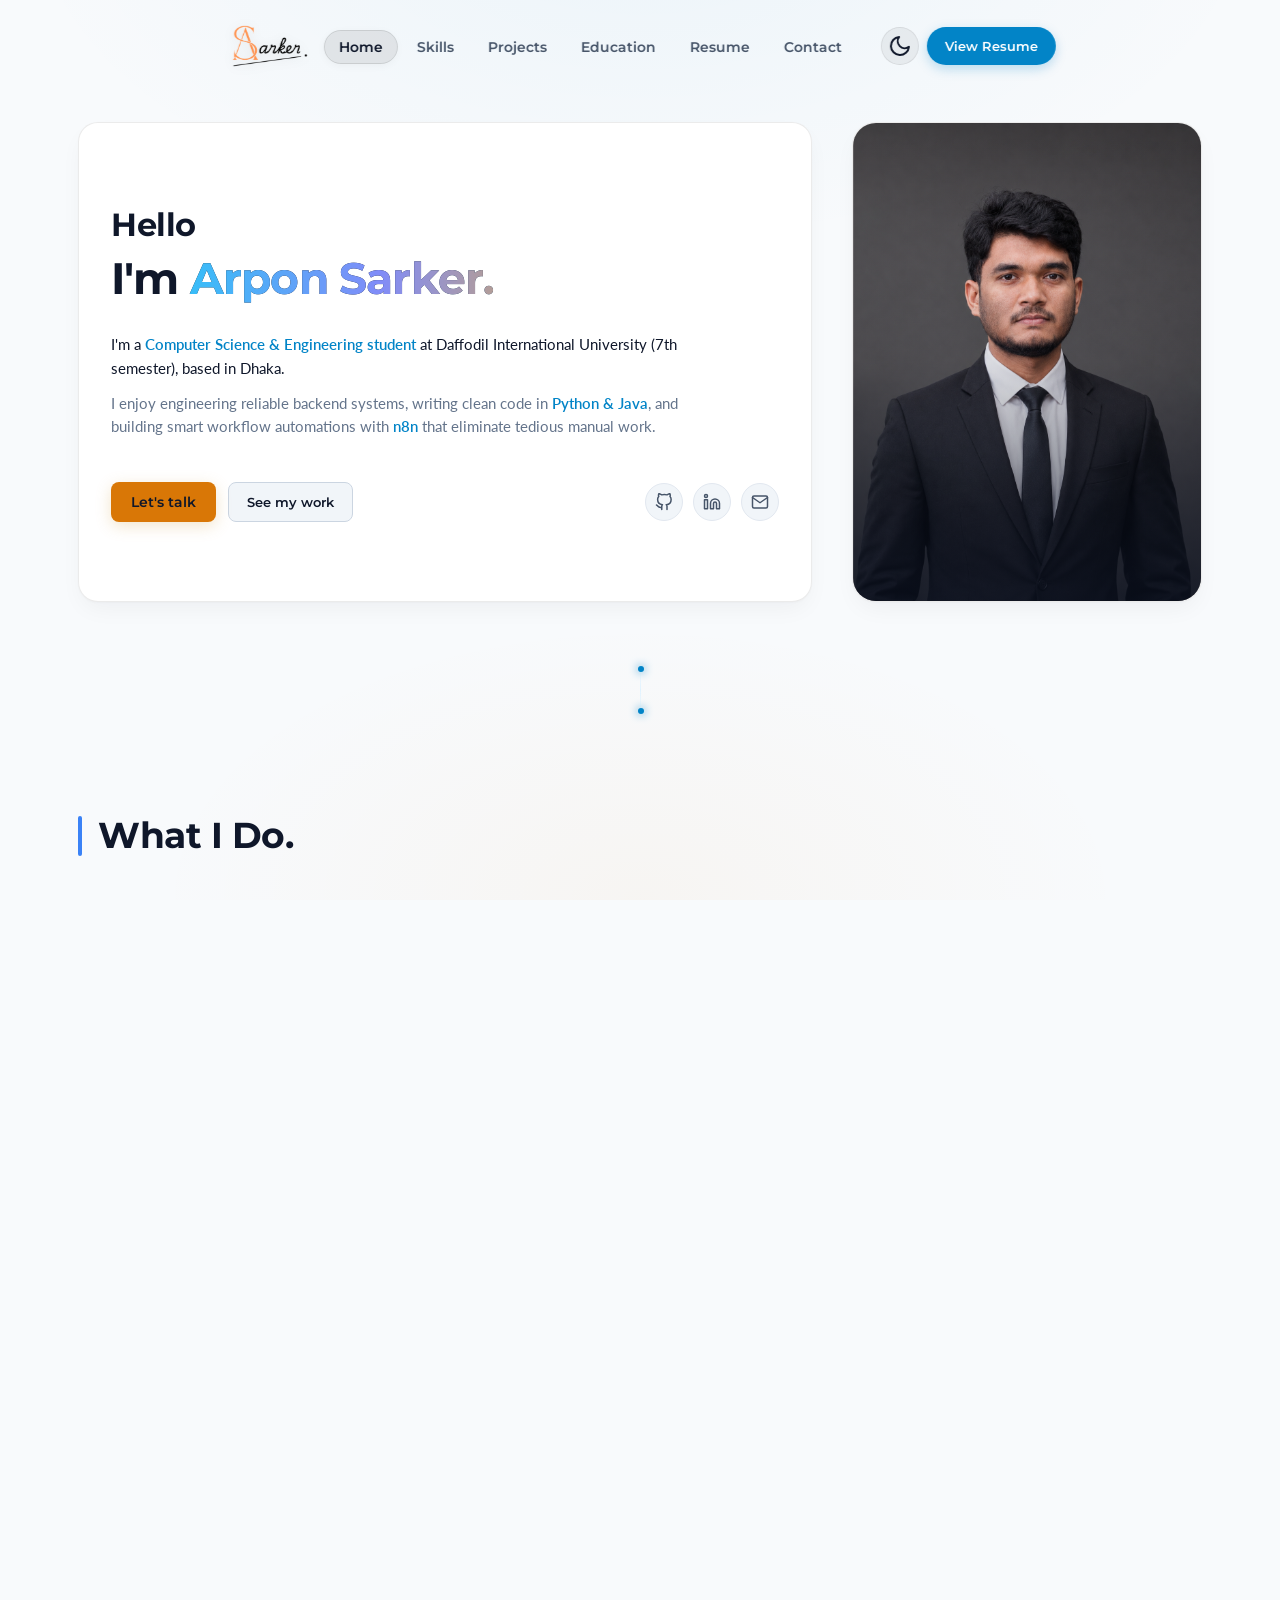
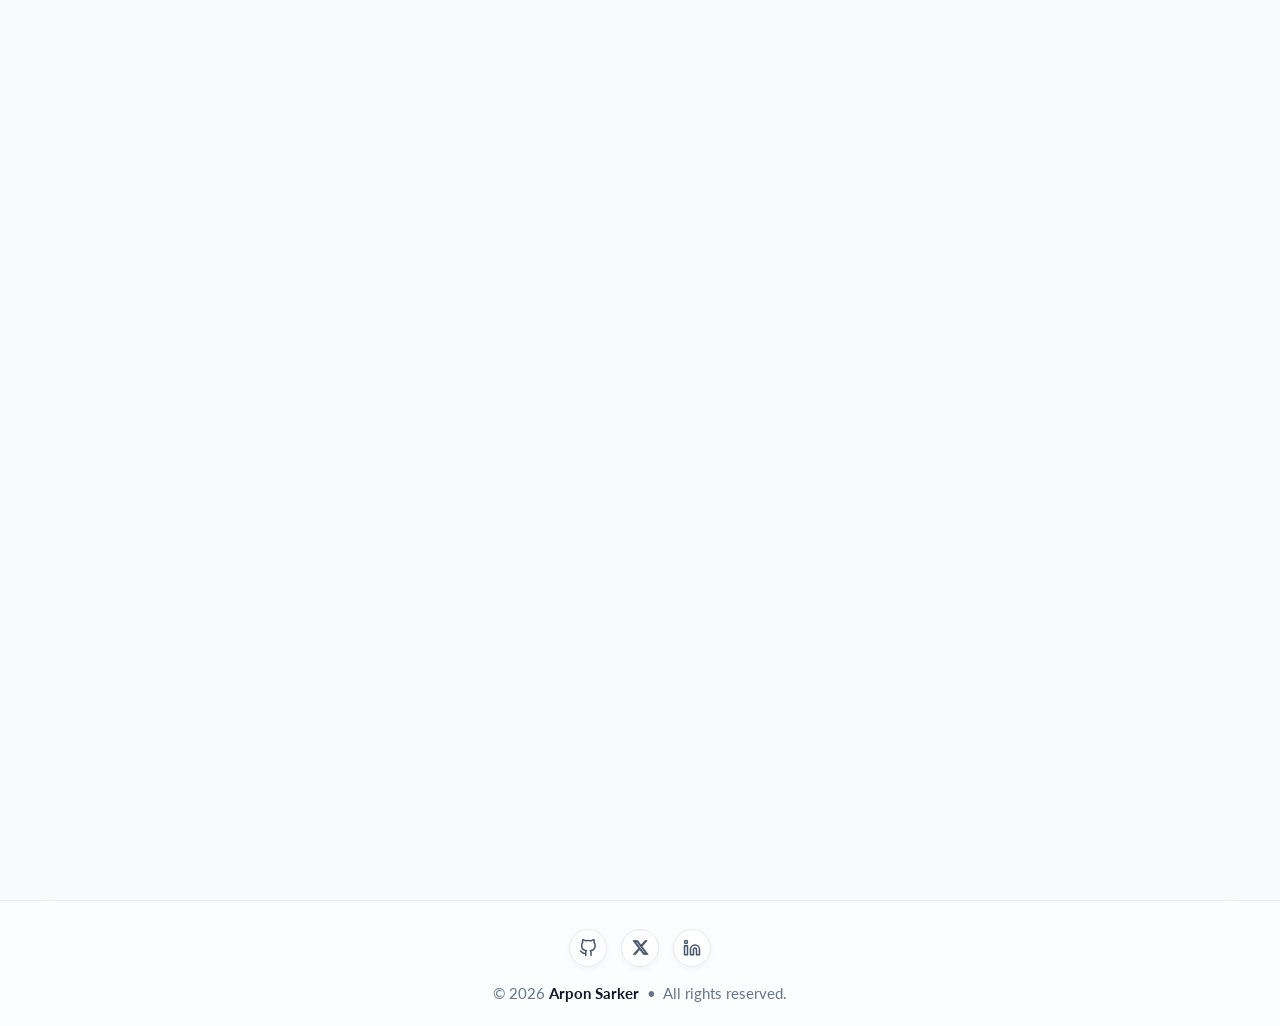
<file: index.html>
<!DOCTYPE html>
<html lang="en">

<head>
    <meta charset="UTF-8">
    <meta name="viewport" content="width=device-width, initial-scale=1.0">

    <!-- Primary SEO Meta Tags -->
    <title>Arpon Sarker | Software Developer & Automation Engineer</title>
    <meta name="title" content="Arpon Sarker | Software Developer & Automation Engineer">
    <meta name="description"
        content="Portfolio of Arpon Sarker, Computer Science & Engineering student at Daffodil International University. Specializing in workflow automation (n8n), Python, Java, Kotlin, and modern software development.">
    <meta name="keywords"
        content="Arpon Sarker, Software Developer, Automation Engineer, n8n Developer, CSE Daffodil International University, Bangladesh Developer, Arpon Portfolio">
    <meta name="author" content="Arpon Sarker">
    <meta name="robots" content="index, follow, max-snippet:-1, max-image-preview:large, max-video-preview:-1">
    <link rel="canonical" href="https://arponsarker.bond/">
    <meta name="theme-color" content="#0B1120">

    <!-- Open Graph / Facebook / LinkedIn / WhatsApp Preview -->
    <meta property="og:type" content="website">
    <meta property="og:url" content="https://arponsarker.bond/">
    <meta property="og:title" content="Arpon Sarker | Software Developer & Automation Engineer">
    <meta property="og:description"
        content="Portfolio of Arpon Sarker. Computer Science & Engineering student at Daffodil International University specializing in backend engineering and workflow automation.">
    <meta property="og:image" content="https://arponsarker.bond/assets/images/arpon-sarker-profile.jpg">
    <meta property="og:site_name" content="Arpon Sarker Portfolio">
    <meta property="og:locale" content="en_US">

    <!-- Twitter Card -->
    <meta name="twitter:card" content="summary_large_image">
    <meta name="twitter:url" content="https://arponsarker.bond/">
    <meta name="twitter:title" content="Arpon Sarker | Software Developer & Automation Engineer">
    <meta name="twitter:description"
        content="Portfolio of Arpon Sarker, Computer Science student at Daffodil International University. Experienced in n8n automation, Python, and Java.">
    <meta name="twitter:image" content="https://arponsarker.bond/assets/images/arpon-sarker-profile.jpg">

    <!-- Favicon & Touch Icons (Auto-adapts to OS/Desktop Light or Dark Theme) -->
    <link rel="icon" type="image/png" href="assets/images/arpon-logo-darkmode.png" media="(prefers-color-scheme: dark)">
    <link rel="icon" type="image/png" href="assets/images/arpon-logo-tight.png" media="(prefers-color-scheme: light)">
    <link rel="icon" type="image/png" href="assets/images/arpon-logo-tight.png">
    <link rel="apple-touch-icon" href="assets/images/arpon-logo-tight.png">

    <!-- Google Structured Data (JSON-LD) for Search Engine Rich Snippets -->
    <script type="application/ld+json">
    {
      "@context": "https://schema.org",
      "@graph": [
        {
          "@type": "Person",
          "@id": "https://arponsarker.bond/#person",
          "name": "Arpon Sarker",
          "alternateName": ["Arpon", "8arpon", "ArponSarker"],
          "url": "https://arponsarker.bond/",
          "image": {
            "@type": "ImageObject",
            "url": "https://arponsarker.bond/assets/images/arpon-sarker-profile.jpg",
            "caption": "Arpon Sarker - Software Developer & Automation Engineer"
          },
          "jobTitle": "Software Developer & Automation Specialist",
          "worksFor": {
            "@type": "Organization",
            "name": "Freelance / Open Source"
          },
          "alumniOf": {
            "@type": "EducationalOrganization",
            "name": "Daffodil International University",
            "sameAs": "https://daffodilvarsity.edu.bd/"
          },
          "nationality": {
            "@type": "Country",
            "name": "Bangladesh"
          },
          "email": "mailto:contact@arponsarker.bond",
          "sameAs": [
            "https://github.com/8arpon",
            "https://www.linkedin.com/in/arpon-sarker",
            "https://x.com/8arpon"
          ],
          "knowsAbout": [
            "Computer Science",
            "n8n Workflow Automation",
            "Python",
            "Java",
            "Kotlin",
            "Web Development",
            "C Programming",
            "REST APIs",
            "Full-Stack Development",
            "Linux & Cloud Deployment",
            "Software Engineering"
          ]
        },
        {
          "@type": "WebSite",
          "@id": "https://arponsarker.bond/#website",
          "url": "https://arponsarker.bond/",
          "name": "Arpon Sarker Portfolio",
          "description": "Official portfolio of Arpon Sarker, Computer Science & Engineering student at Daffodil International University.",
          "publisher": {
            "@id": "https://arponsarker.bond/#person"
          },
          "inLanguage": "en"
        },
        {
          "@type": "Organization",
          "@id": "https://arponsarker.bond/#organization",
          "name": "Arpon Sarker",
          "url": "https://arponsarker.bond/",
          "logo": {
            "@type": "ImageObject",
            "url": "https://arponsarker.bond/assets/images/arpon-logo-darkmode.png",
            "width": "512",
            "height": "512",
            "caption": "Arpon Sarker Official Logo"
          }
        }
      ]
    }
    </script>

    <!-- Stylesheets & Fonts -->
    <link rel="stylesheet" href="assets/css/style.css?v=7.9">

    <!-- Streamlined High-Performance Google Fonts -->
    <link rel="preconnect" href="https://fonts.googleapis.com">
    <link rel="preconnect" href="https://fonts.gstatic.com" crossorigin>
    <link
        href="https://fonts.googleapis.com/css2?family=JetBrains+Mono:wght@400;500;600&family=Lato:ital,wght@0,400;0,700;1,400&family=Montserrat:wght@500;600;700;800&display=swap"
        rel="stylesheet">
</head>

<body>

    <header class="navbar">
        <nav class="nav-container">
            <a href="#home" class="nav-brand">
                <img src="assets/images/arpon-logo-darkmode.png" alt="Arpon Sarker Logo"
                    class="brand-logo-img brand-logo-dark">
                <img src="assets/images/arpon-logo-tight.png" alt="Arpon Sarker Logo"
                    class="brand-logo-img brand-logo-light">
            </a>

            <div class="nav-links-wrapper">
                <ul class="nav-links">
                    <li><a href="#home" class="nav-link active">Home</a></li>
                    <li><a href="#skills" class="nav-link">Skills</a></li>
                    <li><a href="#projects" class="nav-link">Projects</a></li>
                    <li><a href="#education" class="nav-link">Education</a></li>
                    <li><a href="#resume" class="nav-link">Resume</a></li>
                    <li><a href="#contact" class="nav-link">Contact</a></li>
                </ul>
                <div class="mobile-nav-footer">
                    <a href="resume.html" class="btn-cv-mobile">
                        <svg width="16" height="16" viewBox="0 0 24 24" fill="none" stroke="currentColor"
                            stroke-width="2" stroke-linecap="round" stroke-linejoin="round">
                            <path d="M14 2H6a2 2 0 0 0-2 2v16a2 2 0 0 0 2 2h12a2 2 0 0 0 2-2V8z"></path>
                            <polyline points="14 2 14 8 20 8"></polyline>
                            <line x1="16" y1="13" x2="8" y2="13"></line>
                            <line x1="16" y1="17" x2="8" y2="17"></line>
                            <polyline points="10 9 9 9 8 9"></polyline>
                        </svg>
                        View Resume
                    </a>
                </div>
            </div>

            <div class="nav-actions">
                <!-- Theme Toggle inside navbar -->
                <button class="theme-toggle" aria-label="Toggle Theme">
                    <!-- Sun Icon (For Dark Mode) -->
                    <svg class="sun-icon" viewBox="0 0 24 24" fill="none" stroke="currentColor" stroke-width="2"
                        stroke-linecap="round" stroke-linejoin="round">
                        <circle cx="12" cy="12" r="5"></circle>
                        <line x1="12" y1="1" x2="12" y2="3"></line>
                        <line x1="12" y1="21" x2="12" y2="23"></line>
                        <line x1="4.22" y1="4.22" x2="5.64" y2="5.64"></line>
                        <line x1="18.36" y1="18.36" x2="19.78" y2="19.78"></line>
                        <line x1="1" y1="12" x2="3" y2="12"></line>
                        <line x1="21" y1="12" x2="23" y2="12"></line>
                        <line x1="4.22" y1="19.78" x2="5.64" y2="18.36"></line>
                        <line x1="18.36" y1="5.64" x2="19.78" y2="4.22"></line>
                    </svg>
                    <!-- Moon Icon (For Light Mode) -->
                    <svg class="moon-icon" viewBox="0 0 24 24" fill="none" stroke="currentColor" stroke-width="2"
                        stroke-linecap="round" stroke-linejoin="round" style="display: none;">
                        <path d="M21 12.79A9 9 0 1 1 11.21 3 7 7 0 0 0 21 12.79z"></path>
                    </svg>
                </button>
                <a href="resume.html" class="btn-secondary nav-cv-desktop">View Resume</a>
                <button class="menu-toggle" aria-label="Toggle navigation menu">
                    <span></span>
                    <span></span>
                    <span></span>
                </button>
            </div>
        </nav>
    </header>

    <div class="container">

        <!-- Home Section -->
        <!-- Home Section: Interactive Developer Showcase -->
        <section id="home" class="page-section bento-grid">

            <div class="card intro-card physics-card scroll-reveal">
                <h2 id="hello-greet" class="changing-greet">Hello</h2>
                <h1>I'm <span class="typing-text grad-shimmer-text"></span></h1>

                <p>I'm a <strong>Computer Science &amp; Engineering student</strong> at Daffodil International
                    University (7th semester), based in Dhaka.</p>

                <p class="hero-subtext">I enjoy engineering reliable backend systems, writing clean code in
                    <strong>Python &amp; Java</strong>, and building smart workflow automations with
                    <strong>n8n</strong> that eliminate tedious manual work.</p>

                <div class="hero-actions">
                    <div class="button-group">
                        <a href="#contact" class="btn-primary">Let's talk</a>
                        <a href="#projects" class="btn-secondary-hero">See my work</a>
                    </div>
                    <div class="hero-socials">
                        <a href="https://github.com/8arpon" target="_blank" rel="noopener noreferrer"
                            aria-label="GitHub Profile" class="hero-social-btn" title="GitHub">
                            <svg width="18" height="18" viewBox="0 0 24 24" fill="none" stroke="currentColor"
                                stroke-width="2" stroke-linecap="round" stroke-linejoin="round">
                                <path
                                    d="M9 19c-5 1.5-5-2.5-7-3m14 6v-3.87a3.37 3.37 0 0 0-.94-2.61c3.14-.35 6.44-1.54 6.44-7A5.44 5.44 0 0 0 20 4.77 5.07 5.07 0 0 0 19.91 1S18.73.65 16 2.48a13.38 13.38 0 0 0-7 0C6.27.65 5.09 1 5.09 1A5.07 5.07 0 0 0 5 4.77a5.44 5.44 0 0 0-1.5 3.78c0 5.42 3.3 6.61 6.44 7A3.37 3.37 0 0 0 9 18.13V22">
                                </path>
                            </svg>
                        </a>
                        <a href="https://www.linkedin.com/in/arpon-sarker" target="_blank" rel="noopener noreferrer"
                            aria-label="LinkedIn Profile" class="hero-social-btn" title="LinkedIn">
                            <svg width="18" height="18" viewBox="0 0 24 24" fill="none" stroke="currentColor"
                                stroke-width="2" stroke-linecap="round" stroke-linejoin="round">
                                <path
                                    d="M16 8a6 6 0 0 1 6 6v7h-4v-7a2 2 0 0 0-2-2 2 2 0 0 0-2 2v7h-4v-7a6 6 0 0 1 6-6z">
                                </path>
                                <rect x="2" y="9" width="4" height="12"></rect>
                                <circle cx="4" cy="4" r="2"></circle>
                            </svg>
                        </a>
                        <a href="mailto:contact@arponsarker.bond" aria-label="Send Email" class="hero-social-btn"
                            title="Email">
                            <svg width="18" height="18" viewBox="0 0 24 24" fill="none" stroke="currentColor"
                                stroke-width="2" stroke-linecap="round" stroke-linejoin="round">
                                <path d="M4 4h16c1.1 0 2 .9 2 2v12c0 1.1-.9 2-2 2H4c-1.1 0-2-.9-2-2V6c0-1.1.9-2 2-2z">
                                </path>
                                <polyline points="22,6 12,13 2,6"></polyline>
                            </svg>
                        </a>
                    </div>
                </div>
                <div class="glow-effect"></div>
            </div>

            <!-- Animated Illustration Card: Full Portrait Photo with Smooth Avatar Orbit & Terminal Switch on Hover -->
            <div class="card df-illustration-card scroll-reveal">
                <!-- Morphing Photo Layer: Full rectangle cover that morphs into a floating circle avatar on hover -->
                <div class="df-card-photo-layer">
                    <div class="df-orbit-ring ring-1"></div>
                    <div class="df-orbit-ring ring-2"></div>
                    <img src="assets/images/arpon-sarker-profile.jpg" alt="Arpon Sarker" class="df-full-photo" loading="eager">
                    <div class="df-photo-overlay"></div>
                </div>

                <!-- macOS Terminal Card Layer (Switches in on hover below circular avatar) -->
                <div class="df-screen-card" id="mac-terminal-card">
                    <div class="df-screen-header">
                        <div class="mac-traffic-lights">
                            <span class="dot red"></span>
                            <span class="dot yellow"></span>
                            <span class="dot green"></span>
                        </div>
                        <span class="df-screen-title">arpon@portfolio ~ zsh</span>
                    </div>
                    <div class="df-screen-code">
                        <span class="code-kw">const</span> developer = { <br>
                        &nbsp;&nbsp;role: <span class="code-str">'Student'</span>,<br>
                        &nbsp;&nbsp;education: <span class="code-str">'B.Sc in CSE, DIU'</span>,<br>
                        &nbsp;&nbsp;focus: [<span class="code-str">'n8n Workflows'</span>, <span
                            class="code-str">'APIs'</span>, <span class="code-str">'Python'</span>],<br>
                        &nbsp;&nbsp;status: <span class="code-str">'Open to opportunities'</span><br>
                        };
                    </div>
                </div>
            </div>

        </section>

        <div class="connector scroll-reveal"></div>

        <!-- Skills Section: "What I Do" Streamlined & Modern -->
        <section id="skills" class="page-section">
            <div class="section-header scroll-reveal">
                <div class="blue-line"></div>
                <h2>What I Do.</h2>
            </div>

            <p class="section-lead-text scroll-reveal">
                Areas of Technical Competence &bull; Systems, Automation &amp; Web Development
            </p>

            <!-- Big Interactive Software Skills Bar with Authentic Brand SVGs -->
            <div class="df-tech-icons-wrap scroll-reveal">
                <!-- n8n -->
                <div class="df-tech-badge" title="n8n Workflow Automation">
                    <div class="df-tech-icon-circle n8n-bg">
                        <svg width="30" height="30" viewBox="0 0 24 24" fill="currentColor">
                            <path
                                d="M13.568 7.375a3.468 3.468 0 1 0-3.468 3.468 3.468 3.468 0 0 0 3.468-3.468zm-5.074 0a1.606 1.606 0 1 1 1.606 1.606 1.606 1.606 0 0 1-1.606-1.606zm9.355 4.673a3.468 3.468 0 1 0 3.468 3.468 3.468 3.468 0 0 0-3.468-3.468zm0 5.074a1.606 1.606 0 1 1 1.606-1.606 1.606 1.606 0 0 1-1.606 1.606zM6.15 12.048a3.468 3.468 0 1 0 3.468 3.468 3.468 3.468 0 0 0-3.468-3.468zm0 5.074a1.606 1.606 0 1 1 1.606-1.606 1.606 1.606 0 0 1-1.606 1.606zM12.9 14.584l-1.99-1.99a5.32 5.32 0 0 0-1.29.626l1.99 1.99a5.32 5.32 0 0 0 1.29-.626zm1.758-3.748l1.99 1.99a5.32 5.32 0 0 0 1.29-.626l-1.99-1.99a5.32 5.32 0 0 0-1.29.626z" />
                        </svg>
                    </div>
                    <span>n8n</span>
                </div>

                <!-- Python Official Logo -->
                <div class="df-tech-badge" title="Python">
                    <div class="df-tech-icon-circle python-bg">
                        <svg width="30" height="30" viewBox="0 0 24 24" fill="currentColor">
                            <path
                                d="M11.914 0C5.82 0 6.2 2.656 6.2 2.656l.006 2.75h5.813v.825H3.85S0 5.766 0 11.906c0 6.14 3.375 5.922 3.375 5.922h2.016v-2.828s-.11-3.375 3.32-3.375h5.703s3.21.055 3.21-3.11V3.11S18.062 0 11.914 0zM8.72 1.816a1.07 1.07 0 1 1 0 2.14 1.07 1.07 0 0 1 0-2.14zm3.366 22.184c6.094 0 5.714-2.656 5.714-2.656l-.006-2.75H11.98v-.825h8.172s3.85.465 3.85-5.675c0-6.14-3.375-5.922-3.375-5.922h-2.016v2.828s.11 3.375-3.32 3.375H9.638s-3.21-.055-3.21 3.11v5.336s-.442 3.11 5.708 3.11zm3.194-1.816a1.07 1.07 0 1 1 0-2.14 1.07 1.07 0 0 1 0-2.14z" />
                        </svg>
                    </div>
                    <span>Python</span>
                </div>

                <!-- Java Official Logo -->
                <div class="df-tech-badge" title="Java">
                    <div class="df-tech-icon-circle java-bg">
                        <svg width="30" height="30" viewBox="0 0 24 24" fill="currentColor">
                            <path
                                d="M8.851 18.56s-.917.534.667.72c2.209.26 3.473.235 5.99-.214 0 0 .973.633 2.107.412-4.148 1.944-11.83.673-8.764-.918zm-1.12-2.923s-1.049.75.474.96c2.575.355 4.962.37 8.718-.328 0 0 .641.41 1.439.438-5.32 1.674-14.28 1.085-10.631-1.07zm11.025 5.215s1.284-.805-.333-1.096c-3.15-.568-7.398-.475-10.744.15 0 0-.616.48-.067.669 4.312.983 9.426.697 11.144.277zM9.467 12.392c0 0-3.334.809-.597 1.157 2.457.311 5.48.274 9.076-.237 0 0 .809.52 1.344.414-4.887 1.62-13.627 1.02-9.823-1.334zm3.896-12.392s3.654 3.654-2.824 7.37c-5.219 2.993-1.464 4.707-.025 6.78-2.614-2.42-3.766-4.52-2.316-6.49 1.83-2.484 6.765-4.498 5.165-7.66zm.804 3.968s2.83 2.83-2.189 5.713c-4.043 2.321-1.135 3.649-.019 5.257-2.026-1.876-2.92-3.504-1.796-5.032 1.419-1.926 5.244-3.487 4.004-5.938z" />
                        </svg>
                    </div>
                    <span>Java</span>
                </div>

                <!-- HTML5 Official Logo -->
                <div class="df-tech-badge" title="HTML5">
                    <div class="df-tech-icon-circle html-bg">
                        <svg width="28" height="28" viewBox="0 0 24 24" fill="currentColor">
                            <path
                                d="M1.5 0h21l-1.91 21.563L11.977 24l-8.564-2.438L1.5 0zm7.031 9.75l-.232-2.718 10.059.003.24-2.722H5.405l.682 8.156h8.809l-.307 3.426-2.612.703-2.618-.703-.172-1.922H6.969l.342 4.141 4.666 1.295 4.672-1.295.635-7.069H8.531z" />
                        </svg>
                    </div>
                    <span>HTML5</span>
                </div>

                <!-- CSS3 Official Logo -->
                <div class="df-tech-badge" title="CSS3">
                    <div class="df-tech-icon-circle css-bg">
                        <svg width="28" height="28" viewBox="0 0 24 24" fill="currentColor">
                            <path
                                d="M1.5 0h21l-1.91 21.563L11.977 24l-8.565-2.438L1.5 0zm17.09 4.313H5.406l.24 2.719h10.372l-.24 2.718H6.125l.24 2.719h8.809l-.307 3.426-2.89.781-2.89-.781-.173-1.922H6.69l.342 4.141 4.945 1.373 4.947-1.373.635-7.069.002-.023.63-7.69z" />
                        </svg>
                    </div>
                    <span>CSS3</span>
                </div>

                <!-- GitHub Official Octocat Logo -->
                <div class="df-tech-badge" title="GitHub">
                    <div class="df-tech-icon-circle git-bg">
                        <svg width="30" height="30" viewBox="0 0 24 24" fill="currentColor">
                            <path fill-rule="evenodd" clip-rule="evenodd"
                                d="M12 2C6.477 2 2 6.484 2 12.017c0 4.425 2.865 8.18 6.839 9.504.5.092.682-.217.682-.483 0-.237-.008-.868-.013-1.703-2.782.605-3.369-1.343-3.369-1.343-.454-1.158-1.11-1.466-1.11-1.466-.908-.62.069-.608.069-.608 1.003.07 1.53 1.032 1.53 1.032.892 1.53 2.341 1.088 2.91.832.092-.647.35-1.088.636-1.338-2.22-.253-4.555-1.113-4.555-4.951 0-1.093.39-1.988 1.029-2.688-.103-.253-.446-1.272.098-2.65 0 0 .84-.27 2.75 1.026A9.564 9.564 0 0112 6.844c.85.004 1.705.115 2.504.337 1.909-1.296 2.747-1.027 2.747-1.027.546 1.379.202 2.398.1 2.651.64.7 1.028 1.595 1.028 2.688 0 3.848-2.339 4.695-4.566 4.943.359.309.678.92.678 1.855 0 1.338-.012 2.419-.012 2.747 0 .268.18.58.688.482A10.019 10.019 0 0022 12.017C22 6.484 17.522 2 12 2z" />
                        </svg>
                    </div>
                    <span>GitHub</span>
                </div>

                <!-- REST APIs Official Cloud/Webhook Logo -->
                <div class="df-tech-badge" title="REST APIs & Webhooks">
                    <div class="df-tech-icon-circle api-bg">
                        <svg width="28" height="28" viewBox="0 0 24 24" fill="none" stroke="currentColor"
                            stroke-width="2" stroke-linecap="round" stroke-linejoin="round">
                            <path d="M18 10h-1.26A8 8 0 1 0 9 20h9a5 5 0 0 0 0-10z"></path>
                        </svg>
                    </div>
                    <span>REST APIs</span>
                </div>

                <!-- C Programming Logo -->
                <div class="df-tech-badge" title="C Language">
                    <div class="df-tech-icon-circle c-bg">
                        <svg width="28" height="28" viewBox="0 0 24 24" fill="currentColor">
                            <path
                                d="M12.002 0C5.373 0 0 5.373 0 12s5.373 12 12.002 12c4.004 0 7.556-1.956 9.756-4.975l-4.148-2.395c-1.328 1.696-3.354 2.784-5.608 2.784-3.993 0-7.23-3.237-7.23-7.414 0-4.177 3.237-7.414 7.23-7.414 2.254 0 4.28 1.088 5.608 2.784l4.148-2.395C19.558 1.956 16.006 0 12.002 0z" />
                        </svg>
                    </div>
                    <span>C Core</span>
                </div>
            </div>

            <!-- 3 Core Engineering Pillars (Clean & Focused) -->
            <div class="what-i-do-pillars">

                <!-- Pillar 1: Workflow Automation & APIs -->
                <div class="card pillar-card scroll-reveal">
                    <div class="pillar-top">
                        <div class="pillar-icon-box auto-pill-bg">
                            <span class="pillar-emoji">⚡</span>
                        </div>
                        <span class="pillar-tag">Core Focus</span>
                    </div>
                    <h3>Workflow &amp; API Automation</h3>
                    <p>Building automated event-driven pipelines, webhook listeners, and background task handlers that
                        eliminate manual digital labor.</p>
                    <div class="pillar-skills">
                        <span class="pill-chip">n8n</span>
                        <span class="pill-chip">Python</span>
                        <span class="pill-chip">Webhooks</span>
                        <span class="pill-chip">Telegram Bots</span>
                    </div>
                </div>

                <!-- Pillar 2: Software Engineering & Logic -->
                <div class="card pillar-card scroll-reveal">
                    <div class="pillar-top">
                        <div class="pillar-icon-box se-pill-bg">
                            <span class="pillar-emoji">🛠️</span>
                        </div>
                        <span class="pillar-tag">Architecture</span>
                    </div>
                    <h3>Backend &amp; Systems Logic</h3>
                    <p>Engineering solid Object-Oriented software architectures, data structures, and algorithmic
                        solutions with clean maintainable code.</p>
                    <div class="pillar-skills">
                        <span class="pill-chip">Java</span>
                        <span class="pill-chip">C</span>
                        <span class="pill-chip">OOP Design</span>
                        <span class="pill-chip">Algorithms</span>
                    </div>
                </div>

                <!-- Pillar 3: Web & Interface Development -->
                <div class="card pillar-card scroll-reveal">
                    <div class="pillar-top">
                        <div class="pillar-icon-box web-pill-bg">
                            <span class="pillar-emoji">💻</span>
                        </div>
                        <span class="pillar-tag">Frontend</span>
                    </div>
                    <h3>Modern Web Interfaces</h3>
                    <p>Designing fast, accessible, responsive websites with dynamic interactivity, sleek
                        micro-animations, and fluid UX.</p>
                    <div class="pillar-skills">
                        <span class="pill-chip">HTML5</span>
                        <span class="pill-chip">CSS3</span>
                        <span class="pill-chip">Semantic Web</span>
                        <span class="pill-chip">Responsive UX</span>
                    </div>
                </div>

            </div>
        </section>

        <div class="connector scroll-reveal"></div>

        <!-- Projects Section -->
        <section id="projects" class="page-section">
            <div class="section-header scroll-reveal">
                <div class="blue-line"></div>
                <h2>Project Works.</h2>
            </div>

            <!-- Interactive Project Category Filter Bar -->
            <div class="projects-filter-bar scroll-reveal">
                <button type="button" class="project-filter-btn active" data-filter="all">
                    <span class="filter-dot" style="color: #38BDF8;"></span>
                    <span>All Projects</span>
                    <span class="filter-count-badge">6</span>
                </button>
                <button type="button" class="project-filter-btn" data-filter="web">
                    <span class="filter-dot" style="color: #38BDF8;"></span>
                    <span>Web &amp; Portals</span>
                    <span class="filter-count-badge">2</span>
                </button>
                <button type="button" class="project-filter-btn" data-filter="systems">
                    <span class="filter-dot" style="color: #F59E0B;"></span>
                    <span>Systems &amp; CLI</span>
                    <span class="filter-count-badge">3</span>
                </button>
                <button type="button" class="project-filter-btn" data-filter="mobile">
                    <span class="filter-dot" style="color: #10B981;"></span>
                    <span>Mobile Apps</span>
                    <span class="filter-count-badge">1</span>
                </button>
            </div>

            <div class="grid projects-grid">

                <!-- ========================================================
                     N8N AUTOMATIONS & BOT PROJECTS (CURRENTLY HIDDEN)
                     Uncomment any card below whenever you want to display it!
                     ======================================================== -->
                <!--
                <div class="project-card scroll-reveal">
                    <div class="project-img-wrapper">
                        <span class="project-badge n8n-badge">n8n Workflow</span>
                        <div class="project-card-visual">
                            <svg width="48" height="48" viewBox="0 0 24 24" fill="none" stroke="#38BDF8" stroke-width="1.8" stroke-linecap="round" stroke-linejoin="round"><path d="M4 4h16c1.1 0 2 .9 2 2v12c0 1.1-.9 2-2 2H4c-1.1 0-2-.9-2-2V6c0-1.1.9-2 2-2z"></path><polyline points="22,6 12,13 2,6"></polyline></svg>
                            <span class="project-visual-tag">Gmail ➔ AI ➔ Telegram</span>
                        </div>
                    </div>
                    <div class="project-content">
                        <h3>Agentic Email Assistant</h3>
                        <p class="text-muted">An intelligent agent that monitors inbox, analyzes email intent with LLMs, and sends real-time contextual summaries to Telegram.</p>
                        <div class="tags">
                            <span class="tag">n8n Automation</span>
                            <span class="tag">AI Agent</span>
                            <span class="tag">Telegram Bot</span>
                        </div>
                    </div>
                </div>

                <div class="project-card scroll-reveal">
                    <div class="project-img-wrapper">
                        <span class="project-badge n8n-badge">n8n Workflow</span>
                        <div class="project-card-visual">
                            <svg width="48" height="48" viewBox="0 0 24 24" fill="none" stroke="#38BDF8" stroke-width="1.8" stroke-linecap="round" stroke-linejoin="round"><path d="M14 2H6a2 2 0 0 0-2 2v16a2 2 0 0 0 2 2h12a2 2 0 0 0 2-2V8z"></path><polyline points="14 2 14 8 20 8"></polyline><line x1="16" y1="13" x2="8" y2="13"></line><line x1="16" y1="17" x2="8" y2="17"></line><polyline points="10 9 9 9 8 9"></polyline></svg>
                            <span class="project-visual-tag">Telegram Bot ➔ PDF Generator</span>
                        </div>
                    </div>
                    <div class="project-content">
                        <h3>DIU Cover Page Bot</h3>
                        <p class="text-muted">Automated Telegram bot that instantly collects assignment and lab report info from students, then auto-compiles standard formatted DIU cover page PDFs.</p>
                        <div class="tags">
                            <span class="tag">n8n</span>
                            <span class="tag">Document Automation</span>
                            <span class="tag">Telegram API</span>
                        </div>
                    </div>
                </div>

                <div class="project-card scroll-reveal">
                    <div class="project-img-wrapper">
                        <span class="project-badge n8n-badge">n8n Workflow</span>
                        <div class="project-card-visual">
                            <svg width="48" height="48" viewBox="0 0 24 24" fill="none" stroke="#38BDF8" stroke-width="1.8" stroke-linecap="round" stroke-linejoin="round"><rect x="3" y="4" width="18" height="18" rx="2" ry="2"></rect><line x1="16" y1="2" x2="16" y2="6"></line><line x1="8" y1="2" x2="8" y2="6"></line><line x1="3" y1="10" x2="21" y2="10"></line></svg>
                            <span class="project-visual-tag">Sports API ➔ Google Calendar</span>
                        </div>
                    </div>
                    <div class="project-content">
                        <h3>Football Calendar Sync</h3>
                        <p class="text-muted">Pulls upcoming fixtures for favorite clubs from football APIs and automatically syncs match kick-off times directly into Google Calendar with reminder alerts.</p>
                        <div class="tags">
                            <span class="tag">n8n</span>
                            <span class="tag">Google Calendar API</span>
                            <span class="tag">Sports API</span>
                        </div>
                    </div>
                </div>

                <div class="project-card scroll-reveal">
                    <div class="project-img-wrapper">
                        <span class="project-badge n8n-badge">n8n Workflow</span>
                        <div class="project-card-visual">
                            <svg width="48" height="48" viewBox="0 0 24 24" fill="none" stroke="#38BDF8" stroke-width="1.8" stroke-linecap="round" stroke-linejoin="round"><circle cx="12" cy="12" r="10"></circle><polyline points="12 6 12 12 16 14"></polyline></svg>
                            <span class="project-visual-tag">Scheduled Webhook ➔ Daily Brief</span>
                        </div>
                    </div>
                    <div class="project-content">
                        <h3>Football Schedule Bot</h3>
                        <p class="text-muted">A scheduled automation bot that sends daily football match schedules, lineup updates, and kick-off countdowns directly to users on Telegram.</p>
                        <div class="tags">
                            <span class="tag">n8n Automation</span>
                            <span class="tag">Cron Trigger</span>
                            <span class="tag">Telegram Bot</span>
                        </div>
                    </div>
                </div>

                <div class="project-card scroll-reveal">
                    <div class="project-img-wrapper">
                        <span class="project-badge n8n-badge">n8n Workflow</span>
                        <div class="project-card-visual">
                            <svg width="48" height="48" viewBox="0 0 24 24" fill="none" stroke="#38BDF8" stroke-width="1.8" stroke-linecap="round" stroke-linejoin="round"><polygon points="23 7 16 12 23 17 23 7"></polygon><rect x="1" y="5" width="15" height="14" rx="2" ry="2"></rect></svg>
                            <span class="project-visual-tag">Transcript ➔ AI Summary ➔ Notes</span>
                        </div>
                    </div>
                    <div class="project-content">
                        <h3>YouTube Video Summarizer</h3>
                        <p class="text-muted">Extracts transcripts from YouTube links via n8n, leverages AI to create chapter-wise key takeaways and bullet points, and delivers them instantly.</p>
                        <div class="tags">
                            <span class="tag">n8n</span>
                            <span class="tag">LLM / OpenAI</span>
                            <span class="tag">AI Summarization</span>
                        </div>
                    </div>
                </div>
                -->

                <!-- 01. Personal Portfolio Website (Current) -->
                <article class="project-card scroll-reveal" data-category="web">
                    <div class="project-header-bar">
                        <div class="project-type-badge">
                            <span class="project-dot live-pulse" style="--dot-color: #38BDF8;"></span>
                            Web Application
                        </div>
                        <div class="project-meta-pill">
                            <span class="project-date">Oct 2026</span>
                        </div>
                    </div>
                    <a href="https://github.com/8arpon/arpon-portfolio" target="_blank" rel="noopener noreferrer"
                        class="project-card-image-wrap" aria-label="Developer Portfolio Website screenshot">
                        <img src="assets/images/portfolio-preview.png" alt="Arpon Sarker Portfolio Preview"
                            class="project-card-img" loading="lazy">
                        <div class="project-card-img-overlay"></div>
                        <div class="project-hover-badge">
                            <span>Explore Repo</span>
                            <svg width="14" height="14" viewBox="0 0 24 24" fill="none" stroke="currentColor"
                                stroke-width="2.5" stroke-linecap="round" stroke-linejoin="round">
                                <line x1="7" y1="17" x2="17" y2="7"></line>
                                <polyline points="7 7 17 7 17 17"></polyline>
                            </svg>
                        </div>
                    </a>
                    <div class="project-content">
                        <div class="project-headline">
                            <h3><a href="https://github.com/8arpon/arpon-portfolio" target="_blank"
                                    rel="noopener noreferrer" class="project-title-link">Developer Portfolio Website</a>
                            </h3>
                        </div>
                        <p class="text-muted">Personal portfolio website built with clean vanilla HTML, CSS, and modern
                            JavaScript. Hosted on an Oracle Cloud Infrastructure instance via Nginx with automated CI/CD
                            rsync deployments.</p>
                        <div class="tags">
                            <span class="tag"><span class="tag-tech-dot"
                                    style="background: #E34F26;"></span>HTML5</span>
                            <span class="tag"><span class="tag-tech-dot" style="background: #1572B6;"></span>CSS3</span>
                            <span class="tag"><span class="tag-tech-dot"
                                    style="background: #F7DF1E;"></span>JavaScript</span>
                            <span class="tag"><span class="tag-tech-dot" style="background: #F80000;"></span>Oracle
                                Cloud</span>
                            <span class="tag"><span class="tag-tech-dot"
                                    style="background: #009639;"></span>Nginx</span>
                        </div>
                        <div class="project-footer-actions">
                            <a href="https://github.com/8arpon/arpon-portfolio" target="_blank"
                                rel="noopener noreferrer" class="project-action-btn primary-action">
                                <svg width="15" height="15" viewBox="0 0 24 24" fill="none" stroke="currentColor"
                                    stroke-width="2" stroke-linecap="round" stroke-linejoin="round">
                                    <path
                                        d="M9 19c-5 1.5-5-2.5-7-3m14 6v-3.87a3.37 3.37 0 0 0-.94-2.61c3.14-.35 6.44-1.54 6.44-7A5.44 5.44 0 0 0 20 4.77 5.07 5.07 0 0 0 19.91 1S18.73.65 16 2.48a13.38 13.38 0 0 0-7 0C6.27.65 5.09 1 5.09 1A5.07 5.07 0 0 0 5 4.77a5.44 5.44 0 0 0-1.5 3.78c0 5.42 3.3 6.61 6.44 7A3.37 3.37 0 0 0 9 18.13V22">
                                    </path>
                                </svg>
                                <span>Source Code</span>
                                <svg class="arrow-icon" width="14" height="14" viewBox="0 0 24 24" fill="none"
                                    stroke="currentColor" stroke-width="2" stroke-linecap="round"
                                    stroke-linejoin="round">
                                    <line x1="7" y1="17" x2="17" y2="7"></line>
                                    <polyline points="7 7 17 7 17 17"></polyline>
                                </svg>
                            </a>
                        </div>
                    </div>
                </article>

                <!-- 02. Student Course Registration Portal (August 2026) -->
                <article class="project-card scroll-reveal" data-category="web">
                    <div class="project-header-bar">
                        <div class="project-type-badge">
                            <span class="project-dot" style="--dot-color: #38BDF8;"></span>
                            Full-Stack Portal
                        </div>
                        <div class="project-meta-pill">
                            <span class="project-date">Aug 2026</span>
                        </div>
                    </div>
                    <a href="https://github.com/8arpon/student-course-registration-portal" target="_blank"
                        rel="noopener noreferrer" class="project-card-image-wrap"
                        aria-label="Student Portal System screenshot">
                        <img src="assets/images/student-portal-dashboard.png"
                            alt="Student Course Registration Portal Dashboard Preview" class="project-card-img"
                            loading="lazy">
                        <div class="project-card-img-overlay"></div>
                        <div class="project-hover-badge">
                            <span>Explore Repo</span>
                            <svg width="14" height="14" viewBox="0 0 24 24" fill="none" stroke="currentColor"
                                stroke-width="2.5" stroke-linecap="round" stroke-linejoin="round">
                                <line x1="7" y1="17" x2="17" y2="7"></line>
                                <polyline points="7 7 17 7 17 17"></polyline>
                            </svg>
                        </div>
                    </a>
                    <div class="project-content">
                        <div class="project-headline">
                            <h3><a href="https://github.com/8arpon/student-course-registration-portal" target="_blank"
                                    rel="noopener noreferrer" class="project-title-link">Student Portal System</a></h3>
                        </div>
                        <p class="text-muted">A full-stack university course registration portal with relational
                            database management, session authentication, real-time seat availability, and student grade
                            tracking.</p>
                        <div class="tags">
                            <span class="tag"><span class="tag-tech-dot" style="background: #F89820;"></span>Java</span>
                            <span class="tag"><span class="tag-tech-dot"
                                    style="background: #336791;"></span>MySQL</span>
                            <span class="tag"><span class="tag-tech-dot" style="background: #38BDF8;"></span>Web
                                Portal</span>
                            <span class="tag"><span class="tag-tech-dot"
                                    style="background: #A855F7;"></span>Full-Stack</span>
                        </div>
                        <div class="project-footer-actions">
                            <a href="https://github.com/8arpon/student-course-registration-portal" target="_blank"
                                rel="noopener noreferrer" class="project-action-btn primary-action">
                                <svg width="15" height="15" viewBox="0 0 24 24" fill="none" stroke="currentColor"
                                    stroke-width="2" stroke-linecap="round" stroke-linejoin="round">
                                    <path
                                        d="M9 19c-5 1.5-5-2.5-7-3m14 6v-3.87a3.37 3.37 0 0 0-.94-2.61c3.14-.35 6.44-1.54 6.44-7A5.44 5.44 0 0 0 20 4.77 5.07 5.07 0 0 0 19.91 1S18.73.65 16 2.48a13.38 13.38 0 0 0-7 0C6.27.65 5.09 1 5.09 1A5.07 5.07 0 0 0 5 4.77a5.44 5.44 0 0 0-1.5 3.78c0 5.42 3.3 6.61 6.44 7A3.37 3.37 0 0 0 9 18.13V22">
                                    </path>
                                </svg>
                                <span>Source Code</span>
                                <svg class="arrow-icon" width="14" height="14" viewBox="0 0 24 24" fill="none"
                                    stroke="currentColor" stroke-width="2" stroke-linecap="round"
                                    stroke-linejoin="round">
                                    <line x1="7" y1="17" x2="17" y2="7"></line>
                                    <polyline points="7 7 17 7 17 17"></polyline>
                                </svg>
                            </a>
                        </div>
                    </div>
                </article>

                <!-- 03. Budget Management App (March 2026) -->
                <article class="project-card scroll-reveal" data-category="mobile">
                    <div class="project-header-bar">
                        <div class="project-type-badge">
                            <span class="project-dot" style="--dot-color: #10B981;"></span>
                            Android App
                        </div>
                        <div class="project-meta-pill">
                            <span class="project-date">Mar 2026</span>
                        </div>
                    </div>
                    <a href="https://github.com/8arpon/Bachelors-Wallet" target="_blank" rel="noopener noreferrer"
                        class="project-card-image-wrap" aria-label="Budget Management App screenshot">
                        <img src="assets/images/budget-app-preview.png" alt="Bachelor's Wallet Budget Planner Preview"
                            class="project-card-img" loading="lazy">
                        <div class="project-card-img-overlay"></div>
                        <div class="project-hover-badge">
                            <span>Explore Repo</span>
                            <svg width="14" height="14" viewBox="0 0 24 24" fill="none" stroke="currentColor"
                                stroke-width="2.5" stroke-linecap="round" stroke-linejoin="round">
                                <line x1="7" y1="17" x2="17" y2="7"></line>
                                <polyline points="7 7 17 7 17 17"></polyline>
                            </svg>
                        </div>
                    </a>
                    <div class="project-content">
                        <div class="project-headline">
                            <h3><a href="https://github.com/8arpon/Bachelors-Wallet" target="_blank"
                                    rel="noopener noreferrer" class="project-title-link">Bachelor's Wallet — Budget Planner</a></h3>
                        </div>
                        <p class="text-muted">A dedicated personal finance Android app built for university students to track monthly stipends, calculate savings targets using the 80/20 budgeting rule, and manage mess/hostel dues offline with SQLite.</p>
                        <div class="tags">
                            <span class="tag"><span class="tag-tech-dot"
                                    style="background: #7F52FF;"></span>Kotlin</span>
                            <span class="tag"><span class="tag-tech-dot" style="background: #3DDC84;"></span>Android
                                SDK</span>
                            <span class="tag"><span class="tag-tech-dot" style="background: #10B981;"></span>Finance
                                UI</span>
                            <span class="tag"><span class="tag-tech-dot" style="background: #0284C7;"></span>SQLite /
                                Room</span>
                        </div>
                        <div class="project-footer-actions">
                            <a href="https://github.com/8arpon/Bachelors-Wallet" target="_blank"
                                rel="noopener noreferrer" class="project-action-btn primary-action">
                                <svg width="15" height="15" viewBox="0 0 24 24" fill="none" stroke="currentColor"
                                    stroke-width="2" stroke-linecap="round" stroke-linejoin="round">
                                    <path
                                        d="M9 19c-5 1.5-5-2.5-7-3m14 6v-3.87a3.37 3.37 0 0 0-.94-2.61c3.14-.35 6.44-1.54 6.44-7A5.44 5.44 0 0 0 20 4.77 5.07 5.07 0 0 0 19.91 1S18.73.65 16 2.48a13.38 13.38 0 0 0-7 0C6.27.65 5.09 1 5.09 1A5.07 5.07 0 0 0 5 4.77a5.44 5.44 0 0 0-1.5 3.78c0 5.42 3.3 6.61 6.44 7A3.37 3.37 0 0 0 9 18.13V22">
                                    </path>
                                </svg>
                                <span>Source Code</span>
                                <svg class="arrow-icon" width="14" height="14" viewBox="0 0 24 24" fill="none"
                                    stroke="currentColor" stroke-width="2" stroke-linecap="round"
                                    stroke-linejoin="round">
                                    <line x1="7" y1="17" x2="17" y2="7"></line>
                                    <polyline points="7 7 17 7 17 17"></polyline>
                                </svg>
                            </a>
                        </div>
                    </div>
                </article>

                <!-- 04. Hostel Management (January 2026) -->
                <article class="project-card scroll-reveal" data-category="systems">
                    <div class="project-header-bar">
                        <div class="project-type-badge">
                            <span class="project-dot" style="--dot-color: #F59E0B;"></span>
                            Desktop Software
                        </div>
                        <div class="project-meta-pill">
                            <span class="project-date">Jan 2026</span>
                        </div>
                    </div>
                    <a href="https://github.com/8arpon/Hostel-Management-Project_Java" target="_blank"
                        rel="noopener noreferrer" class="project-card-image-wrap"
                        aria-label="Hostel Management Software screenshot">
                        <img src="assets/images/hostel-management-preview.png"
                            alt="The Nexus Home Hostel Management System Preview" class="project-card-img"
                            loading="lazy">
                        <div class="project-card-img-overlay"></div>
                        <div class="project-hover-badge">
                            <span>Explore Repo</span>
                            <svg width="14" height="14" viewBox="0 0 24 24" fill="none" stroke="currentColor"
                                stroke-width="2.5" stroke-linecap="round" stroke-linejoin="round">
                                <line x1="7" y1="17" x2="17" y2="7"></line>
                                <polyline points="7 7 17 7 17 17"></polyline>
                            </svg>
                        </div>
                    </a>
                    <div class="project-content">
                        <div class="project-headline">
                            <h3><a href="https://github.com/8arpon/Hostel-Management-Project_Java" target="_blank"
                                    rel="noopener noreferrer" class="project-title-link">Hostel Management</a></h3>
                        </div>
                        <p class="text-muted">A comprehensive desktop management software developed in JavaFX to
                            automate hostel allocations, student meal accounts, fee records, and administrative report
                            exports.</p>
                        <div class="tags">
                            <span class="tag"><span class="tag-tech-dot" style="background: #F89820;"></span>Java</span>
                            <span class="tag"><span class="tag-tech-dot"
                                    style="background: #2563EB;"></span>JavaFX</span>
                            <span class="tag"><span class="tag-tech-dot" style="background: #38BDF8;"></span>OOP
                                Architecture</span>
                            <span class="tag"><span class="tag-tech-dot" style="background: #10B981;"></span>File
                                I/O</span>
                        </div>
                        <div class="project-footer-actions">
                            <a href="https://github.com/8arpon/Hostel-Management-Project_Java" target="_blank"
                                rel="noopener noreferrer" class="project-action-btn primary-action">
                                <svg width="15" height="15" viewBox="0 0 24 24" fill="none" stroke="currentColor"
                                    stroke-width="2" stroke-linecap="round" stroke-linejoin="round">
                                    <path
                                        d="M9 19c-5 1.5-5-2.5-7-3m14 6v-3.87a3.37 3.37 0 0 0-.94-2.61c3.14-.35 6.44-1.54 6.44-7A5.44 5.44 0 0 0 20 4.77 5.07 5.07 0 0 0 19.91 1S18.73.65 16 2.48a13.38 13.38 0 0 0-7 0C6.27.65 5.09 1 5.09 1A5.07 5.07 0 0 0 5 4.77a5.44 5.44 0 0 0-1.5 3.78c0 5.42 3.3 6.61 6.44 7A3.37 3.37 0 0 0 9 18.13V22">
                                    </path>
                                </svg>
                                <span>Source Code</span>
                                <svg class="arrow-icon" width="14" height="14" viewBox="0 0 24 24" fill="none"
                                    stroke="currentColor" stroke-width="2" stroke-linecap="round"
                                    stroke-linejoin="round">
                                    <line x1="7" y1="17" x2="17" y2="7"></line>
                                    <polyline points="7 7 17 7 17 17"></polyline>
                                </svg>
                            </a>
                        </div>
                    </div>
                </article>

                <!-- 05. Student Record Management (April 2025) -->
                <article class="project-card scroll-reveal" data-category="systems">
                    <div class="project-header-bar">
                        <div class="project-type-badge">
                            <span class="project-dot" style="--dot-color: #818CF8;"></span>
                            System Program
                        </div>
                        <div class="project-meta-pill">
                            <span class="project-date">Apr 2025</span>
                        </div>
                    </div>
                    <a href="https://github.com/8arpon/Students-Record-Management-Project" target="_blank"
                        rel="noopener noreferrer" class="project-card-image-wrap"
                        aria-label="Student Record Management System terminal screenshot">
                        <img src="assets/images/student-record-preview.png"
                            alt="Student Record Management System Terminal Preview" class="project-card-img"
                            loading="lazy">
                        <div class="project-card-img-overlay"></div>
                        <div class="project-hover-badge">
                            <span>Explore Repo</span>
                            <svg width="14" height="14" viewBox="0 0 24 24" fill="none" stroke="currentColor"
                                stroke-width="2.5" stroke-linecap="round" stroke-linejoin="round">
                                <line x1="7" y1="17" x2="17" y2="7"></line>
                                <polyline points="7 7 17 7 17 17"></polyline>
                            </svg>
                        </div>
                    </a>
                    <div class="project-content">
                        <div class="project-headline">
                            <h3><a href="https://github.com/8arpon/Students-Record-Management-Project" target="_blank"
                                    rel="noopener noreferrer" class="project-title-link">Student Record Management</a>
                            </h3>
                        </div>
                        <p class="text-muted">A high-performance command-line program in C utilizing dynamic memory
                            allocation and custom Data Structures (Linked Lists, Binary Trees) to manage, index, and
                            sort academic records.</p>
                        <div class="tags">
                            <span class="tag"><span class="tag-tech-dot" style="background: #A8B9CC;"></span>C
                                Language</span>
                            <span class="tag"><span class="tag-tech-dot" style="background: #818CF8;"></span>Data
                                Structures</span>
                            <span class="tag"><span class="tag-tech-dot" style="background: #38BDF8;"></span>CLI</span>
                            <span class="tag"><span class="tag-tech-dot"
                                    style="background: #10B981;"></span>Algorithms</span>
                        </div>
                        <div class="project-footer-actions">
                            <a href="https://github.com/8arpon/Students-Record-Management-Project" target="_blank"
                                rel="noopener noreferrer" class="project-action-btn primary-action">
                                <svg width="15" height="15" viewBox="0 0 24 24" fill="none" stroke="currentColor"
                                    stroke-width="2" stroke-linecap="round" stroke-linejoin="round">
                                    <path
                                        d="M9 19c-5 1.5-5-2.5-7-3m14 6v-3.87a3.37 3.37 0 0 0-.94-2.61c3.14-.35 6.44-1.54 6.44-7A5.44 5.44 0 0 0 20 4.77 5.07 5.07 0 0 0 19.91 1S18.73.65 16 2.48a13.38 13.38 0 0 0-7 0C6.27.65 5.09 1 5.09 1A5.07 5.07 0 0 0 5 4.77a5.44 5.44 0 0 0-1.5 3.78c0 5.42 3.3 6.61 6.44 7A3.37 3.37 0 0 0 9 18.13V22">
                                    </path>
                                </svg>
                                <span>Source Code</span>
                                <svg class="arrow-icon" width="14" height="14" viewBox="0 0 24 24" fill="none"
                                    stroke="currentColor" stroke-width="2" stroke-linecap="round"
                                    stroke-linejoin="round">
                                    <line x1="7" y1="17" x2="17" y2="7"></line>
                                    <polyline points="7 7 17 7 17 17"></polyline>
                                </svg>
                            </a>
                        </div>
                    </div>
                </article>

                <!-- 06. PhoneBook Project by C (February 2025) -->
                <article class="project-card scroll-reveal" data-category="systems">
                    <div class="project-header-bar">
                        <div class="project-type-badge">
                            <span class="project-dot" style="--dot-color: #EC4899;"></span>
                            Utility Tool
                        </div>
                        <div class="project-meta-pill">
                            <span class="project-date">Feb 2025</span>
                        </div>
                    </div>
                    <a href="https://github.com/8arpon/PhoneBook-Project-by-C" target="_blank" rel="noopener noreferrer"
                        class="project-card-image-wrap" aria-label="PhoneBook Application terminal screenshot">
                        <img src="assets/images/phonebook-preview.png" alt="PhoneBook Application Terminal Preview"
                            class="project-card-img" loading="lazy">
                        <div class="project-card-img-overlay"></div>
                        <div class="project-hover-badge">
                            <span>Explore Repo</span>
                            <svg width="14" height="14" viewBox="0 0 24 24" fill="none" stroke="currentColor"
                                stroke-width="2.5" stroke-linecap="round" stroke-linejoin="round">
                                <line x1="7" y1="17" x2="17" y2="7"></line>
                                <polyline points="7 7 17 7 17 17"></polyline>
                            </svg>
                        </div>
                    </a>
                    <div class="project-content">
                        <div class="project-headline">
                            <h3><a href="https://github.com/8arpon/PhoneBook-Project-by-C" target="_blank"
                                    rel="noopener noreferrer" class="project-title-link">PhoneBook Application</a></h3>
                        </div>
                        <p class="text-muted">A compact contact directory application in C utilizing binary file
                            handling and structured records to persistently store, search, update, and export contacts.
                        </p>
                        <div class="tags">
                            <span class="tag"><span class="tag-tech-dot" style="background: #A8B9CC;"></span>C
                                Language</span>
                            <span class="tag"><span class="tag-tech-dot" style="background: #EC4899;"></span>File
                                Handling</span>
                            <span class="tag"><span class="tag-tech-dot" style="background: #38BDF8;"></span>CLI</span>
                            <span class="tag"><span class="tag-tech-dot"
                                    style="background: #10B981;"></span>Persistence</span>
                        </div>
                        <div class="project-footer-actions">
                            <a href="https://github.com/8arpon/PhoneBook-Project-by-C" target="_blank"
                                rel="noopener noreferrer" class="project-action-btn primary-action">
                                <svg width="15" height="15" viewBox="0 0 24 24" fill="none" stroke="currentColor"
                                    stroke-width="2" stroke-linecap="round" stroke-linejoin="round">
                                    <path
                                        d="M9 19c-5 1.5-5-2.5-7-3m14 6v-3.87a3.37 3.37 0 0 0-.94-2.61c3.14-.35 6.44-1.54 6.44-7A5.44 5.44 0 0 0 20 4.77 5.07 5.07 0 0 0 19.91 1S18.73.65 16 2.48a13.38 13.38 0 0 0-7 0C6.27.65 5.09 1 5.09 1A5.07 5.07 0 0 0 5 4.77a5.44 5.44 0 0 0-1.5 3.78c0 5.42 3.3 6.61 6.44 7A3.37 3.37 0 0 0 9 18.13V22">
                                    </path>
                                </svg>
                                <span>Source Code</span>
                                <svg class="arrow-icon" width="14" height="14" viewBox="0 0 24 24" fill="none"
                                    stroke="currentColor" stroke-width="2" stroke-linecap="round"
                                    stroke-linejoin="round">
                                    <line x1="7" y1="17" x2="17" y2="7"></line>
                                    <polyline points="7 7 17 7 17 17"></polyline>
                                </svg>
                            </a>
                        </div>
                    </div>
                </article>

            </div>
        </section>

        <div class="connector scroll-reveal"></div>

        <!-- Education Section -->
        <section id="education" class="page-section">
            <div class="section-header scroll-reveal">
                <div class="blue-line"></div>
                <h2>Education.</h2>
            </div>
            <div class="grid">

                <div class="card edu-item-card scroll-reveal">
                    <span class="eyebrow">2024 - Present</span>
                    <h3>Daffodil International University</h3>
                    <p class="text-muted">Bachelor of Science in Computer Science and Engineering (CSE).<br>Current
                        Semester: 7th.</p>
                </div>

                <div class="card edu-item-card scroll-reveal">
                    <span class="eyebrow">2022 - 2023</span>
                    <h3>Cantonment Public School and College Momenshahi</h3>
                    <p class="text-muted">Higher Secondary Certificate (HSC) from CPSCM.</p>
                    <div class="tags">
                        <span class="tag">HSC</span>
                    </div>
                </div>

                <div class="card edu-item-card scroll-reveal">
                    <span class="eyebrow">2020 - 2021</span>
                    <h3>Kendua Joyhari Spry Govt. High School</h3>
                    <p class="text-muted">Secondary School Certificate (SSC).</p>
                    <div class="tags">
                        <span class="tag">SSC</span>
                    </div>
                </div>

            </div>
        </section>

        <div class="connector scroll-reveal"></div>

        <!-- Certifications Section -->
        <section id="certifications" class="page-section">
            <div class="section-header scroll-reveal">
                <div class="blue-line"></div>
                <h2>Certifications.</h2>
            </div>
            <div class="grid">
                <div class="card cert-item-card scroll-reveal">
                    <span class="eyebrow">Contest (CPC, DIU)</span>
                    <h3>Take off Contest</h3>
                    <p class="text-muted">Participated and certified in the programming contest hosted by Daffodil
                        International University.</p>
                </div>
                <div class="card cert-item-card scroll-reveal">
                    <span class="eyebrow">Contest (CPC, DIU)</span>
                    <h3>Unlock The Algorithm</h3>
                    <p class="text-muted">Demonstrated problem-solving skills in the algorithmic contest.</p>
                </div>
                <div class="card cert-item-card scroll-reveal">
                    <span class="eyebrow">Solo Learn</span>
                    <h3>Language Cores</h3>
                    <p class="text-muted">Completed foundational certifications in Python Core, HTML, and CSS.</p>
                    <div class="tags">
                        <span class="tag">Python</span>
                        <span class="tag">HTML/CSS</span>
                    </div>
                </div>
            </div>
        </section>

        <div class="connector scroll-reveal"></div>

        <!-- Resume Section (Before Contact) -->
        <section id="resume" class="page-section">
            <div class="section-header scroll-reveal">
                <div class="blue-line"></div>
                <h2>Resume.</h2>
            </div>

            <div class="card resume-section-card scroll-reveal">
                <div class="resume-section-content">
                    <h3>Curriculum Vitae & Experience</h3>
                    <p>A quick snapshot of my technical journey, university coursework, engineering projects, and
                        certifications. Open the interactive document viewer or download a high-res PDF for recruitment
                        records.</p>

                    <div class="resume-btn-group">
                        <a href="resume.html" class="btn-view-resume">
                            <span>View Full Resume</span>
                            <svg width="17" height="17" viewBox="0 0 24 24" fill="none" stroke="currentColor"
                                stroke-width="2.2" stroke-linecap="round" stroke-linejoin="round">
                                <line x1="7" y1="17" x2="17" y2="7"></line>
                                <polyline points="7 7 17 7 17 17"></polyline>
                            </svg>
                        </a>
                        <a href="assets/docs/Arpon_Sarker_Resume.pdf" download="Arpon_Sarker_Resume.pdf"
                            class="btn-download-resume-alt">
                            <svg width="16" height="16" viewBox="0 0 24 24" fill="none" stroke="currentColor"
                                stroke-width="2" stroke-linecap="round" stroke-linejoin="round">
                                <path d="M21 15v4a2 2 0 0 1-2 2H5a2 2 0 0 1-2-2v-4"></path>
                                <polyline points="7 10 12 15 17 10"></polyline>
                                <line x1="12" y1="15" x2="12" y2="3"></line>
                            </svg>
                            <span>Download PDF</span>
                        </a>
                    </div>

                    <div class="resume-last-updated">
                        <svg width="14" height="14" viewBox="0 0 24 24" fill="none" stroke="currentColor" stroke-width="2" stroke-linecap="round" stroke-linejoin="round">
                            <circle cx="12" cy="12" r="10"></circle>
                            <polyline points="12 6 12 12 16 14"></polyline>
                        </svg>
                        <span>Last updated: <strong>October 19, 2026</strong></span>
                    </div>
                </div>
            </div>
        </section>

        <div class="connector scroll-reveal"></div>

        <!-- Contact Section -->
        <section id="contact" class="page-section">

            <div class="section-header scroll-reveal">
                <div class="blue-line"></div>
                <h2>Get in touch.</h2>
            </div>

            <p class="contact-subtitle scroll-reveal">Interested in discussing a project collaboration, internship
                opportunity, or workflow automation? Feel free to reach out directly.</p>

            <div class="contact-grid">

                <div class="contact-methods scroll-reveal">

                    <a href="mailto:contact@arponsarker.bond" class="contact-method-card">
                        <div class="contact-icon">
                            <svg width="20" height="20" viewBox="0 0 24 24" fill="none" stroke="currentColor"
                                stroke-width="2" stroke-linecap="round" stroke-linejoin="round">
                                <path d="M4 4h16c1.1 0 2 .9 2 2v12c0 1.1-.9 2-2 2H4c-1.1 0-2-.9-2-2V6c0-1.1.9-2 2-2z">
                                </path>
                                <polyline points="22,6 12,13 2,6"></polyline>
                            </svg>
                        </div>
                        <div class="contact-info">
                            <h4>Email</h4>
                            <span>contact@arponsarker.bond</span>
                        </div>
                    </a>

                    <a href="https://www.linkedin.com/in/arpon-sarker" target="_blank" rel="noopener noreferrer"
                        class="contact-method-card">
                        <div class="contact-icon" style="background-color: rgba(10, 102, 194, 0.1); color: #0a66c2;">
                            <svg width="20" height="20" viewBox="0 0 24 24" fill="none" stroke="currentColor"
                                stroke-width="2" stroke-linecap="round" stroke-linejoin="round">
                                <path
                                    d="M16 8a6 6 0 0 1 6 6v7h-4v-7a2 2 0 0 0-2-2 2 2 0 0 0-2 2v7h-4v-7a6 6 0 0 1 6-6z">
                                </path>
                                <rect x="2" y="9" width="4" height="12"></rect>
                                <circle cx="4" cy="4" r="2"></circle>
                            </svg>
                        </div>
                        <div class="contact-info">
                            <h4>LinkedIn</h4>
                            <span>Connect with me professionally</span>
                        </div>
                    </a>

                    <a href="https://github.com/8arpon" target="_blank" rel="noopener noreferrer"
                        class="contact-method-card">
                        <div class="contact-icon">
                            <svg width="20" height="20" viewBox="0 0 24 24" fill="none" stroke="currentColor"
                                stroke-width="2" stroke-linecap="round" stroke-linejoin="round">
                                <path
                                    d="M9 19c-5 1.5-5-2.5-7-3m14 6v-3.87a3.37 3.37 0 0 0-.94-2.61c3.14-.35 6.44-1.54 6.44-7A5.44 5.44 0 0 0 20 4.77 5.07 5.07 0 0 0 19.91 1S18.73.65 16 2.48a13.38 13.38 0 0 0-7 0C6.27.65 5.09 1 5.09 1A5.07 5.07 0 0 0 5 4.77a5.44 5.44 0 0 0-1.5 3.78c0 5.42 3.3 6.61 6.44 7A3.37 3.37 0 0 0 9 18.13V22">
                                </path>
                            </svg>
                        </div>
                        <div class="contact-info">
                            <h4>GitHub</h4>
                            <span>Check out my code and projects</span>
                        </div>
                    </a>

                    <a href="https://wa.me/8801871530387" target="_blank" rel="noopener noreferrer"
                        class="contact-method-card">
                        <div class="contact-icon" style="background-color: rgba(37, 211, 102, 0.1); color: #25D366;">
                            <svg width="20" height="20" viewBox="0 0 24 24" fill="none" stroke="currentColor"
                                stroke-width="2" stroke-linecap="round" stroke-linejoin="round">
                                <path
                                    d="M21 11.5a8.38 8.38 0 0 1-.9 3.8 8.5 8.5 0 0 1-7.6 4.7 8.38 8.38 0 0 1-3.8-.9L3 21l1.9-5.7a8.38 8.38 0 0 1-.9-3.8 8.5 8.5 0 0 1 4.7-7.6 8.38 8.38 0 0 1 3.8-.9h.5a8.48 8.48 0 0 1 8 8v.5z">
                                </path>
                            </svg>
                        </div>
                        <div class="contact-info">
                            <h4>WhatsApp</h4>
                            <span>Fast direct messaging</span>
                        </div>
                    </a>

                    <div class="contact-method-card non-clickable">
                        <div class="contact-icon">
                            <svg width="20" height="20" viewBox="0 0 24 24" fill="none" stroke="currentColor"
                                stroke-width="2" stroke-linecap="round" stroke-linejoin="round">
                                <path d="M21 10c0 7-9 13-9 13s-9-6-9-13a9 9 0 0 1 18 0z"></path>
                                <circle cx="12" cy="10" r="3"></circle>
                            </svg>
                        </div>
                        <div class="contact-info">
                            <h4>Location</h4>
                            <span>YKSG-1, Biruliya, Savar, Dhaka</span>
                        </div>
                    </div>

                </div>

                <!-- Interactive Contact Form -->
                <div class="card contact-form-card scroll-reveal">
                    <div class="form-header">
                        <h3>Send a Message</h3>
                        <p class="text-muted">Have a project idea, question, or want to collaborate? Drop me a direct
                            line below.</p>
                    </div>

                    <form id="portfolio-contact-form" class="contact-form" action="https://api.web3forms.com/submit"
                        method="POST">
                        <input type="hidden" name="access_key" value="86b8443b-9df5-4285-9e49-8e57e70a7241">
                        <input type="hidden" name="subject" value="New Portfolio Message from Arpon Sarker Site">
                        <input type="hidden" name="from_name" value="Portfolio Contact Form">
                        <input type="checkbox" name="botcheck" class="hidden" style="display: none;">

                        <div class="form-group">
                            <label for="sender-name">Your Name</label>
                            <input type="text" id="sender-name" name="name" required autocomplete="name" placeholder="e.g. Arpon Sarker">
                        </div>

                        <div class="form-group">
                            <label for="sender-email">Your Email</label>
                            <input type="email" id="sender-email" name="email" required autocomplete="email" placeholder="name@example.com">
                        </div>

                        <div class="form-group">
                            <label for="sender-message">Message</label>
                            <textarea id="sender-message" name="message" rows="4" required minlength="10"
                                placeholder="Tell me about your project, automation idea, or inquiry..."></textarea>
                        </div>

                        <button type="submit" id="form-submit-btn" class="btn-submit">
                            <span class="btn-text">Send Message</span>
                            <svg width="18" height="18" viewBox="0 0 24 24" fill="none" stroke="currentColor"
                                stroke-width="2" stroke-linecap="round" stroke-linejoin="round">
                                <line x1="22" y1="2" x2="11" y2="13"></line>
                                <polygon points="22 2 15 22 11 13 2 9 22 2"></polygon>
                            </svg>
                        </button>

                        <div id="form-status" class="form-status" style="display: none;"></div>
                    </form>
                </div>

            </div>
        </section>

    </div>

    <footer class="site-footer">
        <div class="footer-container">
            <div class="footer-socials" aria-label="Social media links">
                <a href="https://github.com/8arpon" target="_blank" rel="noopener noreferrer"
                    aria-label="GitHub Profile" class="footer-social-btn">
                    <svg width="18" height="18" viewBox="0 0 24 24" fill="none" stroke="currentColor" stroke-width="2"
                        stroke-linecap="round" stroke-linejoin="round">
                        <path
                            d="M9 19c-5 1.5-5-2.5-7-3m14 6v-3.87a3.37 3.37 0 0 0-.94-2.61c3.14-.35 6.44-1.54 6.44-7A5.44 5.44 0 0 0 20 4.77 5.07 5.07 0 0 0 19.91 1S18.73.65 16 2.48a13.38 13.38 0 0 0-7 0C6.27.65 5.09 1 5.09 1A5.07 5.07 0 0 0 5 4.77a5.44 5.44 0 0 0-1.5 3.78c0 5.42 3.3 6.61 6.44 7A3.37 3.37 0 0 0 9 18.13V22">
                        </path>
                    </svg>
                </a>
                <a href="https://x.com/8arpon" target="_blank" rel="noopener noreferrer"
                    aria-label="X (Twitter) Profile" class="footer-social-btn">
                    <svg width="17" height="17" viewBox="0 0 24 24" fill="currentColor">
                        <path
                            d="M18.244 2.25h3.308l-7.227 8.26 8.502 11.24H16.17l-5.214-6.817L4.99 21.75H1.68l7.73-8.835L1.254 2.25H8.08l4.713 6.231zm-1.161 17.52h1.833L7.084 4.126H5.117z" />
                    </svg>
                </a>
                <a href="https://www.linkedin.com/in/arpon-sarker" target="_blank" rel="noopener noreferrer"
                    aria-label="LinkedIn Profile" class="footer-social-btn">
                    <svg width="18" height="18" viewBox="0 0 24 24" fill="none" stroke="currentColor" stroke-width="2"
                        stroke-linecap="round" stroke-linejoin="round">
                        <path d="M16 8a6 6 0 0 1 6 6v7h-4v-7a2 2 0 0 0-2-2 2 2 0 0 0-2 2v7h-4v-7a6 6 0 0 1 6-6z"></path>
                        <rect x="2" y="9" width="4" height="12"></rect>
                        <circle cx="4" cy="4" r="2"></circle>
                    </svg>
                </a>
            </div>
            <div class="footer-content">
                <p>&copy; 2026 <span class="footer-author">Arpon Sarker</span> &nbsp;&bull;&nbsp; All rights reserved.
                </p>
            </div>
        </div>
    </footer>

    <!-- Scroll to Top Floating Button (Bottom Right) -->
    <button id="scroll-to-top" class="scroll-to-top" aria-label="Scroll to top">
        <svg width="20" height="20" viewBox="0 0 24 24" fill="none" stroke="currentColor" stroke-width="2.5"
            stroke-linecap="round" stroke-linejoin="round">
            <polyline points="18 15 12 9 6 15"></polyline>
        </svg>
    </button>

    <!-- Toast Notification for Copy / Actions -->
    <div id="toast-notification" class="toast-notification" role="status" aria-live="polite">
        <svg width="18" height="18" viewBox="0 0 24 24" fill="none" stroke="currentColor" stroke-width="2.2"
            stroke-linecap="round" stroke-linejoin="round">
            <path d="M22 11.08V12a10 10 0 1 1-5.93-9.14"></path>
            <polyline points="22 4 12 14.01 9 11.01"></polyline>
        </svg>
        <span id="toast-message">Email copied to clipboard!</span>
    </div>

    <script src="assets/js/script.js?v=3.8"></script>
</body>

</html>
</file>
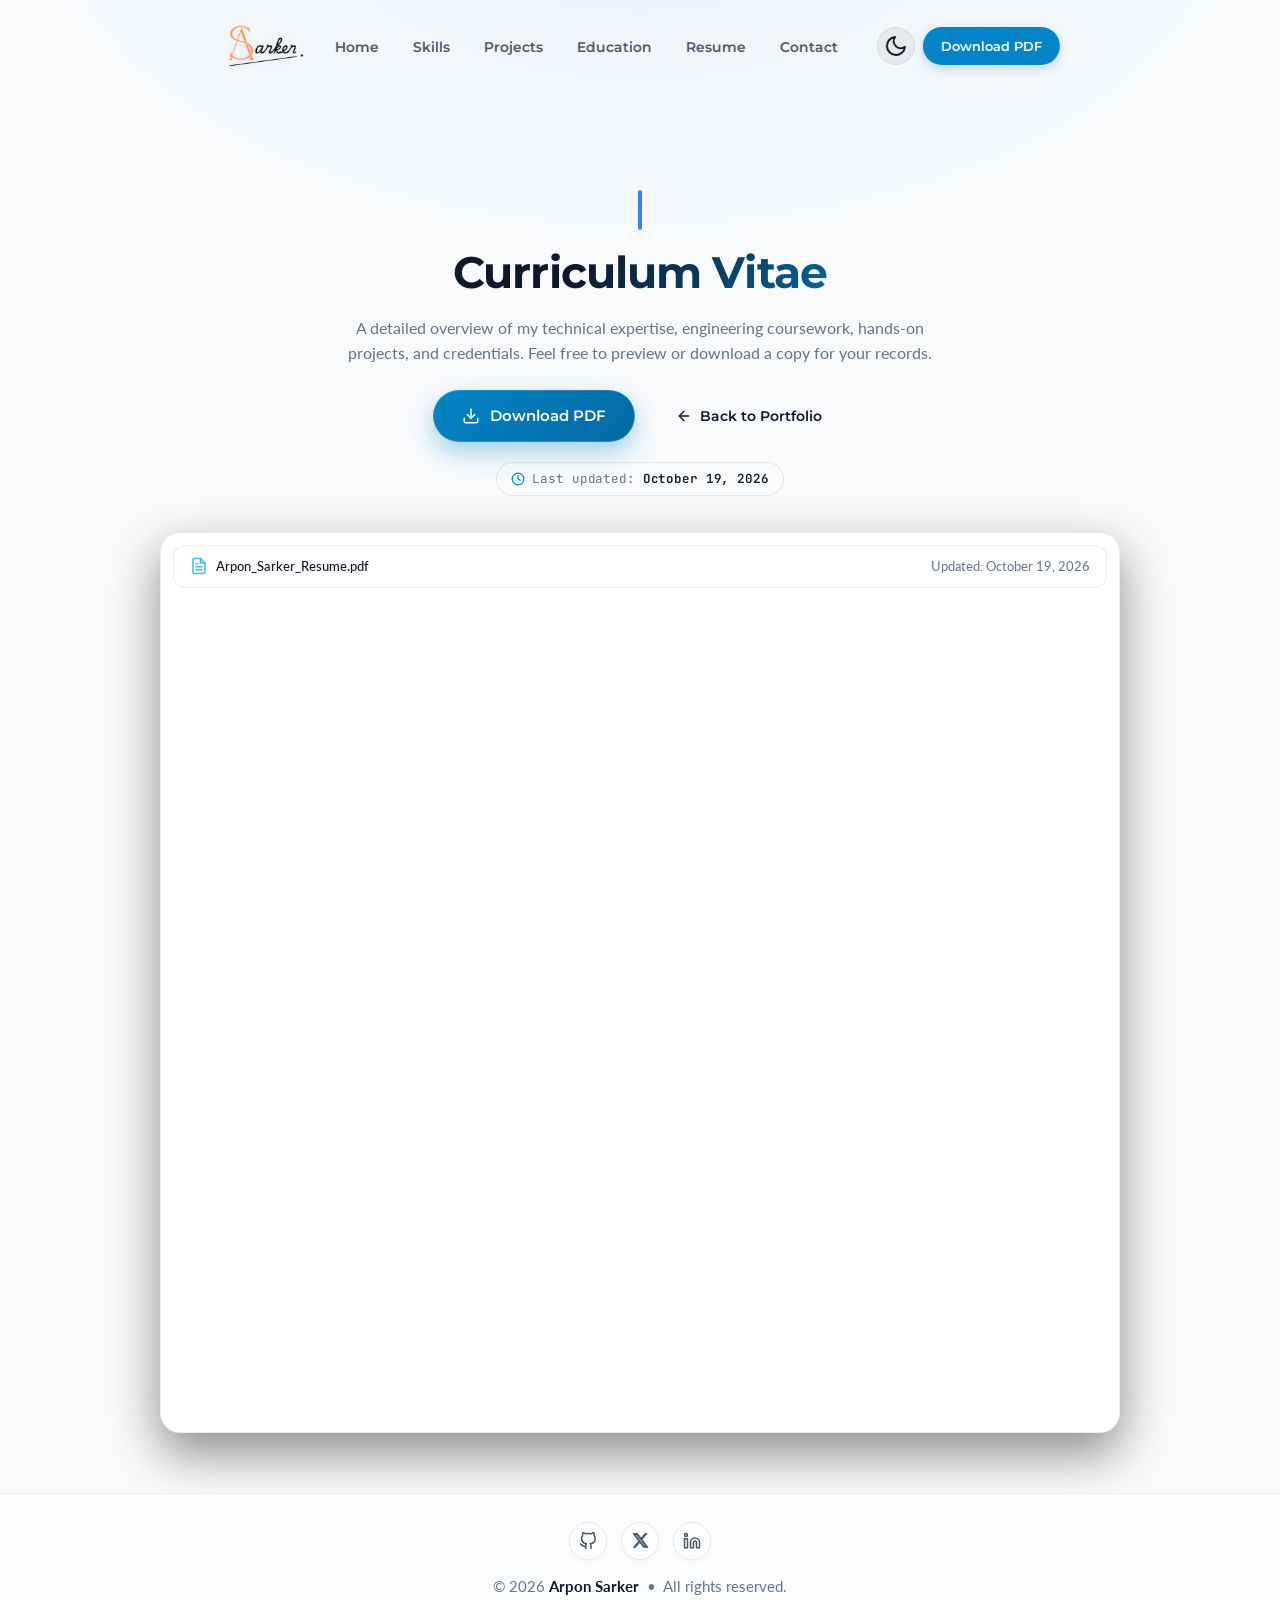
<file: resume.html>
<!DOCTYPE html>
<html lang="en">
<head>
    <meta charset="UTF-8">
    <meta name="viewport" content="width=device-width, initial-scale=1.0">
    
    <title>Resume | Arpon Sarker</title>
    <meta name="title" content="Resume | Arpon Sarker">
    <meta name="description" content="Explore and download the official Curriculum Vitae (CV) / Resume of Arpon Sarker, Computer Science & Engineering student at Daffodil International University.">
    <meta name="keywords" content="Arpon Sarker Resume, Arpon Sarker CV, Software Developer Resume, Automation Engineer CV, Daffodil International University">
    <meta name="author" content="Arpon Sarker">
    <meta name="robots" content="index, follow, max-snippet:-1, max-image-preview:large, max-video-preview:-1">
    <link rel="canonical" href="https://arponsarker.bond/resume.html">
    <meta name="theme-color" content="#0B1120">

    <!-- Open Graph / Facebook / LinkedIn / WhatsApp Preview -->
    <meta property="og:type" content="profile">
    <meta property="og:url" content="https://arponsarker.bond/resume.html">
    <meta property="og:title" content="Resume | Arpon Sarker — Software Developer & Automation Engineer">
    <meta property="og:description" content="Explore and download the official Curriculum Vitae (CV) / Resume of Arpon Sarker, Computer Science & Engineering student at Daffodil International University.">
    <meta property="og:image" content="https://arponsarker.bond/assets/images/arpon-sarker-profile.jpg">
    <meta property="og:site_name" content="Arpon Sarker Portfolio">
    <meta property="og:locale" content="en_US">

    <!-- Twitter Card -->
    <meta name="twitter:card" content="summary_large_image">
    <meta name="twitter:url" content="https://arponsarker.bond/resume.html">
    <meta name="twitter:title" content="Resume | Arpon Sarker — Software Developer & Automation Engineer">
    <meta name="twitter:description" content="Explore and download the official Curriculum Vitae (CV) / Resume of Arpon Sarker, Computer Science & Engineering student at Daffodil International University.">
    <meta name="twitter:image" content="https://arponsarker.bond/assets/images/arpon-sarker-profile.jpg">

    <!-- Google Structured Data (JSON-LD) for Resume Page -->
    <script type="application/ld+json">
    {
      "@context": "https://schema.org",
      "@graph": [
        {
          "@type": "ProfilePage",
          "@id": "https://arponsarker.bond/resume.html#webpage",
          "url": "https://arponsarker.bond/resume.html",
          "name": "Resume | Arpon Sarker",
          "description": "Official Curriculum Vitae (CV) and Resume of Arpon Sarker.",
          "isPartOf": {
            "@type": "WebSite",
            "@id": "https://arponsarker.bond/#website",
            "name": "Arpon Sarker Portfolio",
            "url": "https://arponsarker.bond/"
          },
          "about": {
            "@id": "https://arponsarker.bond/#person"
          },
          "mainEntity": {
            "@id": "https://arponsarker.bond/#person"
          },
          "inLanguage": "en"
        },
        {
          "@type": "BreadcrumbList",
          "@id": "https://arponsarker.bond/resume.html#breadcrumb",
          "itemListElement": [
            {
              "@type": "ListItem",
              "position": 1,
              "name": "Home",
              "item": "https://arponsarker.bond/"
            },
            {
              "@type": "ListItem",
              "position": 2,
              "name": "Resume",
              "item": "https://arponsarker.bond/resume.html"
            }
          ]
        }
      ]
    }
    </script>

    <!-- Favicon & Touch Icons (Auto-adapts to OS/Desktop Light or Dark Theme) -->
    <link rel="icon" type="image/png" href="assets/images/arpon-logo-darkmode.png" media="(prefers-color-scheme: dark)">
    <link rel="icon" type="image/png" href="assets/images/arpon-logo-tight.png" media="(prefers-color-scheme: light)">
    <link rel="icon" type="image/png" href="assets/images/arpon-logo-tight.png">
    <link rel="apple-touch-icon" href="assets/images/arpon-logo-tight.png">

    <!-- Google Fonts & Stylesheet -->
    <link rel="preconnect" href="https://fonts.googleapis.com">
    <link rel="preconnect" href="https://fonts.gstatic.com" crossorigin>
    <link href="https://fonts.googleapis.com/css2?family=JetBrains+Mono:wght@400;500;600&family=Lato:ital,wght@0,400;0,700;1,400&family=Montserrat:wght@500;600;700;800&display=swap" rel="stylesheet">
    <link rel="stylesheet" href="assets/css/style.css?v=7.9">

    <style>
        .resume-page-wrapper {
            padding-top: 100px;
            padding-bottom: 60px;
            min-height: calc(100vh - 120px);
            display: flex;
            flex-direction: column;
            align-items: center;
        }

        .resume-hero-header {
            text-align: center;
            max-width: 680px;
            margin: 0 auto 36px auto;
        }

        .resume-hero-header h1 {
            font-size: 44px;
            margin-bottom: 12px;
            font-weight: 700;
            letter-spacing: -0.02em;
        }

        .resume-hero-header p {
            color: var(--text-muted);
            font-size: 16px;
            line-height: 1.6;
            margin-bottom: 24px;
        }

        .resume-action-bar {
            display: flex;
            align-items: center;
            justify-content: center;
            gap: 16px;
            flex-wrap: wrap;
        }

        .btn-resume-download {
            display: inline-flex;
            align-items: center;
            gap: 10px;
            background: linear-gradient(135deg, #0284C7 0%, #0369A1 100%);
            color: #FFFFFF;
            padding: 13px 28px;
            border-radius: 100px;
            font-family: 'Montserrat', sans-serif;
            font-size: 15px;
            font-weight: 600;
            text-decoration: none;
            box-shadow: 0 10px 25px rgba(2, 132, 199, 0.35);
            transition: all 0.25s ease;
            border: 1px solid rgba(255, 255, 255, 0.15);
        }

        .btn-resume-download:hover {
            transform: translateY(-2px);
            box-shadow: 0 14px 30px rgba(2, 132, 199, 0.45);
            filter: brightness(1.08);
        }

        .btn-back-home {
            display: inline-flex;
            align-items: center;
            gap: 8px;
            padding: 13px 24px;
            border-radius: 100px;
            background: rgba(255, 255, 255, 0.06);
            border: 1px solid rgba(255, 255, 255, 0.15);
            color: var(--text-primary);
            font-family: 'Montserrat', sans-serif;
            font-size: 14px;
            font-weight: 600;
            text-decoration: none;
            backdrop-filter: blur(10px);
            transition: all 0.25s ease;
        }

        .btn-back-home:hover {
            background: rgba(255, 255, 255, 0.12);
            border-color: rgba(255, 255, 255, 0.25);
            transform: translateY(-2px);
        }

        /* PDF Viewer Container */
        .pdf-viewer-card {
            width: 100%;
            max-width: 960px;
            margin: 0 auto;
            background: var(--bg-surface);
            border: 1px solid var(--border-hairline);
            border-radius: 20px;
            padding: 12px;
            box-shadow: 0 20px 50px rgba(0, 0, 0, 0.45);
            overflow: hidden;
            display: flex;
            flex-direction: column;
        }

        .pdf-viewer-bar {
            display: flex;
            align-items: center;
            justify-content: space-between;
            padding: 10px 16px;
            background: rgba(255, 255, 255, 0.03);
            border-radius: 12px;
            margin-bottom: 12px;
            font-size: 13px;
            color: var(--text-muted);
            border: 1px solid var(--border-hairline);
        }

        .pdf-file-info {
            display: flex;
            align-items: center;
            gap: 8px;
            font-weight: 500;
            color: var(--text-primary);
        }

        .pdf-embed-frame {
            width: 100%;
            height: 820px;
            border: none;
            border-radius: 14px;
            background: #ffffff;
        }

        .pdf-fallback-note {
            padding: 24px;
            text-align: center;
            color: var(--text-muted);
            font-size: 14px;
        }

        @media (max-width: 768px) {
            .resume-hero-header h1 {
                font-size: 32px;
            }
            .resume-page-wrapper {
                padding-top: 86px;
            }
            .pdf-embed-frame {
                height: 580px;
            }
        }
    </style>
</head>
<body>

    <header class="navbar">
        <nav class="nav-container">
            <a href="index.html#home" class="nav-brand">
                <img src="assets/images/arpon-logo-darkmode.png" alt="Arpon Sarker Logo" class="brand-logo-img brand-logo-dark">
                <img src="assets/images/arpon-logo-tight.png" alt="Arpon Sarker Logo" class="brand-logo-img brand-logo-light">
            </a>

            <div class="nav-links-wrapper">
                <ul class="nav-links">
                    <li><a href="index.html#home" class="nav-link">Home</a></li>
                    <li><a href="index.html#skills" class="nav-link">Skills</a></li>
                    <li><a href="index.html#projects" class="nav-link">Projects</a></li>
                    <li><a href="index.html#education" class="nav-link">Education</a></li>
                    <li><a href="resume.html" class="nav-link active">Resume</a></li>
                    <li><a href="index.html#contact" class="nav-link">Contact</a></li>
                </ul>
                <div class="mobile-nav-footer">
                    <a href="assets/docs/Arpon_Sarker_Resume.pdf" download class="btn-cv-mobile">
                        <svg width="16" height="16" viewBox="0 0 24 24" fill="none" stroke="currentColor" stroke-width="2" stroke-linecap="round" stroke-linejoin="round"><path d="M21 15v4a2 2 0 0 1-2 2H5a2 2 0 0 1-2-2v-4"></path><polyline points="7 10 12 15 17 10"></polyline><line x1="12" y1="15" x2="12" y2="3"></line></svg>
                        Download PDF
                    </a>
                </div>
            </div>

            <div class="nav-actions">
                <!-- Theme Toggle inside navbar -->
                <button class="theme-toggle" aria-label="Toggle Theme">
                    <svg class="sun-icon" viewBox="0 0 24 24" fill="none" stroke="currentColor" stroke-width="2" stroke-linecap="round" stroke-linejoin="round"><circle cx="12" cy="12" r="5"></circle><line x1="12" y1="1" x2="12" y2="3"></line><line x1="12" y1="21" x2="12" y2="23"></line><line x1="4.22" y1="4.22" x2="5.64" y2="5.64"></line><line x1="18.36" y1="18.36" x2="19.78" y2="19.78"></line><line x1="1" y1="12" x2="3" y2="12"></line><line x1="21" y1="12" x2="23" y2="12"></line><line x1="4.22" y1="19.78" x2="5.64" y2="18.36"></line><line x1="18.36" y1="5.64" x2="19.78" y2="4.22"></line></svg>
                    <svg class="moon-icon" viewBox="0 0 24 24" fill="none" stroke="currentColor" stroke-width="2" stroke-linecap="round" stroke-linejoin="round" style="display: none;"><path d="M21 12.79A9 9 0 1 1 11.21 3 7 7 0 0 0 21 12.79z"></path></svg>
                </button>
                <a href="assets/docs/Arpon_Sarker_Resume.pdf" download class="btn-secondary nav-cv-desktop">Download PDF</a>
                <button class="menu-toggle" aria-label="Toggle navigation menu">
                    <span></span>
                    <span></span>
                    <span></span>
                </button>
            </div>
        </nav>
    </header>

    <div class="container resume-page-wrapper">
        
        <div class="resume-hero-header scroll-reveal">
            <div class="blue-line" style="margin: 0 auto 16px auto;"></div>
            <h1>Curriculum Vitae</h1>
            <p>A detailed overview of my technical expertise, engineering coursework, hands-on projects, and credentials. Feel free to preview or download a copy for your records.</p>
            
            <div class="resume-action-bar">
                <a href="assets/docs/Arpon_Sarker_Resume.pdf" download="Arpon_Sarker_Resume.pdf" class="btn-resume-download">
                    <svg width="18" height="18" viewBox="0 0 24 24" fill="none" stroke="currentColor" stroke-width="2" stroke-linecap="round" stroke-linejoin="round"><path d="M21 15v4a2 2 0 0 1-2 2H5a2 2 0 0 1-2-2v-4"></path><polyline points="7 10 12 15 17 10"></polyline><line x1="12" y1="15" x2="12" y2="3"></line></svg>
                    Download PDF
                </a>
                <a href="index.html" class="btn-back-home">
                    <svg width="16" height="16" viewBox="0 0 24 24" fill="none" stroke="currentColor" stroke-width="2" stroke-linecap="round" stroke-linejoin="round"><line x1="19" y1="12" x2="5" y2="12"></line><polyline points="12 19 5 12 12 5"></polyline></svg>
                    Back to Portfolio
                </a>
            </div>

            <div class="resume-last-updated" style="margin-top: 20px;">
                <svg width="14" height="14" viewBox="0 0 24 24" fill="none" stroke="currentColor" stroke-width="2" stroke-linecap="round" stroke-linejoin="round">
                    <circle cx="12" cy="12" r="10"></circle>
                    <polyline points="12 6 12 12 16 14"></polyline>
                </svg>
                <span>Last updated: <strong>October 19, 2026</strong></span>
            </div>
        </div>

        <div class="pdf-viewer-card scroll-reveal">
            <div class="pdf-viewer-bar">
                <div class="pdf-file-info">
                    <svg width="18" height="18" viewBox="0 0 24 24" fill="none" stroke="#38BDF8" stroke-width="2" stroke-linecap="round" stroke-linejoin="round"><path d="M14 2H6a2 2 0 0 0-2 2v16a2 2 0 0 0 2 2h12a2 2 0 0 0 2-2V8z"></path><polyline points="14 2 14 8 20 8"></polyline><line x1="16" y1="13" x2="8" y2="13"></line><line x1="16" y1="17" x2="8" y2="17"></line><polyline points="10 9 9 9 8 9"></polyline></svg>
                    <span>Arpon_Sarker_Resume.pdf</span>
                </div>
                <span>Updated: October 19, 2026</span>
            </div>

            <object data="assets/docs/Arpon_Sarker_Resume.pdf?v=2#toolbar=1&navpanes=0&scrollbar=1" type="application/pdf" class="pdf-embed-frame">
                <iframe src="assets/docs/Arpon_Sarker_Resume.pdf?v=2#toolbar=1" class="pdf-embed-frame" title="Arpon Sarker Resume Preview">
                    <div class="pdf-fallback-note">
                        <p>Your browser doesn't support embedded PDFs.</p>
                        <a href="assets/docs/Arpon_Sarker_Resume.pdf" download class="btn-primary" style="margin-top: 12px; display: inline-flex;">Download Resume PDF</a>
                    </div>
                </iframe>
            </object>
        </div>

    </div>

    <!-- Scroll to Top Button -->
    <button id="scroll-to-top" class="scroll-to-top" aria-label="Scroll to top">
        <svg width="20" height="20" viewBox="0 0 24 24" fill="none" stroke="currentColor" stroke-width="2.5" stroke-linecap="round" stroke-linejoin="round"><polyline points="18 15 12 9 6 15"></polyline></svg>
    </button>

    <footer class="site-footer">
        <div class="footer-container">
            <div class="footer-socials" aria-label="Social media links">
                <a href="https://github.com/8arpon" target="_blank" rel="noopener noreferrer" aria-label="GitHub Profile" class="footer-social-btn">
                    <svg width="18" height="18" viewBox="0 0 24 24" fill="none" stroke="currentColor" stroke-width="2" stroke-linecap="round" stroke-linejoin="round"><path d="M9 19c-5 1.5-5-2.5-7-3m14 6v-3.87a3.37 3.37 0 0 0-.94-2.61c3.14-.35 6.44-1.54 6.44-7A5.44 5.44 0 0 0 20 4.77 5.07 5.07 0 0 0 19.91 1S18.73.65 16 2.48a13.38 13.38 0 0 0-7 0C6.27.65 5.09 1 5.09 1A5.07 5.07 0 0 0 5 4.77a5.44 5.44 0 0 0-1.5 3.78c0 5.42 3.3 6.61 6.44 7A3.37 3.37 0 0 0 9 18.13V22"></path></svg>
                </a>
                <a href="https://x.com/8arpon" target="_blank" rel="noopener noreferrer" aria-label="X (Twitter) Profile" class="footer-social-btn">
                    <svg width="17" height="17" viewBox="0 0 24 24" fill="currentColor"><path d="M18.244 2.25h3.308l-7.227 8.26 8.502 11.24H16.17l-5.214-6.817L4.99 21.75H1.68l7.73-8.835L1.254 2.25H8.08l4.713 6.231zm-1.161 17.52h1.833L7.084 4.126H5.117z"/></svg>
                </a>
                <a href="https://www.linkedin.com/in/arpon-sarker" target="_blank" rel="noopener noreferrer" aria-label="LinkedIn Profile" class="footer-social-btn">
                    <svg width="18" height="18" viewBox="0 0 24 24" fill="none" stroke="currentColor" stroke-width="2" stroke-linecap="round" stroke-linejoin="round"><path d="M16 8a6 6 0 0 1 6 6v7h-4v-7a2 2 0 0 0-2-2 2 2 0 0 0-2 2v7h-4v-7a6 6 0 0 1 6-6z"></path><rect x="2" y="9" width="4" height="12"></rect><circle cx="4" cy="4" r="2"></circle></svg>
                </a>
            </div>
            <div class="footer-content">
                <p>&copy; 2026 <span class="footer-author">Arpon Sarker</span> &nbsp;&bull;&nbsp; All rights reserved.</p>
            </div>
        </div>
    </footer>

    <script src="assets/js/script.js?v=3.0"></script>
</body>
</html>
</file>
<file: assets/css/style.css>
*, *::before, *::after {
    box-sizing: border-box;
}

html {
    scroll-behavior: smooth;
    scroll-padding-top: 90px; 
}

:root {
    --bg-page: #0B1120; 
    --bg-surface: #131D31; 
    --bg-surface-raised: #1A2640;
    --accent-gold: #D4A857; 
    --accent-gold-hover: #E0B96C;
    --accent-teal: #38BDF8; 
    --accent-teal-dim: #1E3A8A;
    --text-primary: #F8FAFC; 
    --text-muted: #94A3B8; 
    --text-on-gold: #0F172A;
    --border-hairline: rgba(255, 255, 255, 0.08);
}

body { 
    background-color: var(--bg-page); 
    background-image: 
        radial-gradient(ellipse 900px 500px at 50% -100px, rgba(56, 189, 248, 0.08), transparent 70%),
        radial-gradient(ellipse 700px 400px at 50% 100%, rgba(212, 168, 87, 0.05), transparent 70%);
    background-attachment: fixed;
    color: var(--text-primary); 
    font-family: 'Lato', sans-serif; 
    margin: 0; 
    padding: 0; 
    padding-top: 90px; 
    line-height: 1.6; 
    overflow-x: hidden; 
    min-height: 100vh;
    display: flex;
    flex-direction: column;
    box-sizing: border-box;
    transition: background-color 0.3s ease, color 0.3s ease;
}

.navbar { 
    position: fixed; 
    top: 18px; 
    left: 50%; 
    transform: translateX(-50%); 
    width: -moz-fit-content;
    width: fit-content;
    max-width: calc(100% - 32px); 
    z-index: 1000; 
    background: transparent;
    backdrop-filter: blur(0px);
    -webkit-backdrop-filter: blur(0px);
    border: 1px solid transparent;
    border-radius: 100px;
    box-shadow: none;
    transition: background 0.35s ease, border-color 0.35s ease, box-shadow 0.35s ease, backdrop-filter 0.35s ease, -webkit-backdrop-filter 0.35s ease;
}

.navbar.scrolled {
    background: rgba(11, 18, 32, 0.65);
    backdrop-filter: blur(20px) saturate(190%);
    -webkit-backdrop-filter: blur(20px) saturate(190%);
    border-color: rgba(255, 255, 255, 0.22);
    border-top-color: rgba(255, 255, 255, 0.55);
    box-shadow: 
        0 20px 40px -10px rgba(0, 0, 0, 0.7),
        inset 0 1.5px 2px rgba(255, 255, 255, 0.35);
}

.nav-container { 
    padding: 6px 10px 6px 18px; 
    display: flex; 
    align-items: center; 
    gap: 16px; 
}

.nav-brand {
    display: inline-flex;
    align-items: center;
    text-decoration: none;
    transition: transform 0.25s ease, opacity 0.25s ease;
    user-select: none;
    flex-shrink: 0;
}
.nav-brand:hover {
    opacity: 0.9;
    filter: brightness(1.1);
}
.brand-logo-img {
    height: 42px;
    width: auto;
    max-width: 140px;
    object-fit: contain;
    display: block;
    filter: drop-shadow(0 2px 8px rgba(0, 0, 0, 0.35));
}
.brand-logo-dark {
    display: block;
}
.brand-logo-light {
    display: none;
}
body.light-mode .brand-logo-dark {
    display: none;
}
body.light-mode .brand-logo-light {
    display: block;
    filter: drop-shadow(0 2px 6px rgba(0, 0, 0, 0.12));
}

.nav-links-wrapper {
    display: flex;
    align-items: center;
}

.nav-links { 
    list-style: none; 
    padding: 0; 
    margin: 0; 
    display: flex; 
    gap: 4px; 
    align-items: center; 
}

.mobile-nav-footer {
    display: none;
}

.nav-actions {
    display: flex;
    align-items: center;
    gap: 8px;
    margin-left: 8px;
    flex-shrink: 0;
}

.nav-link { 
    text-decoration: none; 
    color: var(--text-muted); 
    font-size: 14px; 
    font-family: 'Montserrat', sans-serif; 
    font-weight: 600; 
    padding: 7px 14px; 
    border-radius: 100px; 
    transition: color 0.2s ease, background 0.2s ease, border-color 0.2s ease, box-shadow 0.2s ease; 
    white-space: nowrap;
    border: 1px solid transparent;
}

.nav-link:hover { 
    color: var(--text-primary); 
    background: rgba(255, 255, 255, 0.1); 
    border-color: rgba(255, 255, 255, 0.1);
}
.nav-link.active { 
    color: var(--text-primary); 
    background: rgba(255, 255, 255, 0.14); 
    box-shadow: 
        0 4px 15px rgba(0,0,0,0.15),
        inset 0 1px 1px rgba(255, 255, 255, 0.25); 
    border-color: rgba(255, 255, 255, 0.18);
}

.navbar .btn-secondary { 
    height: 38px; 
    padding: 0 18px; 
    border-radius: 100px; 
    font-size: 13px; 
    font-family: 'Montserrat', sans-serif;
    font-weight: 600; 
    white-space: nowrap;
    flex-shrink: 0;
    background: linear-gradient(135deg, rgba(79, 179, 169, 0.15) 0%, rgba(79, 179, 169, 0.04) 100%); 
    color: #6ee7b7; 
    cursor: pointer; 
    transition: all 0.3s cubic-bezier(0.25, 0.8, 0.25, 1); 
    display: inline-flex; 
    align-items: center; 
    text-decoration: none; 
    backdrop-filter: blur(16px);
    -webkit-backdrop-filter: blur(16px);
    border: 1px solid rgba(79, 179, 169, 0.35);
    border-top: 1px solid rgba(255, 255, 255, 0.4);
    box-shadow: 0 4px 15px rgba(0, 0, 0, 0.2), inset 0 1px 1px rgba(255, 255, 255, 0.2);
}
.navbar .btn-secondary:hover { 
    background: linear-gradient(135deg, rgba(79, 179, 169, 0.3) 0%, rgba(79, 179, 169, 0.1) 100%); 
    border-color: rgba(79, 179, 169, 0.7); 
    transform: translateY(-2px); 
    box-shadow: 0 6px 20px rgba(79, 179, 169, 0.25), inset 0 1px 1px rgba(255, 255, 255, 0.4);
}

/* Theme Toggle inside nav-actions */
.theme-toggle {
    position: relative;
    width: 38px;
    height: 38px;
    flex-shrink: 0;
    border-radius: 50%;
    background: rgba(255, 255, 255, 0.08);
    backdrop-filter: blur(16px) saturate(180%);
    -webkit-backdrop-filter: blur(16px) saturate(180%);
    border: 1px solid rgba(255, 255, 255, 0.16);
    border-top: 1px solid rgba(255, 255, 255, 0.35);
    color: var(--accent-teal);
    display: flex;
    justify-content: center;
    align-items: center;
    cursor: pointer;
    box-shadow: 0 4px 12px rgba(0, 0, 0, 0.25), inset 0 1px 1px rgba(255, 255, 255, 0.2);
    transition: all 0.25s cubic-bezier(0.25, 0.8, 0.25, 1);
}

.theme-toggle:hover {
    transform: translateY(-2px) scale(1.06);
    box-shadow: 0 12px 28px rgba(0, 0, 0, 0.55), 0 0 20px rgba(79, 179, 169, 0.35);
    border-color: rgba(79, 179, 169, 0.5);
    color: #ffffff;
}

/* Clean, Modern Heading Typography (Montserrat) */
h1, h2, .changing-greet { 
    font-family: 'Montserrat', sans-serif; 
    font-weight: 700; 
    line-height: 1.2; 
    margin: 0 0 16px 0; 
}
h1 { 
    font-size: 44px; 
    letter-spacing: -0.8px; 
    margin-bottom: 12px; 
    background: linear-gradient(135deg, var(--text-primary) 30%, var(--accent-teal) 100%);
    -webkit-background-clip: text;
    -webkit-text-fill-color: transparent;
} 
h2 { 
    font-size: 28px; 
    letter-spacing: -0.5px; 
    color: var(--text-primary);
} 
h3 { font-family: 'Montserrat', sans-serif; font-weight: 600; font-size: 20px; margin: 8px 0; letter-spacing: -0.3px; }

strong { font-weight: 600; color: var(--accent-teal); }
.eyebrow { font-family: 'JetBrains Mono', monospace; font-weight: 500; font-size: 12px; text-transform: uppercase; letter-spacing: 1px; color: var(--accent-teal); display: inline-block; min-height: 18px; }
p { font-size: 15px; max-width: 600px; margin-bottom: 20px; } 
.text-muted { color: var(--text-muted); font-size: 14px; }

.container { 
    max-width: 1180px; 
    margin: 0 auto; 
    padding: 32px 28px 64px 28px; 
    width: 100%;
    flex: 1 0 auto;
    box-sizing: border-box;
} 
.page-section { padding-top: 36px; }
#home.page-section { padding-top: 0; }
.bento-grid { display: grid; grid-template-columns: 2.1fr 1fr; gap: 40px; align-items: stretch; } 

/* Clean Modern Polished Cards with Dynamic Specular Reflection */
.card { 
    background: #111B2E;
    border: 1px solid rgba(255, 255, 255, 0.1);
    border-top: 1px solid rgba(255, 255, 255, 0.35); 
    box-shadow: 
        0 16px 36px -10px rgba(0, 0, 0, 0.55),
        0 2px 6px rgba(0, 0, 0, 0.25);
    border-radius: 20px; 
    padding: 24px; 
    transition: transform 0.3s cubic-bezier(0.2, 0.8, 0.2, 1), box-shadow 0.3s ease, border-color 0.3s ease;
    position: relative;
    overflow: hidden;
    --sheen-deg: 125deg;
    --sheen-pos: -100%;
} 

/* Dynamic Ray/Beam removed as requested */
.card::before {
    display: none;
}

/* Subtle glass reflection highlight along top edge */
.card::after {
    content: '';
    position: absolute;
    top: 0;
    left: 0;
    right: 0;
    height: 50%;
    background: linear-gradient(180deg, rgba(255, 255, 255, 0.08) 0%, rgba(255, 255, 255, 0.01) 60%, transparent 100%);
    pointer-events: none;
    z-index: 1;
}

.card:hover,
.pillar-card:hover,
.contact-form-card:hover,
.resume-section-card:hover {
    transform: translateY(-6px);
    box-shadow: 
        0 24px 50px -10px rgba(0, 0, 0, 0.7),
        0 0 30px rgba(56, 189, 248, 0.16);
    border-color: rgba(56, 189, 248, 0.45);
    border-top-color: rgba(255, 255, 255, 0.55);
}

.card:hover::before {
    opacity: 1;
}

.intro-card { display: flex; flex-direction: column; justify-content: center; padding: 36px 32px 32px 32px; position: relative; } 
.physics-card { transform-style: preserve-3d; will-change: transform; }
.physics-card:hover { border-color: rgba(79, 179, 169, 0.5); }

/* Hero Status Badge */
.status-badge {
    display: inline-flex;
    align-items: center;
    gap: 8px;
    background: rgba(16, 185, 129, 0.12);
    border: 1px solid rgba(16, 185, 129, 0.3);
    color: #34D399;
    padding: 6px 14px;
    border-radius: 100px;
    font-size: 12px;
    font-weight: 600;
    font-family: 'Montserrat', sans-serif;
    letter-spacing: 0.3px;
    width: fit-content;
    margin-bottom: 16px;
    box-shadow: 0 2px 10px rgba(16, 185, 129, 0.1);
}

.status-pulse-dot {
    width: 8px;
    height: 8px;
    border-radius: 50%;
    background: #10B981;
    box-shadow: 0 0 10px #10B981;
    position: relative;
    display: inline-block;
}

.status-pulse-dot::after {
    content: '';
    position: absolute;
    inset: -3px;
    border-radius: 50%;
    border: 1.5px solid #10B981;
    animation: status-ping 1.8s cubic-bezier(0, 0, 0.2, 1) infinite;
}

@keyframes status-ping {
    0% { transform: scale(0.9); opacity: 0.9; }
    80%, 100% { transform: scale(2.2); opacity: 0; }
}

/* Hero Actions & Socials */
.hero-actions {
    display: flex;
    align-items: center;
    justify-content: space-between;
    flex-wrap: wrap;
    gap: 16px;
    margin-top: 20px;
    position: relative;
    z-index: 10;
}

.hero-actions .button-group {
    margin-top: 0;
    display: flex;
    align-items: center;
    gap: 12px;
}

.btn-secondary-hero {
    display: inline-flex;
    align-items: center;
    height: 40px;
    padding: 0 18px;
    border-radius: 8px;
    background: rgba(255, 255, 255, 0.06);
    border: 1px solid rgba(255, 255, 255, 0.14);
    color: var(--text-primary);
    text-decoration: none;
    font-family: 'Montserrat', sans-serif;
    font-weight: 600;
    font-size: 13px;
    transition: all 0.3s ease;
}

.btn-secondary-hero:hover {
    background: rgba(255, 255, 255, 0.12);
    border-color: rgba(255, 255, 255, 0.3);
    transform: translateY(-2px);
}

.hero-socials {
    display: flex;
    align-items: center;
    gap: 10px;
}

.hero-social-btn {
    width: 38px;
    height: 38px;
    border-radius: 50%;
    display: flex;
    align-items: center;
    justify-content: center;
    background: rgba(255, 255, 255, 0.05);
    border: 1px solid rgba(255, 255, 255, 0.1);
    color: var(--text-muted);
    transition: all 0.25s ease;
    text-decoration: none;
}

.hero-social-btn:hover {
    color: #FFFFFF;
    background: rgba(56, 189, 248, 0.2);
    border-color: #38BDF8;
    transform: translateY(-3px);
    box-shadow: 0 4px 14px rgba(56, 189, 248, 0.3);
}

.glow-effect { 
    position: absolute; 
    top: 0; 
    left: 0; 
    right: 0; 
    bottom: 0; 
    border-radius: inherit; 
    background: radial-gradient(450px circle at var(--mouse-x, 50%) var(--mouse-y, 50%), rgba(255, 255, 255, 0.14), rgba(79, 179, 169, 0.08) 30%, transparent 60%); 
    opacity: 0; 
    transition: opacity 0.3s; 
    pointer-events: none; 
    z-index: 2;
} 
.physics-card:hover .glow-effect { opacity: 1; }

.changing-greet { font-size: 32px; margin-bottom: 8px; transition: opacity 0.5s ease-in-out; } 

/* ==========================================================================
   DeveloperFolio Theme Additions: Animated Illustration & Emojis
   ========================================================================== */
.df-hero-top-badge {
    display: inline-flex;
    align-items: center;
    gap: 8px;
    background: rgba(56, 189, 248, 0.12);
    border: 1px solid rgba(56, 189, 248, 0.3);
    padding: 6px 14px;
    border-radius: 100px;
    width: fit-content;
    margin-bottom: 14px;
}

.df-hand-wave {
    display: inline-block;
    font-size: 16px;
    animation: wave-animation 2.2s infinite;
    transform-origin: 70% 70%;
}

@keyframes wave-animation {
    0% { transform: rotate(0deg); }
    10% { transform: rotate(14deg); }
    20% { transform: rotate(-8deg); }
    30% { transform: rotate(14deg); }
    40% { transform: rotate(-4deg); }
    50% { transform: rotate(10deg); }
    60% { transform: rotate(0deg); }
    100% { transform: rotate(0deg); }
}

.df-badge-label {
    font-size: 12.5px;
    font-weight: 600;
    color: #38BDF8;
    font-family: 'Montserrat', sans-serif;
    letter-spacing: 0.3px;
}

.df-inline-emoji {
    display: inline-block;
    animation: pulse-bounce 2s infinite ease-in-out;
}

@keyframes pulse-bounce {
    0%, 100% { transform: translateY(0) scale(1); }
    50% { transform: translateY(-3px) scale(1.1); }
}

.btn-emoji {
    margin-left: 6px;
    font-size: 14px;
    display: inline-block;
    transition: transform 0.25s ease;
}

.btn-primary:hover .btn-emoji,
.btn-secondary-hero:hover .btn-emoji {
    transform: scale(1.25) rotate(10deg);
}

.human-avail-pill {
    display: inline-flex;
    align-items: center;
    gap: 8px;
    background: rgba(16, 185, 129, 0.1);
    border: 1px solid rgba(16, 185, 129, 0.3);
    color: #34D399;
    padding: 5px 14px;
    border-radius: 100px;
    font-size: 12px;
    font-weight: 600;
    font-family: 'Montserrat', sans-serif;
    margin-bottom: 14px;
    width: fit-content;
    letter-spacing: 0.2px;
}

.hero-subtext {
    color: var(--text-muted);
    font-size: 14.5px;
    line-height: 1.6;
    margin-top: -8px;
    margin-bottom: 24px;
}

/* Animated Shimmer / Continuous Left-to-Right Color Flow for Name */
.grad-shimmer-text {
    background: linear-gradient(
        90deg, 
        #38BDF8 0%, 
        #818CF8 25%, 
        #D4A857 50%, 
        #38BDF8 75%, 
        #818CF8 100%
    );
    background-size: 250% auto;
    -webkit-background-clip: text;
    -webkit-text-fill-color: transparent;
    animation: text-shimmer-flow 4s linear infinite;
    display: inline-block;
}

@keyframes text-shimmer-flow {
    0% { background-position: 0% 50%; }
    100% { background-position: 250% 50%; }
}

/* Option: Morphing Background Photo into Circular Avatar + Terminal on Hover */
.df-illustration-card {
    position: relative;
    padding: 20px 20px 24px 20px !important;
    display: flex;
    flex-direction: column;
    align-items: center;
    justify-content: flex-end;
    min-height: 480px;
    height: 100%;
    box-sizing: border-box;
    background: radial-gradient(circle at 50% 30%, rgba(56, 189, 248, 0.1), transparent 70%), #0B1120;
    border-radius: 24px;
    overflow: hidden;
    cursor: pointer;
}

/* Morphing Photo Layer: Full rectangle cover by default, morphs into a floating circle on hover */
.df-card-photo-layer {
    position: absolute;
    top: 0;
    left: 50%;
    transform: translate(-50%, 0);
    width: 100%;
    height: 100%;
    z-index: 2;
    border-radius: 0px;
    overflow: visible;
    display: flex;
    align-items: center;
    justify-content: center;
    transition: all 1.35s cubic-bezier(0.25, 1, 0.35, 1);
}

.df-full-photo {
    width: 100%;
    height: 100%;
    object-fit: cover;
    object-position: center 18%;
    display: block;
    border-radius: inherit;
    border: 0px solid #38BDF8;
    box-shadow: none;
    transition: all 1.35s cubic-bezier(0.25, 1, 0.35, 1);
}

/* Atmospheric vignette overlay for full photo, fades away when morphed to round avatar */
.df-photo-overlay {
    position: absolute;
    inset: 0;
    border-radius: inherit;
    background: linear-gradient(
        180deg, 
        rgba(11, 17, 32, 0) 0%, 
        rgba(11, 17, 32, 0.12) 50%, 
        rgba(11, 17, 32, 0.75) 100%
    );
    transition: opacity 1.1s ease;
    pointer-events: none;
}

/* Orbit Rings: Hidden in full photo state, smoothly scale and spin in around round avatar */
.df-orbit-ring {
    position: absolute;
    border-radius: 50%;
    pointer-events: none;
    opacity: 0;
    visibility: hidden;
    transform: scale(0.6);
    transition: opacity 1.25s cubic-bezier(0.25, 1, 0.35, 1),
                transform 1.25s cubic-bezier(0.25, 1, 0.35, 1),
                visibility 1.25s cubic-bezier(0.25, 1, 0.35, 1);
}

.df-orbit-ring.ring-1 {
    width: 212px;
    height: 212px;
    border: 1.5px dashed rgba(56, 189, 248, 0.75);
    box-shadow: 0 0 24px rgba(56, 189, 248, 0.32);
    animation: rotate-orbit 26s linear infinite;
}

.df-orbit-ring.ring-2 {
    width: 232px;
    height: 232px;
    border: 1.5px dotted rgba(212, 168, 87, 0.65);
    box-shadow: 0 0 24px rgba(212, 168, 87, 0.28);
    animation: rotate-orbit-rev 34s linear infinite;
}

@keyframes rotate-orbit {
    from { transform: rotate(0deg); }
    to { transform: rotate(360deg); }
}

@keyframes rotate-orbit-rev {
    from { transform: rotate(360deg); }
    to { transform: rotate(0deg); }
}

/* Floating Glassmorphic macOS Terminal Window */
.df-screen-card {
    position: relative;
    width: 100%;
    max-width: 380px;
    margin: 0 auto;
    background: rgba(10, 16, 30, 0.88);
    border: 1px solid rgba(255, 255, 255, 0.18);
    border-top: 1px solid rgba(255, 255, 255, 0.32);
    border-radius: 16px;
    overflow: hidden;
    box-shadow: 0 24px 50px rgba(0, 0, 0, 0.65), 0 0 35px rgba(56, 189, 248, 0.22);
    z-index: 4;
    backdrop-filter: blur(20px);
    -webkit-backdrop-filter: blur(20px);
    opacity: 0;
    visibility: hidden;
    pointer-events: none;
    transform: translateY(30px) scale(0.94);
    transition: opacity 1.25s cubic-bezier(0.25, 1, 0.35, 1),
                transform 1.25s cubic-bezier(0.25, 1, 0.35, 1),
                visibility 1.25s cubic-bezier(0.25, 1, 0.35, 1);
}

body.light-mode .df-screen-card {
    background: rgba(255, 255, 255, 0.88);
    border: 1px solid rgba(0, 0, 0, 0.12);
    border-top: 1px solid rgba(255, 255, 255, 0.9);
    box-shadow: 0 20px 45px rgba(0, 0, 0, 0.18);
}

.df-screen-header {
    background: rgba(255, 255, 255, 0.06);
    padding: 8px 12px;
    display: flex;
    align-items: center;
    gap: 8px;
    border-bottom: 1px solid rgba(255, 255, 255, 0.08);
    user-select: none;
}

body.light-mode .df-screen-header {
    background: rgba(0, 0, 0, 0.04);
    border-bottom: 1px solid rgba(0, 0, 0, 0.06);
}

.mac-traffic-lights {
    display: flex;
    align-items: center;
    gap: 7px;
}

.df-screen-header .dot {
    width: 10px;
    height: 10px;
    border-radius: 50%;
    display: inline-block;
}

.df-screen-header .dot.red { 
    background: #ef4444; 
    box-shadow: 0 0 6px rgba(239, 68, 68, 0.5);
}
.df-screen-header .dot.yellow { 
    background: #f59e0b; 
    box-shadow: 0 0 6px rgba(245, 158, 11, 0.5);
}
.df-screen-header .dot.green { 
    background: #10b981; 
    box-shadow: 0 0 6px rgba(16, 185, 129, 0.5);
}

.df-screen-title {
    font-family: 'JetBrains Mono', monospace;
    font-size: 11px;
    color: var(--text-muted);
    margin-left: 6px;
    letter-spacing: 0.2px;
}

.df-screen-code {
    padding: 13px 18px;
    font-family: 'JetBrains Mono', monospace;
    font-size: 12px;
    line-height: 1.6;
    color: #E2E8F0;
}

body.light-mode .df-screen-code {
    color: #1E293B;
}

.code-kw { color: #f472b6; font-weight: 600; }
.code-str { color: #38bdf8; }
body.light-mode .code-str { color: #0284c7; }

/* ----------------------------------------------------
   Hover interaction:
   - Full photo layer smoothly MORPHS from 100% card rectangle into a top-center round circular avatar
   - Perfectly balanced vertical spacing (top: 36px) & larger size (156px)
   - Orbit rings smoothly fade in and rotate around the newly formed round avatar
   - Terminal window smoothly glides up in the lower half of the card
   ---------------------------------------------------- */
@media (hover: hover) {
    .df-illustration-card:hover .df-card-photo-layer {
        top: 32px;
        left: 50%;
        transform: translateX(-50%);
        width: 184px;
        height: 184px;
        border-radius: 50%;
    }

    .df-illustration-card:hover .df-full-photo {
        border-radius: 50%;
        border: 3.5px solid #38BDF8;
        box-shadow: 0 0 35px rgba(56, 189, 248, 0.6), 0 10px 25px rgba(0, 0, 0, 0.5);
    }

    .df-illustration-card:hover .df-photo-overlay {
        opacity: 0;
    }

    .df-illustration-card:hover .df-orbit-ring {
        opacity: 1;
        visibility: visible;
        transform: scale(1);
    }

    .df-illustration-card:hover .df-screen-card {
        opacity: 1;
        visibility: visible;
        pointer-events: auto;
        transform: translateY(0) scale(1);
    }
}

/* Explicit toggle class for touch/click interaction */
.df-illustration-card.is-active .df-card-photo-layer {
    top: 32px;
    left: 50%;
    transform: translateX(-50%);
    width: 184px;
    height: 184px;
    border-radius: 50%;
}

.df-illustration-card.is-active .df-full-photo {
    border-radius: 50%;
    border: 3.5px solid #38BDF8;
    box-shadow: 0 0 35px rgba(56, 189, 248, 0.6), 0 10px 25px rgba(0, 0, 0, 0.5);
}

.df-illustration-card.is-active .df-photo-overlay {
    opacity: 0;
}

.df-illustration-card.is-active .df-orbit-ring {
    opacity: 1;
    visibility: visible;
    transform: scale(1);
}

.df-illustration-card.is-active .df-screen-card {
    opacity: 1;
    visibility: visible;
    pointer-events: auto;
    transform: translateY(0) scale(1);
}

/* DeveloperFolio "What I Do" Styles */
.section-lead-text {
    font-family: 'Montserrat', sans-serif;
    font-size: 14px;
    font-weight: 700;
    letter-spacing: 0.8px;
    color: #38BDF8;
    margin-top: -12px;
    margin-bottom: 24px;
    text-transform: uppercase;
}

/* Big Software Skills Icons Wrap (DeveloperFolio Style) */
.df-tech-icons-wrap {
    display: flex;
    flex-wrap: wrap;
    gap: 16px;
    margin-bottom: 28px;
    justify-content: flex-start;
}

.df-tech-badge {
    display: flex;
    flex-direction: column;
    align-items: center;
    gap: 8px;
    cursor: pointer;
    transition: transform 0.3s cubic-bezier(0.2, 0.8, 0.2, 1);
}

.df-tech-badge:hover {
    transform: translateY(-8px) scale(1.08);
}

.df-tech-icon-circle {
    width: 62px;
    height: 62px;
    border-radius: 50%;
    background: #111B2E;
    border: 1.5px solid rgba(255, 255, 255, 0.12);
    display: flex;
    align-items: center;
    justify-content: center;
    box-shadow: 0 8px 20px -4px rgba(0, 0, 0, 0.5);
    transition: all 0.3s ease;
}

.df-tech-icon-circle svg {
    color: #38BDF8;
    transition: transform 0.3s ease;
}

.df-tech-badge:hover .df-tech-icon-circle {
    border-color: #38BDF8;
    box-shadow: 0 12px 26px rgba(56, 189, 248, 0.35);
}

.df-tech-badge:hover .df-tech-icon-circle svg {
    transform: scale(1.15);
}

/* Custom Brand Glows */
.n8n-bg svg { color: #ea580c; }
.df-tech-badge:hover .n8n-bg { border-color: #ea580c; box-shadow: 0 12px 26px rgba(234, 88, 12, 0.35); }

.python-bg svg { color: #3b82f6; }
.df-tech-badge:hover .python-bg { border-color: #3b82f6; box-shadow: 0 12px 26px rgba(59, 130, 246, 0.35); }

.java-bg svg { color: #f97316; }
.df-tech-badge:hover .java-bg { border-color: #f97316; box-shadow: 0 12px 26px rgba(249, 115, 22, 0.35); }

.js-bg svg { color: #eab308; }
.df-tech-badge:hover .js-bg { border-color: #eab308; box-shadow: 0 12px 26px rgba(234, 179, 8, 0.35); }

.html-bg svg { color: #E34F26; }
.df-tech-badge:hover .html-bg { border-color: #E34F26; box-shadow: 0 12px 26px rgba(227, 79, 38, 0.35); }

.css-bg svg { color: #1572B6; }
.df-tech-badge:hover .css-bg { border-color: #1572B6; box-shadow: 0 12px 26px rgba(21, 114, 182, 0.35); }

.git-bg svg { color: #F05032; }
.df-tech-badge:hover .git-bg { border-color: #F05032; box-shadow: 0 12px 26px rgba(240, 80, 50, 0.35); }

.api-bg svg { color: #10b981; }
.df-tech-badge:hover .api-bg { border-color: #10b981; box-shadow: 0 12px 26px rgba(16, 185, 129, 0.35); }

.c-bg svg { color: #8b5cf6; }
.df-tech-badge:hover .c-bg { border-color: #8b5cf6; box-shadow: 0 12px 26px rgba(139, 92, 246, 0.35); }

.df-tech-badge span {
    font-family: 'JetBrains Mono', monospace;
    font-size: 12px;
    font-weight: 600;
    color: var(--text-muted);
    transition: color 0.25s ease;
}

.df-tech-badge:hover span {
    color: var(--text-primary);
}

/* DeveloperFolio Bullet Points */
.df-skills-bullets {
    display: flex;
    flex-direction: column;
    gap: 14px;
    margin-bottom: 32px;
    background: rgba(255, 255, 255, 0.02);
    border: 1px solid rgba(255, 255, 255, 0.08);
    border-radius: 18px;
    padding: 22px 24px;
}

.df-bullet-item {
    display: flex;
    align-items: flex-start;
    gap: 14px;
}

.df-bullet-icon {
    font-size: 18px;
    line-height: 1.4;
    animation: flash-pulse 2s infinite alternate;
}

@keyframes flash-pulse {
    0% { transform: scale(1); filter: drop-shadow(0 0 2px #38bdf8); }
    100% { transform: scale(1.25); filter: drop-shadow(0 0 8px #f59e0b); }
}

.df-bullet-item p {
    margin: 0;
    font-size: 15px;
    line-height: 1.65;
    color: var(--text-muted);
}

.df-bullet-item p strong {
    color: var(--text-primary);
    font-weight: 600;
}

/* Light mode overrides for DeveloperFolio styles */
body.light-mode .df-hero-top-badge {
    background: #E0F2FE;
    border-color: #BAE6FD;
}
body.light-mode .df-badge-label {
    color: #0284C7;
}
body.light-mode .df-illustration-card {
    background: radial-gradient(circle at 50% 35%, rgba(2, 132, 199, 0.08), transparent 70%), #FFFFFF;
    border-color: #E2E8F0;
    box-shadow: 0 10px 30px rgba(15, 23, 42, 0.06);
}
body.light-mode .df-orbit-ring.ring-1 {
    border-color: rgba(2, 132, 199, 0.35);
}
body.light-mode .df-status-pill {
    background: #FFFFFF;
    border-color: #CBD5E1;
    color: #0F172A;
    box-shadow: 0 4px 14px rgba(15, 23, 42, 0.1);
}
body.light-mode .df-screen-card {
    background: #F8FAFC;
    border-color: #E2E8F0;
}
body.light-mode .df-screen-header {
    background: #F1F5F9;
    border-color: #E2E8F0;
}
body.light-mode .df-screen-code {
    color: #0F172A;
}
body.light-mode .code-kw {
    color: #db2777;
}
body.light-mode .code-str {
    color: #0284c7;
}
body.light-mode .section-lead-text {
    color: #0284C7;
}
body.light-mode .df-tech-icon-circle {
    background: #FFFFFF;
    border-color: #E2E8F0;
    box-shadow: 0 4px 14px rgba(15, 23, 42, 0.06);
}
body.light-mode .df-tech-badge span {
    color: #475569;
}
body.light-mode .df-tech-badge:hover span {
    color: #0F172A;
}
body.light-mode .df-skills-bullets {
    background: #FFFFFF;
    border-color: #E2E8F0;
    box-shadow: 0 4px 14px rgba(15, 23, 42, 0.04);
}
body.light-mode .df-bullet-item p {
    color: #334155 !important;
    -webkit-text-fill-color: #334155 !important;
}
body.light-mode .df-bullet-item p strong {
    color: #0F172A !important;
    -webkit-text-fill-color: #0F172A !important;
} 

.btn-primary { background-color: var(--accent-gold); color: var(--text-on-gold); border: none; border-radius: 8px; padding: 0 20px; height: 40px; font-family: 'Montserrat', sans-serif; font-weight: 600; font-size: 14px; cursor: pointer; transition: all 0.3s ease; display: inline-flex; align-items: center; text-decoration: none; position: relative; z-index: 10; box-shadow: 0 4px 15px rgba(212, 168, 87, 0.3); } 
.btn-primary:hover { background-color: var(--accent-gold-hover); transform: translateY(-2px); box-shadow: 0 6px 20px rgba(212, 168, 87, 0.5); }
.button-group { margin-top: 16px; position: relative; z-index: 10; }

.connector { width: 1px; height: 48px; background: linear-gradient(to bottom, transparent, var(--accent-teal-dim), transparent); margin: 64px auto; position: relative; } 
.connector::before, .connector::after { content: ''; width: 6px; height: 6px; background-color: var(--accent-teal); border-radius: 50%; position: absolute; left: -2.5px; box-shadow: 0 0 10px var(--accent-teal); }
.connector::before { top: 0; } .connector::after { bottom: 0; }

.grid { display: grid; grid-template-columns: repeat(auto-fit, minmax(240px, 1fr)); gap: 20px; } 

/* Categorized Skills Section */
.skills-grid {
    display: grid;
    grid-template-columns: repeat(auto-fit, minmax(280px, 1fr));
    gap: 22px;
}

.skill-category-card {
    display: flex;
    flex-direction: column;
    padding: 24px 22px;
    background: #111B2E;
    border: 1px solid rgba(255, 255, 255, 0.08);
    border-top: 1px solid rgba(255, 255, 255, 0.2);
    border-radius: 20px;
    box-shadow: 0 12px 30px -8px rgba(0, 0, 0, 0.5);
    transition: transform 0.35s cubic-bezier(0.2, 0.8, 0.2, 1), border-color 0.3s ease, box-shadow 0.3s ease;
}

.skill-category-card:hover {
    transform: translateY(-5px);
    border-color: rgba(56, 189, 248, 0.4);
    box-shadow: 0 20px 40px -10px rgba(0, 0, 0, 0.65), 0 0 25px rgba(56, 189, 248, 0.12);
}

.skill-category-header {
    display: flex;
    align-items: center;
    gap: 14px;
    margin-bottom: 20px;
    padding-bottom: 14px;
    border-bottom: 1px solid rgba(255, 255, 255, 0.06);
}

.skill-category-icon-wrapper {
    width: 44px;
    height: 44px;
    min-width: 44px;
    border-radius: 12px;
    display: flex;
    align-items: center;
    justify-content: center;
    box-shadow: 0 4px 12px rgba(0, 0, 0, 0.25);
}

.lang-icon-bg {
    background: rgba(56, 189, 248, 0.12);
    color: #38BDF8;
    border: 1px solid rgba(56, 189, 248, 0.3);
}

.auto-icon-bg {
    background: rgba(249, 115, 22, 0.12);
    color: #FB923C;
    border: 1px solid rgba(249, 115, 22, 0.3);
}

.web-icon-bg {
    background: rgba(168, 85, 247, 0.12);
    color: #C084FC;
    border: 1px solid rgba(168, 85, 247, 0.3);
}

.tool-icon-bg {
    background: rgba(16, 185, 129, 0.12);
    color: #34D399;
    border: 1px solid rgba(16, 185, 129, 0.3);
}

.skill-category-header h3 {
    margin: 0;
    font-size: 17px;
    font-family: 'Montserrat', sans-serif;
    font-weight: 600;
    color: var(--text-primary);
    line-height: 1.25;
}

.skill-category-desc {
    font-size: 12px;
    color: var(--text-muted);
    display: block;
    margin-top: 2px;
}

.skill-items {
    display: flex;
    flex-wrap: wrap;
    gap: 10px;
}

.skill-pill {
    display: inline-flex;
    align-items: center;
    gap: 8px;
    padding: 8px 14px;
    border-radius: 10px;
    background: rgba(255, 255, 255, 0.06);
    border: 1px solid rgba(255, 255, 255, 0.14);
    color: #FFFFFF;
    font-family: 'JetBrains Mono', monospace;
    font-size: 13px;
    font-weight: 600;
    letter-spacing: -0.01em;
    transition: all 0.25s ease;
    cursor: default;
    box-shadow: 0 2px 6px rgba(0, 0, 0, 0.25);
}

.skill-pill span {
    color: #F8FAFC;
}

.skill-pill svg {
    color: #38BDF8;
    flex-shrink: 0;
    transition: transform 0.25s ease;
}

.skill-pill:hover {
    background: rgba(255, 255, 255, 0.12);
    border-color: rgba(56, 189, 248, 0.6);
    color: #FFFFFF;
    transform: translateY(-2px);
    box-shadow: 0 4px 14px rgba(56, 189, 248, 0.25);
}

.skill-pill:hover svg {
    transform: scale(1.15);
}

.skill-pill.highlight-pill {
    background: rgba(249, 115, 22, 0.16);
    border: 1px solid rgba(249, 115, 22, 0.45);
    color: #FFEDD5;
}

.skill-pill.highlight-pill span {
    color: #FFEDD5;
    font-weight: 600;
}

.skill-pill.highlight-pill svg {
    color: #FB923C;
}

.skill-pill.highlight-pill:hover {
    background: rgba(249, 115, 22, 0.24);
    border-color: #FB923C;
    box-shadow: 0 4px 14px rgba(249, 115, 22, 0.35);
}
/* Streamlined 3 Pillars for 'What I Do' */
.what-i-do-pillars {
    display: grid;
    grid-template-columns: repeat(3, 1fr);
    gap: 24px;
    margin-top: 10px;
}

.pillar-card {
    padding: 28px 24px;
    background: #111B2E;
    border: 1px solid rgba(255, 255, 255, 0.08);
    border-top: 1px solid rgba(255, 255, 255, 0.22);
    border-radius: 20px;
    display: flex;
    flex-direction: column;
    transition: transform 0.35s cubic-bezier(0.25, 1, 0.5, 1), border-color 0.3s ease, box-shadow 0.35s ease;
    box-shadow: 0 12px 30px -8px rgba(0, 0, 0, 0.5);
}

.pillar-card:hover {
    transform: translateY(-6px);
    border-color: rgba(56, 189, 248, 0.45);
    box-shadow: 0 20px 42px -10px rgba(0, 0, 0, 0.7), 0 0 25px rgba(56, 189, 248, 0.15);
}

.pillar-top {
    display: flex;
    align-items: center;
    justify-content: space-between;
    margin-bottom: 18px;
}

.pillar-icon-box {
    width: 48px;
    height: 48px;
    border-radius: 14px;
    display: flex;
    align-items: center;
    justify-content: center;
    font-size: 22px;
}

.auto-pill-bg { background: rgba(249, 115, 22, 0.14); border: 1px solid rgba(249, 115, 22, 0.3); }
.se-pill-bg { background: rgba(56, 189, 248, 0.14); border: 1px solid rgba(56, 189, 248, 0.3); }
.web-pill-bg { background: rgba(168, 85, 247, 0.14); border: 1px solid rgba(168, 85, 247, 0.3); }

.pillar-tag {
    font-family: 'JetBrains Mono', monospace;
    font-size: 11px;
    font-weight: 600;
    text-transform: uppercase;
    letter-spacing: 0.5px;
    padding: 4px 10px;
    border-radius: 100px;
    background: rgba(255, 255, 255, 0.05);
    border: 1px solid rgba(255, 255, 255, 0.1);
    color: var(--accent-teal);
}

.pillar-card h3 {
    font-family: 'Montserrat', sans-serif;
    font-size: 18px;
    font-weight: 700;
    margin: 0 0 10px 0;
    color: var(--text-primary);
}

.pillar-card p {
    font-size: 14px;
    line-height: 1.65;
    color: var(--text-muted);
    margin: 0 0 20px 0;
    flex-grow: 1;
}

.pillar-skills {
    display: flex;
    flex-wrap: wrap;
    gap: 8px;
    padding-top: 14px;
    border-top: 1px solid rgba(255, 255, 255, 0.07);
}

.pill-chip {
    font-family: 'JetBrains Mono', monospace;
    font-size: 11.5px;
    font-weight: 600;
    color: #F8FAFC;
    background: rgba(255, 255, 255, 0.05);
    border: 1px solid rgba(255, 255, 255, 0.12);
    padding: 4px 10px;
    border-radius: 6px;
    transition: all 0.25s ease;
}

.pillar-card:hover .pill-chip {
    border-color: rgba(56, 189, 248, 0.3);
    color: #38bdf8;
}

@media (max-width: 992px) {
    .what-i-do-pillars {
        grid-template-columns: 1fr;
        gap: 18px;
    }
}

/* Light mode for pillars */
body.light-mode .pillar-card {
    background: #FFFFFF;
    border-color: #E2E8F0;
    box-shadow: 0 6px 20px rgba(15, 23, 42, 0.04);
}
body.light-mode .pillar-card:hover {
    border-color: #0284C7;
    box-shadow: 0 16px 32px rgba(2, 132, 199, 0.12);
}
body.light-mode .pillar-card h3 {
    color: #0F172A;
}
body.light-mode .pillar-card p {
    color: #475569;
}
body.light-mode .pill-chip {
    background: #F1F5F9;
    border-color: #E2E8F0;
    color: #334155;
}
body.light-mode .pillar-tag {
    background: #F8FAFC;
    border-color: #E2E8F0;
    color: #0284C7;
}

/* Highly Realistic, Smooth Scroll Reveal */
.scroll-reveal { 
    opacity: 0; 
    transform: translateY(28px) scale(0.985); 
    filter: blur(8px); 
    transition: opacity 0.75s cubic-bezier(0.16, 1, 0.3, 1), transform 0.75s cubic-bezier(0.16, 1, 0.3, 1), filter 0.75s cubic-bezier(0.16, 1, 0.3, 1); 
    will-change: opacity, transform, filter; 
}
.scroll-reveal.visible { 
    opacity: 1; 
    transform: translateY(0) scale(1); 
    filter: blur(0); 
}

.section-header { display: flex; align-items: center; gap: 16px; margin-bottom: 24px; }
.blue-line { width: 4px; height: 40px; background-color: #3b82f6; border-radius: 4px; }
.section-header h2 { margin: 0; font-size: 36px; }



/* ========================================================
   PROJECTS SHOWCASE SECTION - REDESIGNED STUDIO AESTHETIC
   ======================================================== */

.section-subtitle {
    margin: 6px 0 0 0;
    font-size: 14.5px;
    color: var(--text-muted);
    font-family: 'Montserrat', sans-serif;
    font-weight: 500;
}

/* Category Filter Pills */
.projects-filter-bar {
    display: flex;
    flex-wrap: wrap;
    align-items: center;
    gap: 10px;
    margin-bottom: 32px;
}

.project-filter-btn {
    display: inline-flex;
    align-items: center;
    gap: 8px;
    padding: 8px 18px;
    border-radius: 100px;
    background: rgba(255, 255, 255, 0.04);
    border: 1px solid rgba(255, 255, 255, 0.1);
    color: var(--text-muted);
    font-family: 'Montserrat', sans-serif;
    font-size: 13px;
    font-weight: 600;
    cursor: pointer;
    transition: all 0.25s cubic-bezier(0.2, 0.8, 0.2, 1);
    outline: none;
}

.project-filter-btn:hover {
    color: #F8FAFC;
    background: rgba(255, 255, 255, 0.08);
    border-color: rgba(56, 189, 248, 0.35);
    transform: translateY(-2px);
}

.project-filter-btn.active {
    background: linear-gradient(135deg, rgba(56, 189, 248, 0.2) 0%, rgba(129, 140, 248, 0.2) 100%);
    border-color: rgba(56, 189, 248, 0.6);
    color: #38BDF8;
    box-shadow: 0 4px 16px rgba(56, 189, 248, 0.2);
}

.filter-count-badge {
    display: inline-flex;
    align-items: center;
    justify-content: center;
    width: 20px;
    height: 20px;
    border-radius: 50%;
    background: rgba(56, 189, 248, 0.2);
    color: #38BDF8;
    font-size: 11px;
    font-weight: 700;
}

.project-filter-btn.active .filter-count-badge {
    background: #38BDF8;
    color: #0F172A;
}

.filter-dot {
    width: 8px;
    height: 8px;
    border-radius: 50%;
    display: inline-block;
    box-shadow: 0 0 8px currentColor;
}

/* Projects Grid Layout */
.projects-grid {
    display: grid;
    grid-template-columns: repeat(auto-fill, minmax(350px, 1fr));
    gap: 28px;
}

@media (max-width: 640px) {
    .projects-grid {
        grid-template-columns: 1fr;
        gap: 20px;
    }
}

/* Project Card Container */
.project-card { 
    background: linear-gradient(180deg, #121C30 0%, #0D1525 100%);
    border: 1px solid rgba(255, 255, 255, 0.08); 
    border-top: 1px solid rgba(255, 255, 255, 0.22);
    border-radius: 22px; 
    overflow: hidden; 
    display: flex; 
    flex-direction: column; 
    box-shadow: 
        0 16px 36px -12px rgba(0, 0, 0, 0.6), 
        0 2px 6px rgba(0, 0, 0, 0.25);
    transition: transform 0.4s cubic-bezier(0.16, 1, 0.3, 1), box-shadow 0.4s ease, border-color 0.4s ease, opacity 0.35s ease; 
    position: relative;
}

.project-card::before {
    content: '';
    position: absolute;
    top: 0;
    left: 10%;
    right: 10%;
    height: 1px;
    background: linear-gradient(90deg, transparent, rgba(56, 189, 248, 0.8), transparent);
    opacity: 0;
    transition: opacity 0.4s ease;
    z-index: 3;
    pointer-events: none;
}

.project-card:hover { 
    border-color: rgba(56, 189, 248, 0.45); 
    transform: translateY(-8px); 
    box-shadow: 
        0 28px 60px -14px rgba(0, 0, 0, 0.8), 
        0 0 35px rgba(56, 189, 248, 0.2); 
}

.project-card:hover::before {
    opacity: 1;
}

/* Redesigned Project Card Header Bar */
.project-header-bar {
    display: flex;
    align-items: center;
    justify-content: space-between;
    padding: 15px 22px;
    background: rgba(255, 255, 255, 0.02);
    border-bottom: 1px solid rgba(255, 255, 255, 0.06);
    backdrop-filter: blur(10px);
}

.project-type-badge {
    display: inline-flex;
    align-items: center;
    gap: 8px;
    font-family: 'JetBrains Mono', monospace;
    font-size: 11.5px;
    font-weight: 600;
    color: var(--accent-teal);
    letter-spacing: 0.4px;
    text-transform: uppercase;
}

.project-dot {
    width: 8px;
    height: 8px;
    border-radius: 50%;
    background: var(--dot-color, #38BDF8);
    box-shadow: 0 0 10px var(--dot-color, #38BDF8);
    display: inline-block;
}

.project-dot.live-pulse {
    animation: live-pulse-glow 2s infinite ease-in-out;
}

@keyframes live-pulse-glow {
    0%, 100% {
        box-shadow: 0 0 6px var(--dot-color, #38BDF8);
        transform: scale(1);
    }
    50% {
        box-shadow: 0 0 14px var(--dot-color, #38BDF8), 0 0 20px var(--dot-color, #38BDF8);
        transform: scale(1.15);
    }
}

.project-meta-pill {
    display: inline-flex;
    align-items: center;
    gap: 8px;
}

.project-num {
    font-family: 'JetBrains Mono', monospace;
    font-size: 11px;
    font-weight: 700;
    color: rgba(255, 255, 255, 0.35);
    letter-spacing: 0.5px;
}

.project-date {
    font-family: 'Montserrat', sans-serif;
    font-size: 11.5px;
    font-weight: 600;
    color: var(--text-muted);
    background: rgba(255, 255, 255, 0.05);
    padding: 3px 9px;
    border-radius: 100px;
    border: 1px solid rgba(255, 255, 255, 0.08);
}

/* Project Card Image Preview with Hover Explore Pill */
.project-card-image-wrap {
    position: relative;
    width: 100%;
    height: 215px;
    overflow: hidden;
    background: radial-gradient(circle at 50% 50%, #111a2e 0%, #070c16 100%);
    border-bottom: 1px solid rgba(255, 255, 255, 0.07);
    display: flex;
    align-items: center;
    justify-content: center;
    text-decoration: none;
    cursor: pointer;
}

.project-card-img {
    width: 100%;
    height: 100%;
    object-fit: contain;
    object-position: center;
    padding: 10px 14px;
    display: block;
    transition: transform 0.55s cubic-bezier(0.16, 1, 0.3, 1), filter 0.4s ease;
}

.project-card:hover .project-card-img {
    transform: scale(1.06);
}

.project-card-img-overlay {
    position: absolute;
    inset: 0;
    background: linear-gradient(180deg, rgba(13, 21, 37, 0) 50%, rgba(13, 21, 37, 0.6) 100%);
    pointer-events: none;
    transition: opacity 0.35s ease;
}

.project-hover-badge {
    position: absolute;
    bottom: 14px;
    right: 14px;
    display: inline-flex;
    align-items: center;
    gap: 6px;
    padding: 6px 14px;
    background: rgba(15, 23, 42, 0.85);
    backdrop-filter: blur(12px);
    -webkit-backdrop-filter: blur(12px);
    border: 1px solid rgba(56, 189, 248, 0.4);
    border-radius: 100px;
    color: #38BDF8;
    font-family: 'Montserrat', sans-serif;
    font-size: 11.5px;
    font-weight: 700;
    box-shadow: 0 6px 20px rgba(0, 0, 0, 0.4);
    opacity: 0;
    transform: translateY(8px);
    transition: all 0.35s cubic-bezier(0.2, 0.8, 0.2, 1);
    z-index: 2;
    pointer-events: none;
}

.project-card:hover .project-hover-badge {
    opacity: 1;
    transform: translateY(0);
}

/* Card Content Area */
.project-content { 
    padding: 24px 24px 22px 24px; 
    display: flex; 
    flex-direction: column; 
    flex-grow: 1; 
}

.project-headline {
    margin-bottom: 10px;
}

.project-content h3 { 
    font-family: 'Montserrat', sans-serif; 
    font-weight: 700; 
    font-size: 20px; 
    margin: 0; 
    line-height: 1.35;
    letter-spacing: -0.3px;
}

.project-title-link {
    color: #F8FAFC;
    text-decoration: none;
    transition: color 0.25s ease;
}

.project-title-link:hover {
    color: var(--accent-teal);
}

.project-content p { 
    font-size: 14px; 
    line-height: 1.65; 
    margin: 0 0 20px 0; 
    flex-grow: 1; 
    color: var(--text-muted);
}

/* Rich Technology Tags with Color Accent Dots */
.tags {
    display: flex;
    flex-wrap: wrap;
    align-items: center;
    gap: 7px;
    margin-top: auto;
    margin-bottom: 20px;
    padding: 0;
    width: 100%;
    box-sizing: border-box;
}

.tag {
    display: inline-flex;
    align-items: center;
    gap: 6px;
    white-space: nowrap;
    background: rgba(255, 255, 255, 0.04);
    color: #CBD5E1;
    border: 1px solid rgba(255, 255, 255, 0.08);
    border-radius: 8px;
    padding: 4px 11px;
    font-size: 11.5px;
    font-family: 'Montserrat', sans-serif;
    font-weight: 600;
    line-height: 1.3;
    letter-spacing: 0.2px;
    transition: all 0.2s ease;
}

.tag-tech-dot {
    width: 6px;
    height: 6px;
    border-radius: 50%;
    display: inline-block;
    flex-shrink: 0;
}

.tag:hover {
    background: rgba(56, 189, 248, 0.12);
    border-color: rgba(56, 189, 248, 0.35);
    color: #38BDF8;
    transform: translateY(-1px);
}

/* Action Button Row at Bottom */
.project-footer-actions {
    display: flex;
    flex-wrap: wrap;
    align-items: center;
    gap: 10px;
    border-top: 1px solid rgba(255, 255, 255, 0.06);
    padding-top: 16px;
    margin-top: 2px;
}

.project-action-btn {
    display: inline-flex;
    align-items: center;
    gap: 8px;
    font-family: 'Montserrat', sans-serif;
    font-size: 12.5px;
    font-weight: 600;
    text-decoration: none;
    padding: 8px 16px;
    border-radius: 100px;
    transition: all 0.25s cubic-bezier(0.2, 0.8, 0.2, 1);
}

.project-action-btn.primary-action {
    background: rgba(56, 189, 248, 0.1);
    color: #38BDF8;
    border: 1px solid rgba(56, 189, 248, 0.3);
    box-shadow: 0 2px 8px rgba(0, 0, 0, 0.2);
}

.project-action-btn.primary-action:hover {
    background: #0284C7;
    color: #FFFFFF;
    border-color: #38BDF8;
    box-shadow: 0 4px 16px rgba(2, 132, 199, 0.45);
    transform: translateY(-2px);
}

.project-action-btn.secondary-action {
    background: rgba(255, 255, 255, 0.04);
    color: var(--text-muted);
    border: 1px solid rgba(255, 255, 255, 0.1);
}

.project-action-btn.secondary-action:hover {
    background: rgba(255, 255, 255, 0.1);
    color: #F8FAFC;
    border-color: rgba(255, 255, 255, 0.25);
    transform: translateY(-2px);
}

.project-action-btn .arrow-icon {
    transition: transform 0.25s ease;
    opacity: 0.8;
}

.project-action-btn:hover .arrow-icon {
    transform: translate(2px, -2px);
    opacity: 1;
}

/* Light Mode Aesthetic Overrides */
body.light-mode .section-subtitle {
    color: #64748B;
}

body.light-mode .project-filter-btn {
    background: #FFFFFF;
    border: 1px solid #E2E8F0;
    color: #475569;
    box-shadow: 0 1px 3px rgba(0, 0, 0, 0.04);
}

body.light-mode .project-filter-btn:hover {
    background: #F8FAFC;
    color: #0284C7;
    border-color: #BAE6FD;
}

body.light-mode .project-filter-btn.active {
    background: #E0F2FE;
    border-color: #38BDF8;
    color: #0369A1;
    box-shadow: 0 4px 14px rgba(2, 132, 199, 0.15);
}

body.light-mode .project-card {
    background: #FFFFFF;
    border: 1px solid #E2E8F0;
    box-shadow: 
        0 10px 25px -5px rgba(15, 23, 42, 0.06),
        0 2px 4px rgba(15, 23, 42, 0.02);
}

body.light-mode .project-card:hover {
    border-color: #38BDF8;
    box-shadow: 
        0 22px 45px -10px rgba(15, 23, 42, 0.12),
        0 0 25px rgba(2, 132, 199, 0.12);
}

body.light-mode .project-header-bar {
    background: #F8FAFC;
    border-bottom: 1px solid #F1F5F9;
}

body.light-mode .project-type-badge {
    color: #0284C7;
}

body.light-mode .project-num {
    color: #94A3B8;
}

body.light-mode .project-date {
    color: #64748B;
    background: #FFFFFF;
    border: 1px solid #E2E8F0;
}

body.light-mode .project-card-image-wrap {
    background: #F1F5F9;
    border-bottom: 1px solid #E2E8F0;
}

body.light-mode .project-card-img-overlay {
    background: linear-gradient(180deg, rgba(255, 255, 255, 0) 60%, rgba(255, 255, 255, 0.4) 100%);
}

body.light-mode .project-hover-badge {
    background: #FFFFFF;
    border: 1px solid #BAE6FD;
    color: #0284C7;
    box-shadow: 0 4px 14px rgba(15, 23, 42, 0.1);
}

body.light-mode .project-title-link {
    color: #0F172A;
}

body.light-mode .project-title-link:hover {
    color: #0284C7;
}

body.light-mode .project-content p {
    color: #64748B;
}

body.light-mode .tag { 
    background-color: #F8FAFC; 
    color: #334155; 
    border: 1px solid #E2E8F0; 
}

body.light-mode .tag:hover {
    background-color: #E0F2FE;
    border-color: #BAE6FD;
    color: #0284C7;
}

body.light-mode .project-footer-actions {
    border-top: 1px solid #F1F5F9;
}

body.light-mode .project-action-btn.primary-action {
    background: #E0F2FE;
    color: #0369A1;
    border: 1px solid #BAE6FD;
}

body.light-mode .project-action-btn.primary-action:hover {
    background: #0284C7;
    color: #FFFFFF;
    border-color: #0284C7;
    box-shadow: 0 4px 16px rgba(2, 132, 199, 0.3);
}

body.light-mode .project-action-btn.secondary-action {
    background: #F8FAFC;
    color: #475569;
    border: 1px solid #E2E8F0;
}

body.light-mode .project-action-btn.secondary-action:hover {
    background: #F1F5F9;
    color: #0F172A;
    border-color: #CBD5E1;
}

/* Legacy/Fallback N8N Visual Badges */
.project-badge {
    position: absolute;
    top: 14px;
    right: 14px;
    padding: 4px 10px;
    font-size: 11px;
    font-weight: 600;
    font-family: 'Montserrat', sans-serif;
    letter-spacing: 0.5px;
    border-radius: 20px;
    backdrop-filter: blur(12px);
    -webkit-backdrop-filter: blur(12px);
    z-index: 5;
    box-shadow: 0 4px 12px rgba(0, 0, 0, 0.3);
}

.project-badge.n8n-badge {
    background: rgba(234, 88, 12, 0.2);
    color: #FB923C;
    border: 1px solid rgba(251, 146, 60, 0.4);
}

.project-card-visual {
    width: 100%;
    height: 100%;
    display: flex;
    flex-direction: column;
    align-items: center;
    justify-content: center;
    gap: 12px;
    background: radial-gradient(circle at 50% 50%, rgba(56, 189, 248, 0.12), rgba(17, 27, 46, 0.95));
    border-bottom: 1px solid rgba(255, 255, 255, 0.06);
    position: relative;
    overflow: hidden;
}

.project-card-visual::before {
    content: '';
    position: absolute;
    inset: 0;
    background-image: 
        radial-gradient(rgba(255, 255, 255, 0.08) 1px, transparent 1px);
    background-size: 18px 18px;
    opacity: 0.7;
}

.project-card-visual svg {
    position: relative;
    z-index: 1;
    filter: drop-shadow(0 4px 12px rgba(56, 189, 248, 0.35));
    transition: transform 0.4s ease;
}

.project-card:hover .project-card-visual svg {
    transform: scale(1.12);
}

.project-visual-tag {
    position: relative;
    z-index: 1;
    font-family: 'JetBrains Mono', monospace;
    font-size: 11px;
    font-weight: 500;
    color: #94A3B8;
    background: rgba(15, 23, 42, 0.7);
    padding: 3px 10px;
    border-radius: 6px;
    border: 1px solid rgba(255, 255, 255, 0.1);
}

body.light-mode .project-card-visual {
    background: radial-gradient(circle at 50% 50%, rgba(2, 132, 199, 0.08), #F8FAFC);
    border-bottom: 1px solid rgba(0, 0, 0, 0.06);
}

body.light-mode .project-card-visual::before {
    background-image: radial-gradient(rgba(15, 23, 42, 0.06) 1px, transparent 1px);
}

body.light-mode .project-badge.n8n-badge {
    background: #FFF7ED;
    color: #C2410C;
    border: 1px solid rgba(234, 88, 12, 0.3);
}

.contact-subtitle { color: var(--text-muted); font-size: 16px; margin-bottom: 40px; max-width: 700px; }
.contact-grid { display: grid; grid-template-columns: 1fr 1fr; gap: 32px; align-items: start; }
.contact-methods { display: flex; flex-direction: column; gap: 16px; }
.contact-method-card { 
    display: flex; 
    align-items: center; 
    gap: 20px; 
    padding: 20px 24px; 
    background: #111B2E; 
    border: 1px solid rgba(255, 255, 255, 0.08); 
    border-top: 1px solid rgba(255, 255, 255, 0.18);
    border-radius: 20px; 
    text-decoration: none; 
    box-shadow: 0 10px 25px -5px rgba(0, 0, 0, 0.4);
    transition: all 0.3s ease; 
}
.contact-method-card:hover:not(.non-clickable) { 
    border-color: rgba(56, 189, 248, 0.4); 
    transform: translateX(6px); 
    box-shadow: 0 14px 30px -5px rgba(0, 0, 0, 0.5), 0 0 20px rgba(56, 189, 248, 0.15);
}
.contact-icon { 
    width: 48px; 
    height: 48px; 
    min-width: 48px; 
    border-radius: 50%; 
    background: rgba(255, 255, 255, 0.06); 
    border: 1px solid rgba(255, 255, 255, 0.12); 
    color: var(--text-primary); 
    display: flex; 
    justify-content: center; 
    align-items: center; 
    transition: all 0.3s ease; 
}
.contact-method-card:hover:not(.non-clickable) .contact-icon { 
    background-color: var(--accent-teal); 
    color: white; 
    border-color: transparent;
    box-shadow: 0 0 15px rgba(56, 189, 248, 0.5);
}
.contact-info { display: flex; flex-direction: column; }
.contact-info h4 { color: var(--text-primary); margin: 0 0 4px 0; font-size: 16px; font-family: 'Montserrat', sans-serif; font-weight: 600;}
.contact-info span { color: var(--text-muted); font-size: 14px; }
.non-clickable { cursor: default; }

/* Copy Email to Clipboard Card */
.copy-email-card {
    cursor: pointer;
    user-select: none;
    position: relative;
}

.copy-email-card:active {
    transform: scale(0.98);
}

.contact-info-header {
    display: flex;
    align-items: center;
    gap: 8px;
    margin-bottom: 2px;
}

.contact-info span.copy-badge,
.copy-badge {
    font-family: 'JetBrains Mono', monospace;
    font-size: 8.5px !important;
    font-weight: 500;
    color: var(--accent-teal) !important;
    background: rgba(56, 189, 248, 0.1);
    border: 1px solid rgba(56, 189, 248, 0.25);
    padding: 1px 6px !important;
    border-radius: 100px;
    letter-spacing: 0.2px;
    line-height: 1.3;
    transition: all 0.2s ease;
    display: inline-flex;
    align-items: center;
    text-transform: uppercase;
}

.copy-email-card:hover .copy-badge {
    background: rgba(56, 189, 248, 0.25);
    border-color: rgba(56, 189, 248, 0.6);
    color: #FFFFFF !important;
}

/* Contact Form Card */
.contact-form-card {
    background: #111B2E; 
    border: 1px solid rgba(255, 255, 255, 0.08); 
    border-top: 1px solid rgba(255, 255, 255, 0.2);
    border-radius: 24px; 
    padding: 32px 30px; 
    box-shadow: 0 16px 36px -10px rgba(0, 0, 0, 0.5);
    position: relative;
    overflow: hidden;
    transition: transform 0.35s cubic-bezier(0.2, 0.8, 0.2, 1), box-shadow 0.35s ease, border-color 0.35s ease;
}

.form-header h3 {
    font-size: 22px;
    margin: 0 0 8px 0;
    font-family: 'Montserrat', sans-serif;
    font-weight: 700;
}

.form-header p {
    color: var(--text-muted);
    font-size: 13.5px;
    margin: 0 0 24px 0;
    line-height: 1.5;
}

.contact-form {
    display: flex;
    flex-direction: column;
    gap: 16px;
}

.form-group {
    display: flex;
    flex-direction: column;
    gap: 6px;
    text-align: left;
}

.form-group label {
    font-size: 12px;
    font-family: 'Montserrat', sans-serif;
    font-weight: 600;
    color: #CBD5E1;
    letter-spacing: 0.3px;
}

.form-group input,
.form-group textarea {
    width: 100%;
    padding: 12px 16px;
    border-radius: 12px;
    background: rgba(255, 255, 255, 0.04);
    border: 1px solid rgba(255, 255, 255, 0.12);
    color: var(--text-primary);
    font-family: 'Lato', sans-serif;
    font-size: 14px;
    outline: none;
    transition: all 0.25s ease;
    box-sizing: border-box;
}

.form-group input:focus,
.form-group textarea:focus {
    border-color: #38BDF8;
    background: rgba(255, 255, 255, 0.07);
    box-shadow: 0 0 0 3px rgba(56, 189, 248, 0.18);
}

.form-group input::placeholder,
.form-group textarea::placeholder {
    color: #64748B;
    font-size: 13px;
}

.form-group textarea {
    resize: vertical;
    min-height: 90px;
}

.btn-submit {
    display: inline-flex;
    align-items: center;
    justify-content: center;
    gap: 10px;
    width: 100%;
    height: 48px;
    border-radius: 12px;
    border: none;
    background: linear-gradient(135deg, #38BDF8 0%, #0284C7 100%);
    color: #FFFFFF;
    font-family: 'Montserrat', sans-serif;
    font-size: 14px;
    font-weight: 600;
    cursor: pointer;
    transition: all 0.3s cubic-bezier(0.2, 0.8, 0.2, 1);
    box-shadow: 0 6px 20px rgba(2, 132, 199, 0.35);
    margin-top: 4px;
}

.btn-submit:hover {
    transform: translateY(-2px);
    box-shadow: 0 10px 25px rgba(2, 132, 199, 0.5);
    background: linear-gradient(135deg, #7DD3FC 0%, #0284C7 100%);
}

.btn-submit:disabled {
    opacity: 0.7;
    cursor: not-allowed;
    transform: none;
}

.form-status {
    margin-top: 10px;
    padding: 10px 14px;
    border-radius: 8px;
    font-size: 13px;
    font-weight: 500;
    text-align: center;
}

.form-status.success {
    background: rgba(16, 185, 129, 0.15);
    border: 1px solid rgba(16, 185, 129, 0.35);
    color: #34D399;
}

.form-status.error {
    background: rgba(239, 68, 68, 0.15);
    border: 1px solid rgba(239, 68, 68, 0.35);
    color: #F87171;
}

/* Toast Notification */
.toast-notification {
    position: fixed;
    bottom: 28px;
    left: 50%;
    transform: translateX(-50%) translateY(100px);
    background: rgba(15, 23, 42, 0.92);
    backdrop-filter: blur(16px);
    -webkit-backdrop-filter: blur(16px);
    border: 1px solid rgba(56, 189, 248, 0.4);
    box-shadow: 0 14px 35px rgba(0, 0, 0, 0.6), 0 0 20px rgba(56, 189, 248, 0.2);
    color: #F8FAFC;
    padding: 12px 22px;
    border-radius: 100px;
    display: inline-flex;
    align-items: center;
    gap: 10px;
    font-family: 'Montserrat', sans-serif;
    font-size: 13.5px;
    font-weight: 500;
    z-index: 9999;
    opacity: 0;
    pointer-events: none;
    transition: transform 0.4s cubic-bezier(0.16, 1, 0.3, 1), opacity 0.4s ease;
}

.toast-notification.show {
    transform: translateX(-50%) translateY(0);
    opacity: 1;
    pointer-events: auto;
}

.toast-notification svg {
    color: #38BDF8;
    flex-shrink: 0;
}

/* Light Mode Overrides for Skills & Contact */
body.light-mode .skill-category-card {
    background: #FFFFFF;
    border: 1px solid #E2E8F0;
    box-shadow: 0 6px 20px -2px rgba(15, 23, 42, 0.06);
}

body.light-mode .skill-category-card:hover {
    border-color: #0284C7;
    box-shadow: 0 14px 30px -6px rgba(2, 132, 199, 0.15);
}

body.light-mode .skill-category-header {
    border-bottom: 1px solid #F1F5F9;
}

body.light-mode .skill-category-header h3 {
    color: #000000 !important;
    font-weight: 700 !important;
    font-size: 17.5px;
    letter-spacing: -0.01em;
}

body.light-mode .skill-category-desc {
    color: #1E293B !important;
    font-weight: 600 !important;
    font-size: 12.5px;
    opacity: 0.95;
}

body.light-mode .skill-pill {
    background: #F8FAFC;
    border: 1.5px solid #CBD5E1;
    color: #000000 !important;
    font-weight: 700;
    box-shadow: 0 2px 5px rgba(15, 23, 42, 0.05);
}

body.light-mode .skill-pill span {
    color: #000000 !important;
    font-weight: 700 !important;
}

body.light-mode .skill-pill svg {
    color: #0284C7 !important;
}

body.light-mode .skill-pill:hover {
    background: #FFFFFF;
    border-color: #0284C7;
    box-shadow: 0 4px 12px rgba(2, 132, 199, 0.15);
}

body.light-mode .skill-pill.highlight-pill {
    background: #FFF7ED;
    border-color: #FDBA74;
    color: #9A3412 !important;
}

body.light-mode .skill-pill.highlight-pill span {
    color: #9A3412 !important;
}

body.light-mode .skill-pill.highlight-pill svg {
    color: #EA580C !important;
}

body.light-mode .contact-form-card {
    background: #FFFFFF;
    border: 1px solid rgba(0, 0, 0, 0.08);
    box-shadow: 0 14px 30px -10px rgba(15, 23, 42, 0.06);
}

body.light-mode .form-group label {
    color: #334155;
}

body.light-mode .form-group input,
body.light-mode .form-group textarea {
    background: #F8FAFC;
    border: 1px solid #CBD5E1;
    color: #0F172A;
}

body.light-mode .form-group input:focus,
body.light-mode .form-group textarea:focus {
    background: #FFFFFF;
    border-color: #0284C7;
    box-shadow: 0 0 0 3px rgba(2, 132, 199, 0.15);
}

body.light-mode .toast-notification {
    background: rgba(255, 255, 255, 0.95);
    border: 1px solid rgba(2, 132, 199, 0.3);
    color: #0F172A;
    box-shadow: 0 14px 35px rgba(0, 0, 0, 0.15), 0 0 20px rgba(2, 132, 199, 0.1);
}

body.light-mode .copy-badge {
    background: rgba(2, 132, 199, 0.08);
    border-color: rgba(2, 132, 199, 0.2);
    color: #0284C7;
}

body.light-mode .copy-email-card:hover .copy-badge {
    background: #0284C7;
    color: #FFFFFF;
}

body.light-mode .status-badge {
    background: #ECFDF5;
    border-color: #A7F3D0;
    color: #065F46;
}

body.light-mode .btn-secondary-hero {
    background: #F1F5F9;
    border-color: #CBD5E1;
    color: #0F172A;
}

body.light-mode .btn-secondary-hero:hover {
    background: #E2E8F0;
    border-color: #94A3B8;
}

body.light-mode .hero-social-btn {
    background: #F1F5F9;
    border-color: #E2E8F0;
    color: #475569;
}

body.light-mode .hero-social-btn:hover {
    background: #0284C7;
    color: #FFFFFF;
    border-color: #0284C7;
}

.site-footer { 
    text-align: center; 
    padding: 28px 24px 22px; 
    border-top: 1px solid rgba(255, 255, 255, 0.08); 
    background: linear-gradient(180deg, rgba(11, 18, 32, 0.6) 0%, rgba(11, 18, 32, 0.9) 100%); 
    color: var(--text-muted); 
    font-size: 14px; 
    margin-top: auto; 
    width: 100%;
    box-sizing: border-box;
    backdrop-filter: blur(20px) saturate(180%); 
    -webkit-backdrop-filter: blur(20px) saturate(180%); 
    display: flex; 
    justify-content: center; 
}
.footer-container {
    display: flex;
    flex-direction: column;
    align-items: center;
    gap: 16px;
    width: 100%;
    max-width: 600px;
}
.footer-socials {
    display: flex;
    align-items: center;
    justify-content: center;
    gap: 14px;
}
.footer-social-btn {
    width: 38px;
    height: 38px;
    border-radius: 50%;
    display: inline-flex;
    align-items: center;
    justify-content: center;
    background: rgba(255, 255, 255, 0.06);
    border: 1px solid rgba(255, 255, 255, 0.12);
    color: #94A3B8;
    fill: currentColor;
    stroke: currentColor;
    transition: all 0.25s cubic-bezier(0.2, 0.8, 0.2, 1);
    text-decoration: none;
    box-shadow: 0 2px 8px rgba(0, 0, 0, 0.2);
}
.footer-social-btn svg {
    display: block;
    transition: transform 0.25s ease;
}
.footer-social-btn:hover {
    color: #FFFFFF;
    background: rgba(56, 189, 248, 0.18);
    border-color: #38BDF8;
    transform: translateY(-3px);
    box-shadow: 0 6px 18px rgba(56, 189, 248, 0.35);
}
.footer-social-btn:hover svg {
    transform: scale(1.1);
}
.footer-author {
    color: #FFFFFF;
    font-weight: 500;
}
.footer-content { display: flex; align-items: center; justify-content: center; gap: 14px; color: var(--text-muted); font-size: 13px; line-height: 1.4; flex-wrap: wrap; }
.footer-content p { margin: 0; }
.footer-dots { display: flex; gap: 6px; }
.footer-dots span { width: 4px; height: 4px; background-color: var(--accent-teal); border-radius: 50%; box-shadow: 0 0 6px var(--accent-teal); }



/* Floating Scroll to Top Button (Bottom-Right) */
.scroll-to-top {
    position: fixed;
    right: 28px;
    bottom: 28px;
    width: 46px;
    height: 46px;
    border-radius: 50%;
    background: rgba(11, 18, 32, 0.65);
    backdrop-filter: blur(16px) saturate(180%);
    -webkit-backdrop-filter: blur(16px) saturate(180%);
    border: 1px solid rgba(255, 255, 255, 0.15);
    border-top: 1px solid rgba(255, 255, 255, 0.4);
    color: var(--text-primary);
    display: flex;
    justify-content: center;
    align-items: center;
    cursor: pointer;
    z-index: 999;
    box-shadow: 0 10px 25px -5px rgba(0, 0, 0, 0.55);
    opacity: 0;
    visibility: hidden;
    transform: translateY(12px) scale(0.9);
    transition: all 0.3s cubic-bezier(0.16, 1, 0.3, 1);
}

.scroll-to-top.visible {
    opacity: 1;
    visibility: visible;
    transform: translateY(0) scale(1);
}

.scroll-to-top:hover {
    transform: translateY(-4px) scale(1.06);
    background: var(--accent-teal);
    color: #ffffff;
    border-color: transparent;
    box-shadow: 0 14px 28px rgba(2, 132, 199, 0.4);
}

body.light-mode .scroll-to-top {
    background: #FFFFFF;
    color: #0F172A;
    border: 1px solid rgba(0, 0, 0, 0.1);
    box-shadow: 0 10px 25px rgba(15, 23, 42, 0.12);
}

body.light-mode .scroll-to-top:hover {
    background: #0284C7;
    color: #FFFFFF;
}

/* Resume Showcase Section (Before Contact) */
.resume-section-card {
    background: linear-gradient(135deg, rgba(255, 255, 255, 0.04) 0%, rgba(255, 255, 255, 0.01) 100%);
    border: 1px solid var(--border-hairline);
    border-radius: 24px;
    padding: 44px 36px;
    text-align: center;
    position: relative;
    overflow: hidden;
}

.resume-section-card::before {
    display: none;
}

.resume-section-content {
    max-width: 640px;
    margin: 0 auto;
}

.resume-section-card h3 {
    font-size: 26px;
    margin-bottom: 12px;
    color: var(--text-primary);
    font-weight: 700;
}

.resume-section-card p {
    color: var(--text-muted);
    font-size: 15px;
    line-height: 1.6;
    margin-bottom: 28px;
}

.resume-btn-group {
    display: flex;
    align-items: center;
    justify-content: center;
    gap: 16px;
    flex-wrap: wrap;
}

.btn-view-resume {
    display: inline-flex;
    align-items: center;
    gap: 10px;
    background: linear-gradient(135deg, #0284C7 0%, #0369A1 100%);
    color: #FFFFFF;
    font-family: 'Montserrat', sans-serif;
    font-size: 14px;
    font-weight: 600;
    padding: 13px 26px;
    border-radius: 100px;
    text-decoration: none;
    box-shadow: 0 10px 25px rgba(2, 132, 199, 0.35);
    transition: all 0.25s ease;
    border: 1px solid rgba(255, 255, 255, 0.2);
}

.btn-view-resume:hover {
    transform: translateY(-2px);
    box-shadow: 0 14px 30px rgba(2, 132, 199, 0.45);
    filter: brightness(1.08);
    color: #FFFFFF;
}

.btn-download-resume-alt {
    display: inline-flex;
    align-items: center;
    gap: 8px;
    background: rgba(255, 255, 255, 0.06);
    border: 1px solid rgba(255, 255, 255, 0.14);
    color: var(--text-primary);
    font-family: 'Montserrat', sans-serif;
    font-size: 14px;
    font-weight: 600;
    padding: 13px 22px;
    border-radius: 100px;
    text-decoration: none;
    transition: all 0.25s ease;
}

.btn-download-resume-alt:hover {
    background: rgba(255, 255, 255, 0.12);
    border-color: rgba(255, 255, 255, 0.25);
    transform: translateY(-2px);
    color: var(--text-primary);
}

.resume-last-updated {
    display: inline-flex;
    align-items: center;
    justify-content: center;
    gap: 7px;
    margin-top: 18px;
    padding: 6px 14px;
    background: rgba(255, 255, 255, 0.03);
    border: 1px solid var(--border-hairline);
    border-radius: 100px;
    color: var(--text-muted);
    font-size: 12.5px;
    font-family: 'JetBrains Mono', monospace;
    letter-spacing: -0.01em;
}

.resume-last-updated svg {
    color: var(--accent-teal);
    flex-shrink: 0;
}

.resume-last-updated strong {
    color: var(--text-primary);
    font-weight: 600;
}

body.light-mode .resume-section-card {
    background: #FFFFFF;
    border: 1px solid rgba(0, 0, 0, 0.08);
    box-shadow: 0 14px 35px -10px rgba(15, 23, 42, 0.08);
}

body.light-mode .btn-download-resume-alt {
    background: #F1F5F9;
    border-color: #CBD5E1;
    color: #0F172A;
}

body.light-mode .btn-download-resume-alt:hover {
    background: #E2E8F0;
    color: #0284C7;
}

/* HIGHLIGHT START: Clean Premium Light Mode */
body.light-mode {
    --bg-page: #F8FAFC; 
    --bg-surface: #FFFFFF; 
    --bg-surface-raised: #F1F5F9;
    --text-primary: #0F172A; 
    --text-muted: #64748B; 
    --border-hairline: rgba(0, 0, 0, 0.08); 
    --accent-teal: #0284C7; 
    --accent-teal-dim: #E0F2FE;
    --accent-gold: #D97706;
    background-image: 
        radial-gradient(ellipse 900px 500px at 50% -100px, rgba(2, 132, 199, 0.05), transparent 70%),
        radial-gradient(ellipse 700px 400px at 50% 100%, rgba(217, 119, 6, 0.04), transparent 70%);
}

/* This line forces the hardcoded white text in your HTML to change color in light mode */
body.light-mode .site-footer span.footer-author {
    color: #0F172A !important; 
    font-weight: 700 !important;
}

body.light-mode .footer-social-btn {
    background: #FFFFFF;
    border-color: #E2E8F0;
    color: #475569;
    box-shadow: 0 2px 6px rgba(15, 23, 42, 0.04);
}

body.light-mode .footer-social-btn:hover {
    background: #0284C7;
    color: #FFFFFF;
    border-color: #0284C7;
    box-shadow: 0 4px 12px rgba(2, 132, 199, 0.35);
}

body.light-mode h1 { 
    background: linear-gradient(135deg, #0F172A 40%, #0284C7 100%);
    -webkit-background-clip: text;
    -webkit-text-fill-color: transparent;
}
/* HIGHLIGHT END */

body.light-mode .navbar {
    background: transparent;
    backdrop-filter: blur(0px);
    -webkit-backdrop-filter: blur(0px);
    border: 1px solid transparent;
    box-shadow: none;
}

body.light-mode .navbar.scrolled {
    background: rgba(255, 255, 255, 0.85);
    backdrop-filter: blur(20px) saturate(190%);
    -webkit-backdrop-filter: blur(20px) saturate(190%);
    border: 1px solid rgba(0, 0, 0, 0.08);
    border-top: 1px solid rgba(255, 255, 255, 0.95);
    box-shadow: 
        0 14px 30px -8px rgba(15, 23, 42, 0.10), 
        inset 0 1px 1.5px #ffffff;
}

body.light-mode .nav-link {
    color: #475569;
}
body.light-mode .nav-link:hover {
    color: #0F172A;
    background: rgba(0, 0, 0, 0.05);
}
body.light-mode .nav-link.active {
    color: #0F172A;
    background: rgba(0, 0, 0, 0.08);
    border-color: rgba(0, 0, 0, 0.1);
    box-shadow: 0 2px 8px rgba(0, 0, 0, 0.04);
}
body.light-mode .navbar .btn-secondary {
    background: #0284C7;
    color: #FFFFFF;
    border: none;
    box-shadow: 0 4px 12px rgba(2, 132, 199, 0.25);
}
body.light-mode .navbar .btn-secondary:hover {
    background: #0369A1;
    transform: translateY(-2px);
    box-shadow: 0 6px 16px rgba(2, 132, 199, 0.35);
}

body.light-mode .card {
    background: #FFFFFF;
    border: 1px solid rgba(0, 0, 0, 0.08);
    box-shadow: 
        0 10px 25px -5px rgba(15, 23, 42, 0.05),
        0 1px 3px rgba(15, 23, 42, 0.03);
}

body.light-mode .card::before,
body.light-mode .card::after {
    display: none !important;
}

body.light-mode .card:hover {
    transform: translateY(-4px);
    box-shadow: 
        0 18px 36px -10px rgba(15, 23, 42, 0.12),
        0 0 25px rgba(2, 132, 199, 0.15);
    border-color: rgba(2, 132, 199, 0.35);
}

body.light-mode .image-card { 
    background: #FFFFFF; 
    border: 1px solid rgba(0, 0, 0, 0.08);
    box-shadow: 
        0 14px 30px -10px rgba(15, 23, 42, 0.08);
}
body.light-mode .image-card::after {
    display: none;
}

body.light-mode .image-label { 
    background: rgba(15, 23, 42, 0.85); 
    color: #FFFFFF;
    backdrop-filter: blur(12px);
    -webkit-backdrop-filter: blur(12px);
    border: 1px solid rgba(255, 255, 255, 0.2); 
    box-shadow: 0 4px 15px rgba(0, 0, 0, 0.15); 
}

body.light-mode .project-card {
    background: #FFFFFF;
    border: 1px solid rgba(0, 0, 0, 0.08);
    box-shadow: 
        0 10px 25px -5px rgba(15, 23, 42, 0.05);
}

body.light-mode .project-card:hover {
    border-color: rgba(2, 132, 199, 0.35);
    box-shadow: 
        0 18px 36px -10px rgba(15, 23, 42, 0.10),
        0 0 20px rgba(2, 132, 199, 0.08);
}

body.light-mode .project-overlay { background-color: rgba(15, 23, 42, 0.65); backdrop-filter: blur(6px); }
body.light-mode .view-project-btn { background-color: #FFFFFF; color: #0F172A; border: none; box-shadow: 0 4px 14px rgba(0, 0, 0, 0.2); }
body.light-mode .view-project-btn:hover { background-color: var(--accent-teal); color: #FFFFFF; transform: scale(1.02); }

body.light-mode .tag { 
    background-color: #F1F5F9; 
    color: #0369A1; 
    border: 1px solid #E2E8F0; 
    font-weight: 500;
}

body.light-mode .tag:hover {
    background-color: #E0F2FE;
    color: #0284C7;
    border-color: #BAE6FD;
}

body.light-mode .contact-method-card {
    background: #FFFFFF;
    border: 1px solid rgba(0, 0, 0, 0.08);
    box-shadow: 
        0 8px 20px -5px rgba(15, 23, 42, 0.04);
}
body.light-mode .contact-method-card:hover:not(.non-clickable) {
    background: #FFFFFF;
    border-color: #0284C7;
    box-shadow: 0 12px 28px -5px rgba(2, 132, 199, 0.12);
}

body.light-mode .contact-cta {
    background: #FFFFFF;
    border: 1px solid rgba(0, 0, 0, 0.08);
    box-shadow: 
        0 14px 30px -10px rgba(15, 23, 42, 0.06);
}

body.light-mode .theme-toggle {
    background: rgba(0, 0, 0, 0.05);
    border: 1px solid rgba(0, 0, 0, 0.08);
    box-shadow: none;
    color: #0F172A;
}

body.light-mode .theme-toggle:hover {
    background: rgba(0, 0, 0, 0.09);
    border-color: rgba(0, 0, 0, 0.14);
    color: #0284C7;
}

body.light-mode .contact-icon { background-color: rgba(255, 255, 255, 0.9); color: var(--text-primary); border: 1px solid rgba(0, 0, 0, 0.08); }
body.light-mode .contact-method-card:hover:not(.non-clickable) .contact-icon { background-color: var(--accent-teal); color: white; border-color: transparent; }

body.light-mode .cta-buttons a.btn-primary { 
    background: linear-gradient(135deg, #0F172A 0%, #1E293B 100%) !important; 
    color: #FFFFFF !important; 
    border: 1px solid rgba(15, 23, 42, 0.9) !important;
    box-shadow: 0 8px 20px rgba(15, 23, 42, 0.22) !important;
}
body.light-mode .cta-buttons a.btn-primary svg {
    stroke: #FFFFFF !important;
}
body.light-mode .cta-buttons a.btn-primary:hover { 
    background: linear-gradient(135deg, #0284C7 0%, #0369A1 100%) !important; 
    color: #FFFFFF !important;
    border-color: #0284C7 !important;
    box-shadow: 0 12px 28px rgba(2, 132, 199, 0.35) !important; 
    transform: translateY(-2px);
}
body.light-mode .cta-buttons a.btn-outline { 
    background: #FFFFFF !important;
    border: 1px solid #CBD5E1 !important; 
    color: #1E293B !important; 
    box-shadow: 0 4px 12px rgba(15, 23, 42, 0.05) !important;
}
body.light-mode .cta-buttons a.btn-outline:hover { 
    border-color: #0284C7 !important; 
    color: #0284C7 !important; 
    background-color: #F0F9FF !important; 
    transform: translateY(-2px);
}

body.light-mode .site-footer { 
    background: rgba(255, 255, 255, 0.6); 
    border-top: 1px solid rgba(0, 0, 0, 0.07); 
}

/* Force crystal-clear high-contrast headings in light mode */
body.light-mode h2,
body.light-mode .section-header h2 {
    color: #0F172A !important;
    font-weight: 700 !important;
}

body.light-mode .skill-category-header h3,
body.light-mode .skill-category-card h3 {
    color: #020617 !important;
    -webkit-text-fill-color: #020617 !important;
    font-weight: 700 !important;
    opacity: 1 !important;
}

body.light-mode .skill-category-desc {
    color: #334155 !important;
    -webkit-text-fill-color: #334155 !important;
    font-weight: 600 !important;
    opacity: 1 !important;
}

body.light-mode .card h3 {
    color: #0F172A !important;
    -webkit-text-fill-color: #0F172A !important;
}

body.light-mode .text-muted,
body.light-mode p.text-muted {
    color: #475569 !important;
}

/* Mobile Hamburger Menu Button */
.menu-toggle { 
    display: none; 
    flex-direction: column; 
    justify-content: center;
    align-items: center;
    gap: 5px; 
    background: linear-gradient(135deg, rgba(255, 255, 255, 0.1) 0%, rgba(255, 255, 255, 0.03) 100%); 
    border: 1px solid rgba(255, 255, 255, 0.16); 
    border-radius: 12px;
    width: 42px;
    height: 42px;
    cursor: pointer; 
    padding: 0;
    transition: all 0.3s cubic-bezier(0.16, 1, 0.3, 1);
    box-shadow: 0 4px 15px rgba(0, 0, 0, 0.25), inset 0 1px 1px rgba(255, 255, 255, 0.2);
    -webkit-tap-highlight-color: transparent;
}
.menu-toggle span { 
    width: 20px; 
    height: 2px; 
    background: var(--text-primary); 
    border-radius: 4px;
    transition: transform 0.35s cubic-bezier(0.68, -0.6, 0.32, 1.6), opacity 0.25s ease, background 0.3s ease; 
}
.menu-toggle span:nth-child(2) {
    width: 20px;
    margin: 0;
}
.menu-toggle.is-active {
    background: rgba(79, 179, 169, 0.16);
    border-color: rgba(79, 179, 169, 0.4);
}
.menu-toggle.is-active span:nth-child(1) {
    transform: translateY(7px) rotate(45deg);
}
.menu-toggle.is-active span:nth-child(2) {
    opacity: 0;
    transform: scaleX(0);
}
.menu-toggle.is-active span:nth-child(3) {
    transform: translateY(-7px) rotate(-45deg);
}

@media (max-width: 1024px) {
    .container { max-width: 1000px; padding: 24px 24px 48px 24px; }
    .bento-grid { grid-template-columns: 1fr; gap: 32px; } 
    .nav-container { gap: 16px; }
}

@media (max-width: 768px) {
    html {
        scroll-padding-top: 86px;
    }
    body { 
        padding-top: 86px; 
    }
    
    .navbar {
        width: calc(100% - 24px);
        max-width: calc(100% - 24px);
        left: 50%;
        transform: translateX(-50%);
        top: 14px;
        padding: 0;
        border-radius: 100px;
        background: transparent;
        backdrop-filter: blur(0px);
        -webkit-backdrop-filter: blur(0px);
        border: 1px solid transparent;
        box-shadow: none;
        transition: background 0.35s ease, border-color 0.35s ease, box-shadow 0.35s ease, backdrop-filter 0.35s ease, -webkit-backdrop-filter 0.35s ease;
    }

    .navbar.scrolled {
        background: rgba(11, 18, 32, 0.65);
        backdrop-filter: blur(20px) saturate(180%);
        -webkit-backdrop-filter: blur(20px) saturate(180%);
        border: 1px solid rgba(255, 255, 255, 0.14);
        border-top: 1px solid rgba(255, 255, 255, 0.35);
        box-shadow: 
            0 16px 40px -8px rgba(0, 0, 0, 0.8),
            inset 0 1px 1.5px rgba(255, 255, 255, 0.35);
    }

    .nav-container { 
        padding: 6px 8px 6px 14px; 
        justify-content: space-between; 
        align-items: center;
        gap: 12px;
        position: relative;
        background: transparent !important;
        border: none !important;
        box-shadow: none !important;
        backdrop-filter: none !important;
        -webkit-backdrop-filter: none !important;
        border-radius: 0;
    }
    
    .navbar.scrolled .nav-container,
    .nav-container.scrolled {
        background: transparent !important;
        box-shadow: none !important;
        border: none !important;
    }

    .brand-logo-img {
        height: 36px;
        max-width: 125px;
    }
    
    .nav-actions {
        display: flex;
        align-items: center;
        gap: 8px;
        margin-left: auto;
    }

    .nav-cv-desktop {
        display: none !important;
    }
    
    .menu-toggle { 
        display: flex;
        width: 38px;
        height: 38px;
        border-radius: 50%;
        background: rgba(255, 255, 255, 0.08);
        border: 1px solid rgba(255, 255, 255, 0.16);
        box-shadow: inset 0 1px 1px rgba(255, 255, 255, 0.2);
    }

    /* Mobile Dropdown Menu */
    .nav-links-wrapper {
        position: absolute;
        top: calc(100% + 10px);
        left: 0;
        width: 100%;
        display: flex;
        flex-direction: column;
        background: linear-gradient(165deg, rgba(255, 255, 255, 0.08) 0%, rgba(255, 255, 255, 0.02) 100%), rgba(11, 17, 32, 0.92);
        backdrop-filter: blur(28px) saturate(200%);
        -webkit-backdrop-filter: blur(28px) saturate(200%);
        border: 1px solid rgba(255, 255, 255, 0.16);
        border-top: 1px solid rgba(255, 255, 255, 0.35);
        border-radius: 20px;
        padding: 14px 12px;
        box-shadow: 
            0 24px 50px -10px rgba(0, 0, 0, 0.8),
            inset 0 1.5px 2px rgba(255, 255, 255, 0.2);
        opacity: 0;
        visibility: hidden;
        transform: translateY(-10px) scale(0.97);
        pointer-events: none;
        transition: all 0.3s cubic-bezier(0.16, 1, 0.3, 1);
        z-index: 1001;
    }

    .nav-links-wrapper.active {
        opacity: 1;
        visibility: visible;
        transform: translateY(0) scale(1);
        pointer-events: auto;
    }

    .nav-links { 
        display: flex;
        flex-direction: column; 
        width: 100%; 
        gap: 4px;
        padding: 0;
        margin: 0;
    }

    .nav-link {
        width: 100%;
        box-sizing: border-box;
        display: flex;
        align-items: center;
        text-align: left;
        padding: 12px 16px;
        font-size: 15px;
        font-family: 'Montserrat', sans-serif;
        font-weight: 500;
        color: var(--text-muted);
        border-radius: 12px;
        background: transparent;
        transition: all 0.2s ease;
        border: none;
    }
    
    .nav-link:hover, .nav-link.active {
        background: rgba(255, 255, 255, 0.12);
        color: #ffffff;
        font-weight: 600;
        padding-left: 20px;
        box-shadow: inset 0 1px 1px rgba(255, 255, 255, 0.25);
    }

    .mobile-nav-footer {
        display: block;
        margin-top: 10px;
        padding-top: 12px;
        border-top: 1px solid rgba(255, 255, 255, 0.14);
    }

    .btn-cv-mobile {
        display: flex;
        align-items: center;
        justify-content: center;
        gap: 10px;
        width: 100%;
        box-sizing: border-box;
        padding: 0 16px;
        height: 44px;
        border-radius: 100px;
        background: var(--accent-gold);
        color: var(--text-on-gold);
        font-family: 'Montserrat', sans-serif;
        font-size: 14px;
        font-weight: 600;
        text-decoration: none;
        border: none;
        box-shadow: 0 4px 16px rgba(212, 168, 87, 0.35);
        transition: all 0.25s ease;
        white-space: nowrap;
    }
    .btn-cv-mobile svg {
        flex-shrink: 0;
    }
    .btn-cv-mobile:active {
        transform: scale(0.98);
        background: var(--accent-gold-hover);
    }
    
    /* Light Mode Mobile Nav */
    body.light-mode .navbar {
        background: transparent;
        backdrop-filter: blur(0px);
        -webkit-backdrop-filter: blur(0px);
        border: 1px solid transparent;
        box-shadow: none;
    }
    body.light-mode .navbar.scrolled {
        background: rgba(255, 255, 255, 0.95);
        backdrop-filter: blur(24px) saturate(200%);
        -webkit-backdrop-filter: blur(24px) saturate(200%);
        border: 1px solid rgba(0, 0, 0, 0.08);
        border-top: 1px solid rgba(255, 255, 255, 0.95);
        box-shadow: 
            0 14px 30px rgba(15, 23, 42, 0.10), 
            inset 0 1px 1.5px #ffffff;
    }
    body.light-mode .nav-container {
        background: transparent !important;
        border: none !important;
        box-shadow: none !important;
    }
    body.light-mode .nav-links-wrapper { 
        background: linear-gradient(165deg, rgba(255, 255, 255, 0.95) 0%, rgba(255, 255, 255, 0.85) 100%);
        backdrop-filter: blur(28px) saturate(200%);
        -webkit-backdrop-filter: blur(28px) saturate(200%);
        border: 1px solid rgba(255, 255, 255, 0.95); 
        box-shadow: 0 20px 40px -10px rgba(15, 23, 42, 0.15), inset 0 1px 1.5px #ffffff; 
    }
    body.light-mode .nav-link {
        color: #52525b;
    }
    body.light-mode .nav-link:hover, body.light-mode .nav-link.active {
        background: rgba(0, 0, 0, 0.05);
        color: #18181b;
    }
    body.light-mode .theme-toggle,
    body.light-mode .menu-toggle {
        background: rgba(0, 0, 0, 0.05);
        border: 1px solid rgba(0, 0, 0, 0.08);
        box-shadow: none;
        color: #18181b;
    }
    body.light-mode .theme-toggle:hover,
    body.light-mode .menu-toggle:hover {
        background: rgba(0, 0, 0, 0.09);
        border-color: rgba(0, 0, 0, 0.14);
    }
    body.light-mode .menu-toggle span { 
        background: #18181b; 
    }
    body.light-mode .mobile-nav-footer {
        border-top-color: rgba(0, 0, 0, 0.06);
    }
    body.light-mode .btn-cv-mobile {
        background: #18181b;
        color: #ffffff;
        box-shadow: 0 4px 14px rgba(0, 0, 0, 0.2);
    }
    
    /* Disable desktop hover 3D tilt overhead on touch screens */
    .physics-card {
        transform: none !important;
    }
    .glow-effect {
        display: none;
    }
    
    /* Typography scaling */
    h1 { 
        font-size: 32px; 
        line-height: 1.25;
        word-break: break-word;
    } 
    h2 { 
        font-size: 24px; 
    }
    .changing-greet {
        font-size: 26px;
    }
    .section-header h2 {
        font-size: 28px;
    }
    .blue-line {
        height: 32px;
    }
    
    /* Bento and Cards */
    .bento-grid {
        grid-template-columns: 1fr;
        gap: 24px;
    }
    .intro-card {
        padding: 24px;
    }
    .df-illustration-card {
        min-height: 485px;
        height: auto;
        position: relative !important;
        padding: 24px 16px 20px 16px !important;
        justify-content: flex-end;
    }
    .df-illustration-card.is-active .df-card-photo-layer {
        top: 40px;
        left: 50%;
        transform: translate(-50%, 0);
        width: 204px;
        height: 204px;
    }
    .df-orbit-ring.ring-1 {
        width: 232px;
        height: 232px;
    }
    .df-orbit-ring.ring-2 {
        width: 252px;
        height: 252px;
    }
    .df-screen-card {
        position: relative !important;
        width: 100% !important;
        max-width: 100% !important;
        box-shadow: 0 16px 36px rgba(0, 0, 0, 0.65), 0 0 25px rgba(56, 189, 248, 0.15);
    }
    .df-screen-code {
        padding: 13px 16px;
        font-size: 11.5px;
        line-height: 1.5;
    }
    .df-tech-icons-wrap {
        justify-content: center;
        gap: 12px;
    }
    .df-tech-icon-circle {
        width: 52px;
        height: 52px;
    }
    .df-tech-icon-circle svg {
        width: 22px;
        height: 22px;
    }
    .image-card {
        min-height: 280px;
        max-height: 420px;
        aspect-ratio: 4 / 5;
        max-width: 340px;
        margin: 0 auto;
        width: 100%;
    }
    .image-card img {
        object-position: center 16%;
    }
    
    /* Grid system */
    .grid { 
        grid-template-columns: 1fr; 
        gap: 16px; 
    }
    
    /* Project Cards Mobile UX: persistent/visible overlay action button on touch */
    .project-overlay {
        opacity: 1;
        background: linear-gradient(to top, rgba(11, 18, 32, 0.85) 0%, transparent 60%);
        align-items: flex-end;
        padding-bottom: 16px;
    }
    body.light-mode .project-overlay {
        background: linear-gradient(to top, rgba(255, 255, 255, 0.88) 0%, transparent 60%);
    }
    .view-project-btn {
        padding: 8px 18px;
        font-size: 13px;
    }
    
    /* Contact Section */
    /* Contact Section & Form Mobile */
    .contact-grid { 
        grid-template-columns: 1fr; 
        gap: 24px;
    }
    .contact-form-card { 
        padding: 24px 18px; 
        border-radius: 20px;
    }
    .contact-method-card {
        padding: 16px 18px;
        gap: 14px;
    }
    .contact-info span {
        word-break: break-all;
        font-size: 13px;
    }
    .hero-actions {
        flex-direction: column !important;
        align-items: center !important;
        justify-content: center !important;
        width: 100% !important;
        gap: 16px;
    }
    .hero-actions .hero-socials,
    .hero-socials {
        display: flex !important;
        justify-content: center !important;
        align-items: center !important;
        width: 100% !important;
        margin: 0 auto !important;
    }
    .hero-actions .button-group {
        width: 100% !important;
        display: flex !important;
        justify-content: center !important;
    }
    .hero-actions .button-group .btn-primary,
    .hero-actions .button-group .btn-secondary-hero {
        flex: 1;
        justify-content: center;
        text-align: center;
    }
    .skills-grid {
        grid-template-columns: 1fr;
        gap: 16px;
    }
    
    /* Connector height */
    .connector {
        margin: 40px auto;
        height: 36px;
    }
    
    /* Theme Toggle inside mobile nav-actions */
    .theme-toggle { 
        width: 38px; 
        height: 38px; 
    }
    .theme-toggle svg {
        width: 18px;
        height: 18px;
    }

    /* Scroll To Top (Bottom Right on mobile) */
    .scroll-to-top {
        right: 16px;
        bottom: 16px;
        width: 42px;
        height: 42px;
    }
    
    .footer-content { 
        flex-direction: column; 
        gap: 8px; 
        text-align: center;
    }
    .footer-dots { 
        display: none; 
    }
}

@media (max-width: 480px) {
    .container { 
        padding: 24px 14px; 
    }
    .card { 
        padding: 18px 16px; 
        border-radius: 18px;
    }
    
    h1 {
        font-size: 27px;
    }
    .changing-greet {
        font-size: 22px;
    }
    .section-header h2 {
        font-size: 24px;
    }
    .blue-line {
        height: 26px;
        width: 3px;
    }
    
    .image-card {
        min-height: 260px;
        max-height: 380px;
        aspect-ratio: 4 / 5;
        max-width: 310px;
        margin: 0 auto;
        width: 100%;
    }
    
    .big-tags .tag {
        font-size: 12px;
        padding: 6px 11px;
    }
    
    .cta-buttons a.btn-full {
        height: 48px;
        font-size: 14px;
    }
    
    .btn-primary { 
        width: 100%; 
        justify-content: center; 
        box-sizing: border-box;
    }
    
    .df-illustration-card {
        padding: 20px 14px !important;
    }
}

@media (max-width: 380px) {
    .menu-toggle {
        width: 38px;
        height: 38px;
    }
    .menu-toggle span {
        width: 18px;
    }
    .brand-logo-img {
        height: 36px;
        max-width: 120px;
    }
    h1 {
        font-size: 24px;
    }
    .contact-method-card {
        padding: 12px 14px;
        gap: 10px;
    }
    .contact-icon {
        width: 40px;
        height: 40px;
        min-width: 40px;
    }
}

/* ========================================================
   EDUCATION, PILLARS (WHAT I DO), CERTIFICATIONS & RESUME: AESTHETIC SHADOW & HOVER ANIMATION
   ======================================================== */
.edu-item-card,
.cert-item-card,
.pillar-card,
.resume-section-card {
    position: relative;
    overflow: hidden;
    transition: transform 0.35s cubic-bezier(0.2, 0.8, 0.2, 1), 
                box-shadow 0.35s ease, 
                border-color 0.35s ease;
}

/* Top accent ambient gradient sheen that illuminates on hover */
.edu-item-card::after,
.cert-item-card::after,
.pillar-card::after,
.resume-section-card::after {
    content: '';
    position: absolute;
    top: 0;
    left: 24px;
    right: 24px;
    height: 2px;
    background: linear-gradient(90deg, transparent, rgba(56, 189, 248, 0.6), transparent);
    opacity: 0;
    transition: opacity 0.35s ease, transform 0.35s ease;
    transform: scaleX(0.7);
    pointer-events: none;
    z-index: 2;
}

/* New aesthetic lift & rich glow shadow on hover */
.edu-item-card:hover,
.cert-item-card:hover,
.pillar-card:hover,
.resume-section-card:hover {
    transform: translateY(-6px);
    box-shadow: 
        0 24px 50px -10px rgba(0, 0, 0, 0.72),
        0 0 32px rgba(56, 189, 248, 0.16);
    border-color: rgba(56, 189, 248, 0.45);
    border-top-color: rgba(255, 255, 255, 0.6);
}

.edu-item-card:hover::after,
.cert-item-card:hover::after,
.pillar-card:hover::after,
.resume-section-card:hover::after {
    opacity: 1;
    transform: scaleX(1);
}

/* Light Mode Enhancement */
body.light-mode .edu-item-card:hover,
body.light-mode .cert-item-card:hover,
body.light-mode .pillar-card:hover,
body.light-mode .resume-section-card:hover {
    transform: translateY(-6px);
    box-shadow: 0 18px 36px -8px rgba(2, 132, 199, 0.16);
    border-color: #0284C7;
}

body.light-mode .edu-item-card::after,
body.light-mode .cert-item-card::after,
body.light-mode .pillar-card::after,
body.light-mode .resume-section-card::after {
    display: none;
}
</file>
